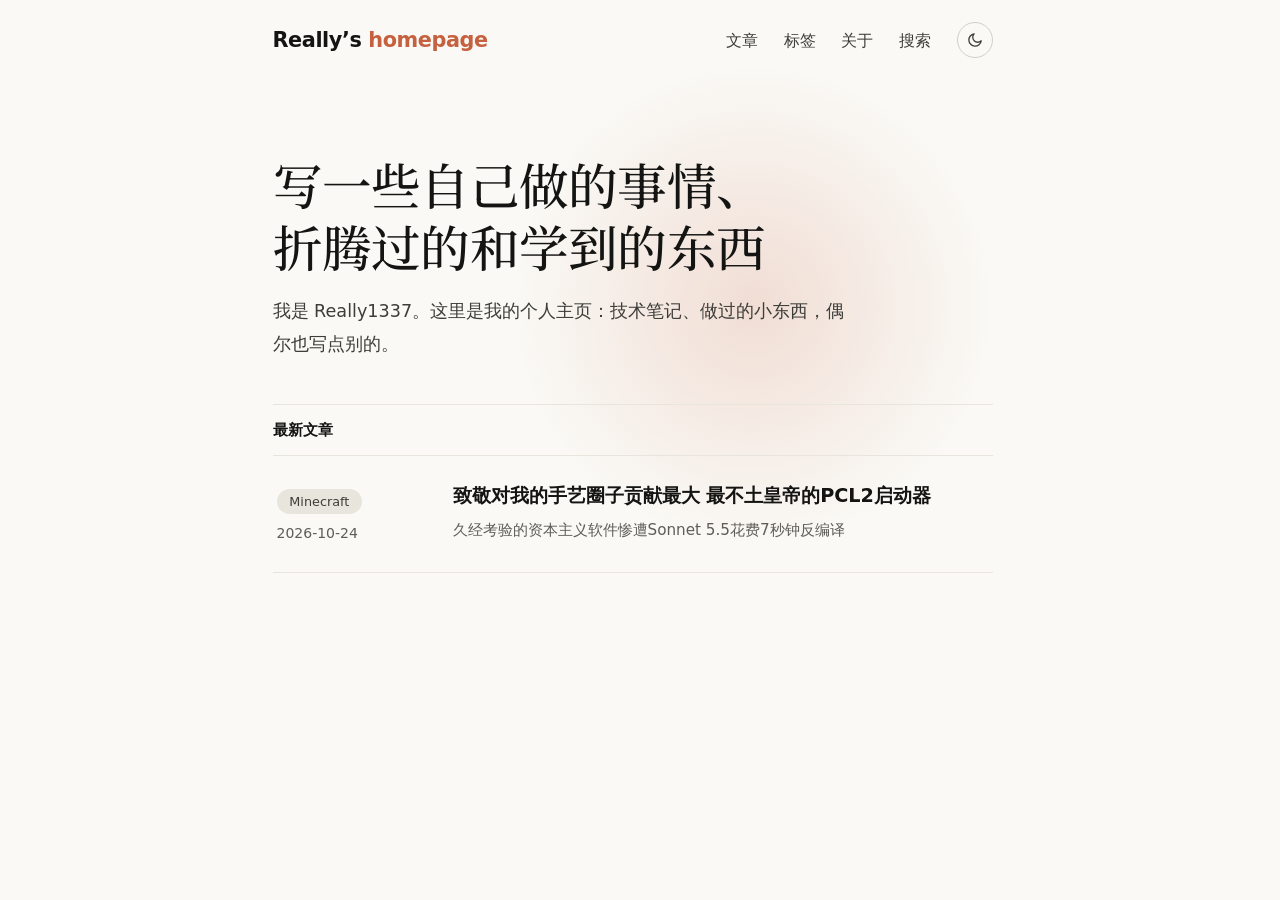
<file: index.html>
<!DOCTYPE html><html lang="zh-CN"><head><meta charset="utf-8"><meta name="viewport" content="width=device-width, initial-scale=1"><title>Really’s homepage</title><meta name="description" content="存一些互联网遗物的神笔站点"><link rel="canonical" href="https://blog.zelix.asia/"><link rel="icon" href="/favicon.svg" type="image/svg+xml"><link rel="stylesheet" href="/theme.css"><link rel="alternate" type="application/rss+xml" title="Really’s homepage" href="/rss.xml"><meta name="generator" content="Astro v7.4.2"><meta property="og:site_name" content="Really’s homepage"><meta property="og:type" content="website"><meta property="og:title" content="Really’s homepage"><meta property="og:description" content="存一些互联网遗物的神笔站点"><meta property="og:url" content="https://blog.zelix.asia/"><meta property="og:locale" content="zh_CN"><meta name="twitter:card" content="summary"><!-- 首屏前确定主题，避免深浅色闪烁 --><script>
      (() => {
        let t;
        try { t = localStorage.getItem('theme'); } catch (e) {}
        if (t !== 'light' && t !== 'dark') {
          t = matchMedia('(prefers-color-scheme: dark)').matches ? 'dark' : 'light';
        }
        document.documentElement.dataset.theme = t;
      })();
    </script><script>(() => {
  try {
    if (matchMedia('(prefers-reduced-motion: reduce)').matches) return;
    if (sessionStorage.getItem('intro-seen')) return;
    sessionStorage.setItem('intro-seen', '1');
    document.documentElement.setAttribute('data-intro', '');
  } catch (e) {}
})();</script><script type="module" src="https://static.cloudflareinsights.com/beacon.min.js" data-cf-beacon="{&quot;token&quot;:&quot;4199fdc0eb5447c7b97e935b108d85ac&quot;}"></script><link rel="stylesheet" href="/_astro/BaseLayout.n4ERacuw.css"></head><body><div class="intro" aria-hidden="true"><div class="intro-inner"><span class="wordmark">Really’s <span>homepage</span></span><span class="intro-line"></span></div></div><div class="nav-progress" aria-hidden="true"></div><script>
  (() => {
    const bar = document.querySelector('.nav-progress');
    if (!bar || matchMedia('(prefers-reduced-motion: reduce)').matches) return;

    const KEY = 'nav-progress';
    let resumeTimer;

    // 新页面：如果是从站内链接点过来的，从 70% 接着走完
    let resumed = false;
    try {
      resumed = sessionStorage.getItem(KEY) === '1';
      sessionStorage.removeItem(KEY);
    } catch (e) {}

    const finish = () => {
      clearTimeout(resumeTimer);
      bar.classList.add('is-done');
      setTimeout(() => bar.classList.remove('is-running', 'is-resumed', 'is-done'), 700);
    };

    if (resumed) {
      bar.classList.add('is-resumed');
      if (document.readyState === 'complete') requestAnimationFrame(finish);
      else window.addEventListener('load', () => requestAnimationFrame(finish), { once: true });
      resumeTimer = setTimeout(finish, 4000); // 兜底：资源卡住也要收尾
    }

    // 从 bfcache 返回时页面不会重新加载，不能让进度条停在半路
    window.addEventListener('pageshow', (event) => {
      if (event.persisted) bar.classList.remove('is-running', 'is-resumed', 'is-done');
    });

    document.addEventListener('click', (event) => {
      if (event.defaultPrevented || event.button !== 0 || event.ctrlKey || event.metaKey || event.shiftKey || event.altKey) return;
      const link = event.target instanceof Element ? event.target.closest('a[href]') : null;
      if (!link || link.hasAttribute('download') || (link.target && link.target !== '_self')) return;
      const url = new URL(link.href);
      if (url.origin !== location.origin) return;
      if (url.pathname === location.pathname && url.search === location.search) return; // 同页锚点
      if (/\.[^/]+$/.test(url.pathname) && !/\.html?$/.test(url.pathname)) return; // 下载文件、rss.xml 等
      bar.classList.remove('is-done', 'is-resumed');
      bar.classList.add('is-running');
      try {
        sessionStorage.setItem(KEY, '1');
      } catch (e) {}
      // 兜底：跳转被取消（比如按了 Esc）时，进度条不能一直挂着
      setTimeout(() => bar.classList.remove('is-running'), 10000);
    });
  })();
</script><a class="skip-link" href="#main">跳到正文</a><header class="site-header"><div class="container header-inner"><a class="wordmark" href="/" aria-label="Really’s homepage 首页">Really’s <span>homepage</span></a><nav aria-label="主导航"><ul class="nav"><li><a href="/posts/">文章</a></li><li><a href="/tags/">标签</a></li><li><a href="/about/">关于</a></li><li><a href="/search/">搜索</a></li><li><button id="theme-toggle" class="theme-toggle" type="button" aria-label="切换深色 / 浅色模式" title="切换深色 / 浅色模式"><svg class="icon icon-moon" viewBox="0 0 24 24" width="18" height="18" fill="none" stroke="currentColor" stroke-width="1.75" stroke-linecap="round" stroke-linejoin="round" aria-hidden="true" focusable="false"><path d="M20.25 13.1A8.25 8.25 0 1 1 10.9 3.75a6.6 6.6 0 0 0 9.35 9.35Z"/></svg><svg class="icon icon-sun" viewBox="0 0 24 24" width="18" height="18" fill="none" stroke="currentColor" stroke-width="1.75" stroke-linecap="round" stroke-linejoin="round" aria-hidden="true" focusable="false"><circle cx="12" cy="12" r="3.75"/><path d="M12 2.75v1.9M12 19.35v1.9M2.75 12h1.9M19.35 12h1.9M5.45 5.45l1.35 1.35M17.2 17.2l1.35 1.35M5.45 18.55l1.35-1.35M17.2 6.8l1.35-1.35"/></svg></button><script type="module">var e=document.documentElement,t=document.getElementById(`theme-toggle`),n=t=>{e.dataset.theme=t,window.dispatchEvent(new CustomEvent(`themechange`,{detail:t}))};t?.addEventListener(`click`,()=>{let t=e.dataset.theme===`dark`?`light`:`dark`;n(t);try{localStorage.setItem(`theme`,t)}catch{}}),matchMedia(`(prefers-color-scheme: dark)`).addEventListener(`change`,e=>{let t=null;try{t=localStorage.getItem(`theme`)}catch{}t!==`light`&&t!==`dark`&&n(e.matches?`dark`:`light`)});</script></li></ul></nav></div></header><main id="main" class="container"><section class="hero"><h1>写一些自己做的事情、折腾过的和学到的东西</h1><p class="lead">我是 Really1337。这里是我的个人主页：技术笔记、做过的小东西，偶尔也写点别的。</p></section><section class="latest"><div class="section-bar"><h2>最新文章</h2></div><ul class="post-rows"><li class="post-row"><a href="/posts/open-pcl-2-99-0-0/"><div class="post-row-meta"><span class="pill">Minecraft</span><time datetime="2026-10-24">2026-10-24</time></div><div class="post-row-body"><h3>致敬对我的手艺圈子贡献最大 最不土皇帝的PCL2启动器</h3><p>久经考验的资本主义软件惨遭Sonnet 5.5花费7秒钟反编译</p></div></a></li></ul></section></main></body></html>
</file>
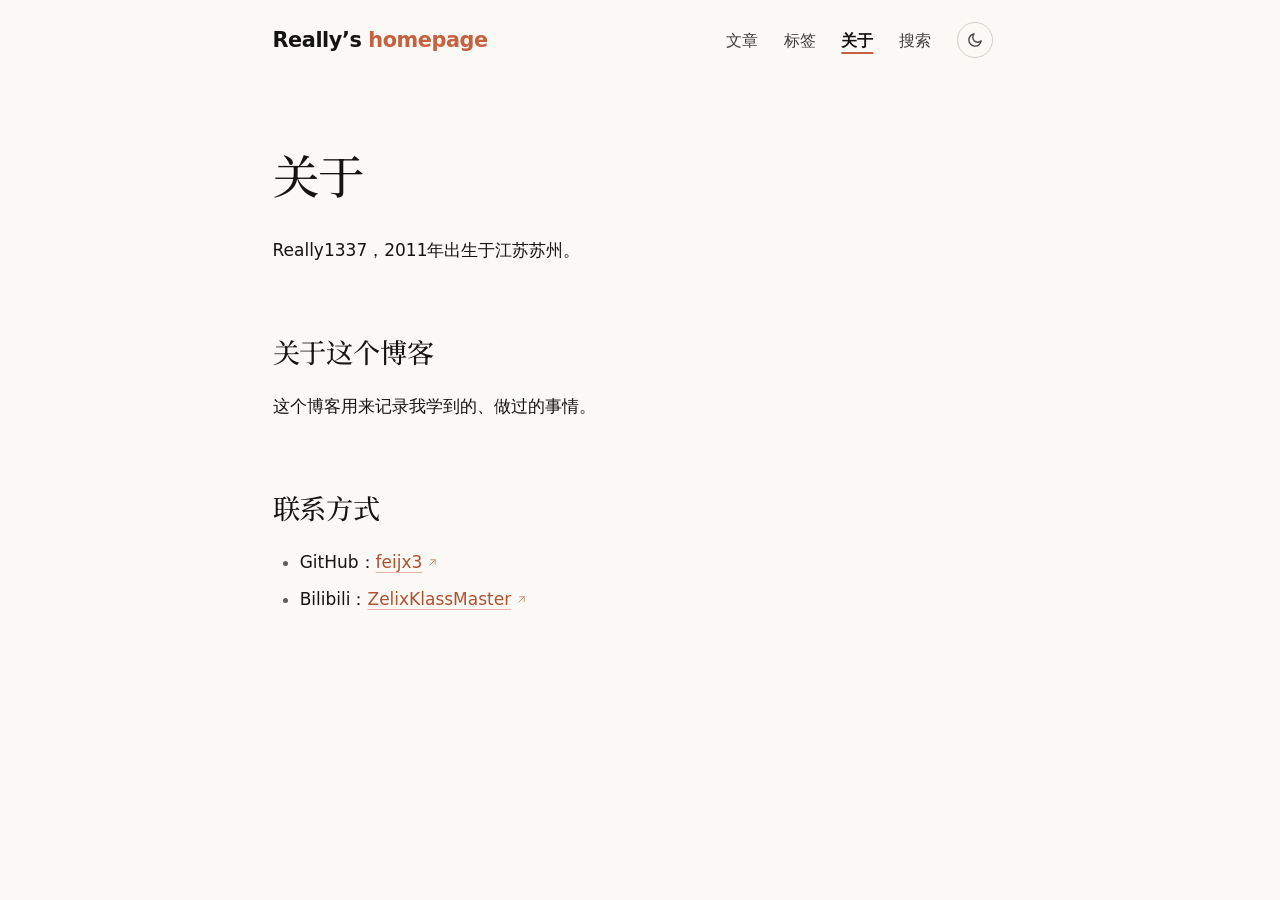
<file: about/index.html>
<!DOCTYPE html><html lang="zh-CN"><head><meta charset="utf-8"><meta name="viewport" content="width=device-width, initial-scale=1"><title>关于 · Really’s homepage</title><meta name="description" content="关于这个站点，以及Really1337。"><link rel="canonical" href="https://blog.zelix.asia/about/"><link rel="icon" href="/favicon.svg" type="image/svg+xml"><link rel="stylesheet" href="/theme.css"><link rel="alternate" type="application/rss+xml" title="Really’s homepage" href="/rss.xml"><meta name="generator" content="Astro v7.4.2"><meta property="og:site_name" content="Really’s homepage"><meta property="og:type" content="website"><meta property="og:title" content="关于"><meta property="og:description" content="关于这个站点，以及Really1337。"><meta property="og:url" content="https://blog.zelix.asia/about/"><meta property="og:locale" content="zh_CN"><meta name="twitter:card" content="summary"><!-- 首屏前确定主题，避免深浅色闪烁 --><script>
      (() => {
        let t;
        try { t = localStorage.getItem('theme'); } catch (e) {}
        if (t !== 'light' && t !== 'dark') {
          t = matchMedia('(prefers-color-scheme: dark)').matches ? 'dark' : 'light';
        }
        document.documentElement.dataset.theme = t;
      })();
    </script><script>(() => {
  try {
    if (matchMedia('(prefers-reduced-motion: reduce)').matches) return;
    if (sessionStorage.getItem('intro-seen')) return;
    sessionStorage.setItem('intro-seen', '1');
    document.documentElement.setAttribute('data-intro', '');
  } catch (e) {}
})();</script><script type="module" src="https://static.cloudflareinsights.com/beacon.min.js" data-cf-beacon="{&quot;token&quot;:&quot;4199fdc0eb5447c7b97e935b108d85ac&quot;}"></script><link rel="stylesheet" href="/_astro/BaseLayout.n4ERacuw.css"></head><body><div class="intro" aria-hidden="true"><div class="intro-inner"><span class="wordmark">Really’s <span>homepage</span></span><span class="intro-line"></span></div></div><div class="nav-progress" aria-hidden="true"></div><script>
  (() => {
    const bar = document.querySelector('.nav-progress');
    if (!bar || matchMedia('(prefers-reduced-motion: reduce)').matches) return;

    const KEY = 'nav-progress';
    let resumeTimer;

    // 新页面：如果是从站内链接点过来的，从 70% 接着走完
    let resumed = false;
    try {
      resumed = sessionStorage.getItem(KEY) === '1';
      sessionStorage.removeItem(KEY);
    } catch (e) {}

    const finish = () => {
      clearTimeout(resumeTimer);
      bar.classList.add('is-done');
      setTimeout(() => bar.classList.remove('is-running', 'is-resumed', 'is-done'), 700);
    };

    if (resumed) {
      bar.classList.add('is-resumed');
      if (document.readyState === 'complete') requestAnimationFrame(finish);
      else window.addEventListener('load', () => requestAnimationFrame(finish), { once: true });
      resumeTimer = setTimeout(finish, 4000); // 兜底：资源卡住也要收尾
    }

    // 从 bfcache 返回时页面不会重新加载，不能让进度条停在半路
    window.addEventListener('pageshow', (event) => {
      if (event.persisted) bar.classList.remove('is-running', 'is-resumed', 'is-done');
    });

    document.addEventListener('click', (event) => {
      if (event.defaultPrevented || event.button !== 0 || event.ctrlKey || event.metaKey || event.shiftKey || event.altKey) return;
      const link = event.target instanceof Element ? event.target.closest('a[href]') : null;
      if (!link || link.hasAttribute('download') || (link.target && link.target !== '_self')) return;
      const url = new URL(link.href);
      if (url.origin !== location.origin) return;
      if (url.pathname === location.pathname && url.search === location.search) return; // 同页锚点
      if (/\.[^/]+$/.test(url.pathname) && !/\.html?$/.test(url.pathname)) return; // 下载文件、rss.xml 等
      bar.classList.remove('is-done', 'is-resumed');
      bar.classList.add('is-running');
      try {
        sessionStorage.setItem(KEY, '1');
      } catch (e) {}
      // 兜底：跳转被取消（比如按了 Esc）时，进度条不能一直挂着
      setTimeout(() => bar.classList.remove('is-running'), 10000);
    });
  })();
</script><a class="skip-link" href="#main">跳到正文</a><header class="site-header"><div class="container header-inner"><a class="wordmark" href="/" aria-label="Really’s homepage 首页">Really’s <span>homepage</span></a><nav aria-label="主导航"><ul class="nav"><li><a href="/posts/">文章</a></li><li><a href="/tags/">标签</a></li><li><a href="/about/" aria-current="page">关于</a></li><li><a href="/search/">搜索</a></li><li><button id="theme-toggle" class="theme-toggle" type="button" aria-label="切换深色 / 浅色模式" title="切换深色 / 浅色模式"><svg class="icon icon-moon" viewBox="0 0 24 24" width="18" height="18" fill="none" stroke="currentColor" stroke-width="1.75" stroke-linecap="round" stroke-linejoin="round" aria-hidden="true" focusable="false"><path d="M20.25 13.1A8.25 8.25 0 1 1 10.9 3.75a6.6 6.6 0 0 0 9.35 9.35Z"/></svg><svg class="icon icon-sun" viewBox="0 0 24 24" width="18" height="18" fill="none" stroke="currentColor" stroke-width="1.75" stroke-linecap="round" stroke-linejoin="round" aria-hidden="true" focusable="false"><circle cx="12" cy="12" r="3.75"/><path d="M12 2.75v1.9M12 19.35v1.9M2.75 12h1.9M19.35 12h1.9M5.45 5.45l1.35 1.35M17.2 17.2l1.35 1.35M5.45 18.55l1.35-1.35M17.2 6.8l1.35-1.35"/></svg></button><script type="module">var e=document.documentElement,t=document.getElementById(`theme-toggle`),n=t=>{e.dataset.theme=t,window.dispatchEvent(new CustomEvent(`themechange`,{detail:t}))};t?.addEventListener(`click`,()=>{let t=e.dataset.theme===`dark`?`light`:`dark`;n(t);try{localStorage.setItem(`theme`,t)}catch{}}),matchMedia(`(prefers-color-scheme: dark)`).addEventListener(`change`,e=>{let t=null;try{t=localStorage.getItem(`theme`)}catch{}t!==`light`&&t!==`dark`&&n(e.matches?`dark`:`light`)});</script></li></ul></nav></div></header><main id="main" class="container"><article data-pagefind-body><header class="page-header"><h1 class="page-title">关于</h1></header><div class="prose"><p>Really1337，2011年出生于江苏苏州。</p>
<h2 id="关于这个博客">关于这个博客</h2>
<p>这个博客用来记录我学到的、做过的事情。</p>
<h2 id="联系方式">联系方式</h2>
<ul>
<li>GitHub：<a href="https://github.com/feijx3">feijx3</a></li>
<li>Bilibili：<a href="https://space.bilibili.com/3493091596044389">ZelixKlassMaster</a></li>
</ul>
</div></article></main></body></html>
</file>
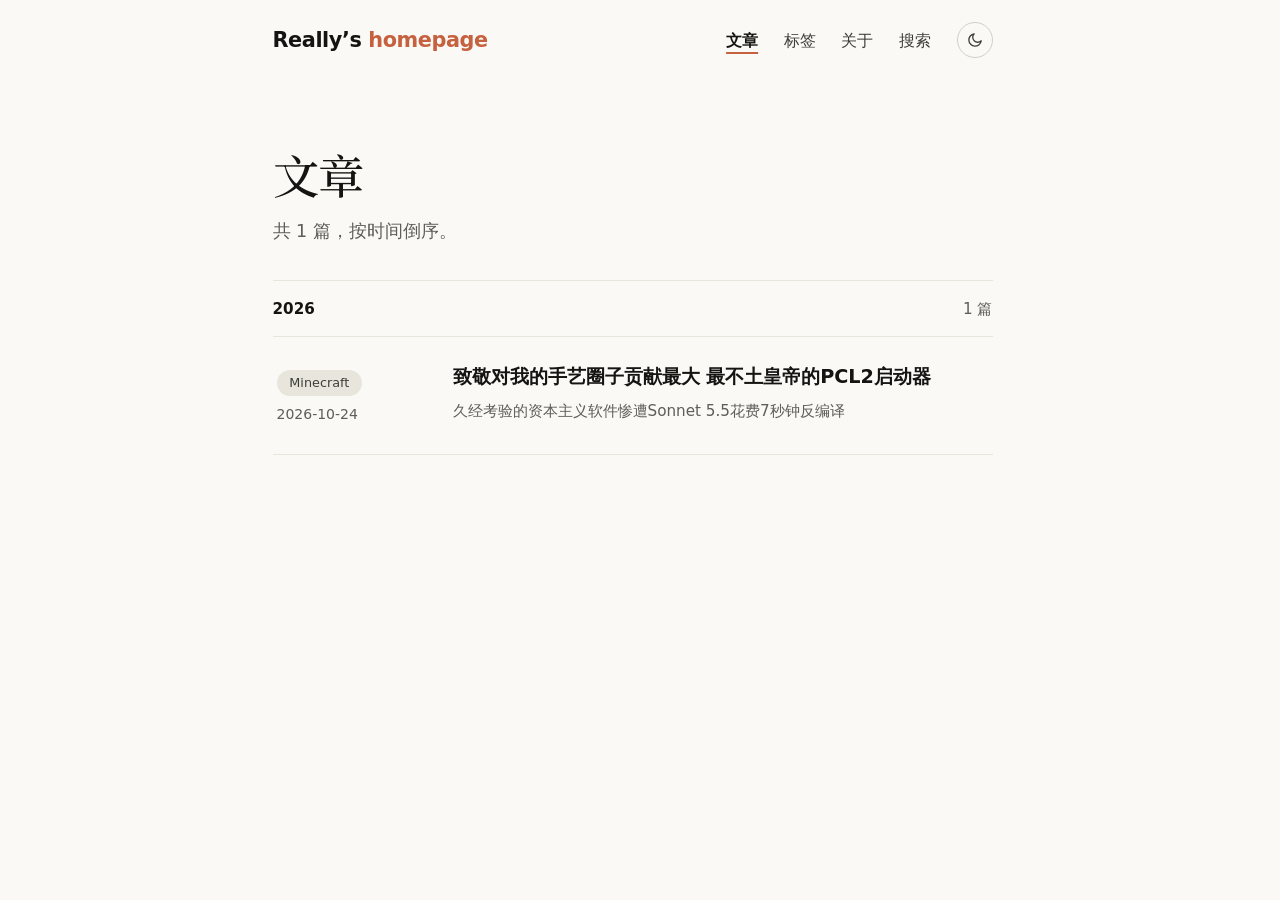
<file: posts/index.html>
<!DOCTYPE html><html lang="zh-CN"><head><meta charset="utf-8"><meta name="viewport" content="width=device-width, initial-scale=1"><title>文章 · Really’s homepage</title><meta name="description" content="所有文章，按年份归档。"><link rel="canonical" href="https://blog.zelix.asia/posts/"><link rel="icon" href="/favicon.svg" type="image/svg+xml"><link rel="stylesheet" href="/theme.css"><link rel="alternate" type="application/rss+xml" title="Really’s homepage" href="/rss.xml"><meta name="generator" content="Astro v7.4.2"><meta property="og:site_name" content="Really’s homepage"><meta property="og:type" content="website"><meta property="og:title" content="文章"><meta property="og:description" content="所有文章，按年份归档。"><meta property="og:url" content="https://blog.zelix.asia/posts/"><meta property="og:locale" content="zh_CN"><meta name="twitter:card" content="summary"><!-- 首屏前确定主题，避免深浅色闪烁 --><script>
      (() => {
        let t;
        try { t = localStorage.getItem('theme'); } catch (e) {}
        if (t !== 'light' && t !== 'dark') {
          t = matchMedia('(prefers-color-scheme: dark)').matches ? 'dark' : 'light';
        }
        document.documentElement.dataset.theme = t;
      })();
    </script><script>(() => {
  try {
    if (matchMedia('(prefers-reduced-motion: reduce)').matches) return;
    if (sessionStorage.getItem('intro-seen')) return;
    sessionStorage.setItem('intro-seen', '1');
    document.documentElement.setAttribute('data-intro', '');
  } catch (e) {}
})();</script><script type="module" src="https://static.cloudflareinsights.com/beacon.min.js" data-cf-beacon="{&quot;token&quot;:&quot;4199fdc0eb5447c7b97e935b108d85ac&quot;}"></script><link rel="stylesheet" href="/_astro/BaseLayout.n4ERacuw.css"></head><body><div class="intro" aria-hidden="true"><div class="intro-inner"><span class="wordmark">Really’s <span>homepage</span></span><span class="intro-line"></span></div></div><div class="nav-progress" aria-hidden="true"></div><script>
  (() => {
    const bar = document.querySelector('.nav-progress');
    if (!bar || matchMedia('(prefers-reduced-motion: reduce)').matches) return;

    const KEY = 'nav-progress';
    let resumeTimer;

    // 新页面：如果是从站内链接点过来的，从 70% 接着走完
    let resumed = false;
    try {
      resumed = sessionStorage.getItem(KEY) === '1';
      sessionStorage.removeItem(KEY);
    } catch (e) {}

    const finish = () => {
      clearTimeout(resumeTimer);
      bar.classList.add('is-done');
      setTimeout(() => bar.classList.remove('is-running', 'is-resumed', 'is-done'), 700);
    };

    if (resumed) {
      bar.classList.add('is-resumed');
      if (document.readyState === 'complete') requestAnimationFrame(finish);
      else window.addEventListener('load', () => requestAnimationFrame(finish), { once: true });
      resumeTimer = setTimeout(finish, 4000); // 兜底：资源卡住也要收尾
    }

    // 从 bfcache 返回时页面不会重新加载，不能让进度条停在半路
    window.addEventListener('pageshow', (event) => {
      if (event.persisted) bar.classList.remove('is-running', 'is-resumed', 'is-done');
    });

    document.addEventListener('click', (event) => {
      if (event.defaultPrevented || event.button !== 0 || event.ctrlKey || event.metaKey || event.shiftKey || event.altKey) return;
      const link = event.target instanceof Element ? event.target.closest('a[href]') : null;
      if (!link || link.hasAttribute('download') || (link.target && link.target !== '_self')) return;
      const url = new URL(link.href);
      if (url.origin !== location.origin) return;
      if (url.pathname === location.pathname && url.search === location.search) return; // 同页锚点
      if (/\.[^/]+$/.test(url.pathname) && !/\.html?$/.test(url.pathname)) return; // 下载文件、rss.xml 等
      bar.classList.remove('is-done', 'is-resumed');
      bar.classList.add('is-running');
      try {
        sessionStorage.setItem(KEY, '1');
      } catch (e) {}
      // 兜底：跳转被取消（比如按了 Esc）时，进度条不能一直挂着
      setTimeout(() => bar.classList.remove('is-running'), 10000);
    });
  })();
</script><a class="skip-link" href="#main">跳到正文</a><header class="site-header"><div class="container header-inner"><a class="wordmark" href="/" aria-label="Really’s homepage 首页">Really’s <span>homepage</span></a><nav aria-label="主导航"><ul class="nav"><li><a href="/posts/" aria-current="page">文章</a></li><li><a href="/tags/">标签</a></li><li><a href="/about/">关于</a></li><li><a href="/search/">搜索</a></li><li><button id="theme-toggle" class="theme-toggle" type="button" aria-label="切换深色 / 浅色模式" title="切换深色 / 浅色模式"><svg class="icon icon-moon" viewBox="0 0 24 24" width="18" height="18" fill="none" stroke="currentColor" stroke-width="1.75" stroke-linecap="round" stroke-linejoin="round" aria-hidden="true" focusable="false"><path d="M20.25 13.1A8.25 8.25 0 1 1 10.9 3.75a6.6 6.6 0 0 0 9.35 9.35Z"/></svg><svg class="icon icon-sun" viewBox="0 0 24 24" width="18" height="18" fill="none" stroke="currentColor" stroke-width="1.75" stroke-linecap="round" stroke-linejoin="round" aria-hidden="true" focusable="false"><circle cx="12" cy="12" r="3.75"/><path d="M12 2.75v1.9M12 19.35v1.9M2.75 12h1.9M19.35 12h1.9M5.45 5.45l1.35 1.35M17.2 17.2l1.35 1.35M5.45 18.55l1.35-1.35M17.2 6.8l1.35-1.35"/></svg></button><script type="module">var e=document.documentElement,t=document.getElementById(`theme-toggle`),n=t=>{e.dataset.theme=t,window.dispatchEvent(new CustomEvent(`themechange`,{detail:t}))};t?.addEventListener(`click`,()=>{let t=e.dataset.theme===`dark`?`light`:`dark`;n(t);try{localStorage.setItem(`theme`,t)}catch{}}),matchMedia(`(prefers-color-scheme: dark)`).addEventListener(`change`,e=>{let t=null;try{t=localStorage.getItem(`theme`)}catch{}t!==`light`&&t!==`dark`&&n(e.matches?`dark`:`light`)});</script></li></ul></nav></div></header><main id="main" class="container"><header class="page-header"><h1 class="page-title">文章</h1><p class="page-lead">共 1 篇，按时间倒序。</p></header><section class="year-group"><div class="section-bar"><h2>2026</h2><span>1 篇</span></div><ul class="post-rows"><li class="post-row"><a href="/posts/open-pcl-2-99-0-0/"><div class="post-row-meta"><span class="pill">Minecraft</span><time datetime="2026-10-24">2026-10-24</time></div><div class="post-row-body"><h3>致敬对我的手艺圈子贡献最大 最不土皇帝的PCL2启动器</h3><p>久经考验的资本主义软件惨遭Sonnet 5.5花费7秒钟反编译</p></div></a></li></ul></section></main></body></html>
</file>
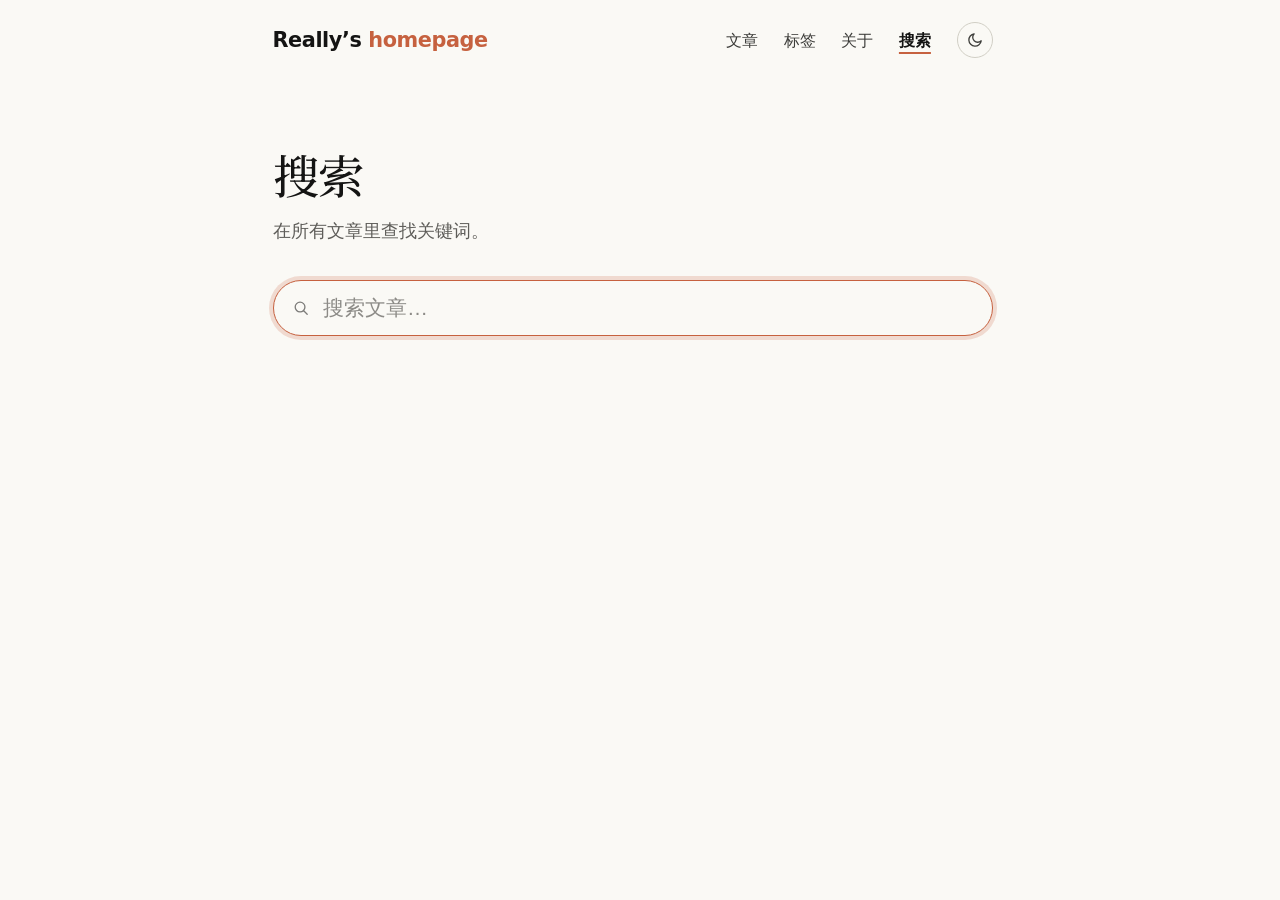
<file: search/index.html>
<!DOCTYPE html><html lang="zh-CN"><head><meta charset="utf-8"><meta name="viewport" content="width=device-width, initial-scale=1"><title>搜索 · Really’s homepage</title><meta name="description" content="搜索本站文章。"><link rel="canonical" href="https://blog.zelix.asia/search/"><meta name="robots" content="noindex"><link rel="icon" href="/favicon.svg" type="image/svg+xml"><link rel="stylesheet" href="/theme.css"><link rel="alternate" type="application/rss+xml" title="Really’s homepage" href="/rss.xml"><meta name="generator" content="Astro v7.4.2"><meta property="og:site_name" content="Really’s homepage"><meta property="og:type" content="website"><meta property="og:title" content="搜索"><meta property="og:description" content="搜索本站文章。"><meta property="og:url" content="https://blog.zelix.asia/search/"><meta property="og:locale" content="zh_CN"><meta name="twitter:card" content="summary"><!-- 首屏前确定主题，避免深浅色闪烁 --><script>
      (() => {
        let t;
        try { t = localStorage.getItem('theme'); } catch (e) {}
        if (t !== 'light' && t !== 'dark') {
          t = matchMedia('(prefers-color-scheme: dark)').matches ? 'dark' : 'light';
        }
        document.documentElement.dataset.theme = t;
      })();
    </script><script>(() => {
  try {
    if (matchMedia('(prefers-reduced-motion: reduce)').matches) return;
    if (sessionStorage.getItem('intro-seen')) return;
    sessionStorage.setItem('intro-seen', '1');
    document.documentElement.setAttribute('data-intro', '');
  } catch (e) {}
})();</script><link rel="stylesheet" href="/pagefind/pagefind-ui.css"><script type="module" src="https://static.cloudflareinsights.com/beacon.min.js" data-cf-beacon="{&quot;token&quot;:&quot;4199fdc0eb5447c7b97e935b108d85ac&quot;}"></script><link rel="stylesheet" href="/_astro/BaseLayout.n4ERacuw.css"></head><body><div class="intro" aria-hidden="true"><div class="intro-inner"><span class="wordmark">Really’s <span>homepage</span></span><span class="intro-line"></span></div></div><div class="nav-progress" aria-hidden="true"></div><script>
  (() => {
    const bar = document.querySelector('.nav-progress');
    if (!bar || matchMedia('(prefers-reduced-motion: reduce)').matches) return;

    const KEY = 'nav-progress';
    let resumeTimer;

    // 新页面：如果是从站内链接点过来的，从 70% 接着走完
    let resumed = false;
    try {
      resumed = sessionStorage.getItem(KEY) === '1';
      sessionStorage.removeItem(KEY);
    } catch (e) {}

    const finish = () => {
      clearTimeout(resumeTimer);
      bar.classList.add('is-done');
      setTimeout(() => bar.classList.remove('is-running', 'is-resumed', 'is-done'), 700);
    };

    if (resumed) {
      bar.classList.add('is-resumed');
      if (document.readyState === 'complete') requestAnimationFrame(finish);
      else window.addEventListener('load', () => requestAnimationFrame(finish), { once: true });
      resumeTimer = setTimeout(finish, 4000); // 兜底：资源卡住也要收尾
    }

    // 从 bfcache 返回时页面不会重新加载，不能让进度条停在半路
    window.addEventListener('pageshow', (event) => {
      if (event.persisted) bar.classList.remove('is-running', 'is-resumed', 'is-done');
    });

    document.addEventListener('click', (event) => {
      if (event.defaultPrevented || event.button !== 0 || event.ctrlKey || event.metaKey || event.shiftKey || event.altKey) return;
      const link = event.target instanceof Element ? event.target.closest('a[href]') : null;
      if (!link || link.hasAttribute('download') || (link.target && link.target !== '_self')) return;
      const url = new URL(link.href);
      if (url.origin !== location.origin) return;
      if (url.pathname === location.pathname && url.search === location.search) return; // 同页锚点
      if (/\.[^/]+$/.test(url.pathname) && !/\.html?$/.test(url.pathname)) return; // 下载文件、rss.xml 等
      bar.classList.remove('is-done', 'is-resumed');
      bar.classList.add('is-running');
      try {
        sessionStorage.setItem(KEY, '1');
      } catch (e) {}
      // 兜底：跳转被取消（比如按了 Esc）时，进度条不能一直挂着
      setTimeout(() => bar.classList.remove('is-running'), 10000);
    });
  })();
</script><a class="skip-link" href="#main">跳到正文</a><header class="site-header"><div class="container header-inner"><a class="wordmark" href="/" aria-label="Really’s homepage 首页">Really’s <span>homepage</span></a><nav aria-label="主导航"><ul class="nav"><li><a href="/posts/">文章</a></li><li><a href="/tags/">标签</a></li><li><a href="/about/">关于</a></li><li><a href="/search/" aria-current="page">搜索</a></li><li><button id="theme-toggle" class="theme-toggle" type="button" aria-label="切换深色 / 浅色模式" title="切换深色 / 浅色模式"><svg class="icon icon-moon" viewBox="0 0 24 24" width="18" height="18" fill="none" stroke="currentColor" stroke-width="1.75" stroke-linecap="round" stroke-linejoin="round" aria-hidden="true" focusable="false"><path d="M20.25 13.1A8.25 8.25 0 1 1 10.9 3.75a6.6 6.6 0 0 0 9.35 9.35Z"/></svg><svg class="icon icon-sun" viewBox="0 0 24 24" width="18" height="18" fill="none" stroke="currentColor" stroke-width="1.75" stroke-linecap="round" stroke-linejoin="round" aria-hidden="true" focusable="false"><circle cx="12" cy="12" r="3.75"/><path d="M12 2.75v1.9M12 19.35v1.9M2.75 12h1.9M19.35 12h1.9M5.45 5.45l1.35 1.35M17.2 17.2l1.35 1.35M5.45 18.55l1.35-1.35M17.2 6.8l1.35-1.35"/></svg></button><script type="module">var e=document.documentElement,t=document.getElementById(`theme-toggle`),n=t=>{e.dataset.theme=t,window.dispatchEvent(new CustomEvent(`themechange`,{detail:t}))};t?.addEventListener(`click`,()=>{let t=e.dataset.theme===`dark`?`light`:`dark`;n(t);try{localStorage.setItem(`theme`,t)}catch{}}),matchMedia(`(prefers-color-scheme: dark)`).addEventListener(`change`,e=>{let t=null;try{t=localStorage.getItem(`theme`)}catch{}t!==`light`&&t!==`dark`&&n(e.matches?`dark`:`light`)});</script></li></ul></nav></div></header><main id="main" class="container"><header class="page-header"><h1 class="page-title">搜索</h1><p class="page-lead">在所有文章里查找关键词。</p></header><div id="search" class="search-box"></div><script src="/pagefind/pagefind-ui.js"></script><script>(function(){const hasIndex = true;

    window.addEventListener('DOMContentLoaded', () => {
      const el = document.getElementById('search');
      if (!hasIndex || typeof PagefindUI === 'undefined') {
        el.innerHTML = '<p class="muted">搜索索引在执行 <code>npm run build</code> 之后才会生成，开发模式下不可用。</p>';
        return;
      }
      new PagefindUI({
        element: '#search',
        showImages: false,
        showSubResults: true,
        excerptLength: 40,
        resetStyles: false,
        translations: {
          placeholder: '搜索文章…',
          clear_search: '清除',
          load_more: '加载更多结果',
          search_label: '搜索本站',
          filters_label: '筛选',
          zero_results: '没有找到与「[SEARCH_TERM]」相关的内容',
          many_results: '找到 [COUNT] 条与「[SEARCH_TERM]」相关的结果',
          one_result: '找到 [COUNT] 条与「[SEARCH_TERM]」相关的结果',
          alt_search: '没有找到「[SEARCH_TERM]」，改为显示「[DIFFERENT_TERM]」的结果',
          search_suggestion: '没有找到「[SEARCH_TERM]」，试试：',
          searching: '正在搜索「[SEARCH_TERM]」…',
        },
      });
      const input = el.querySelector('input');
      const q = new URLSearchParams(location.search).get('q');
      if (input) {
        if (q) {
          input.value = q;
          input.dispatchEvent(new Event('input', { bubbles: true }));
        }
        input.focus();
      }
    });
  })();</script></main></body></html>
</file>
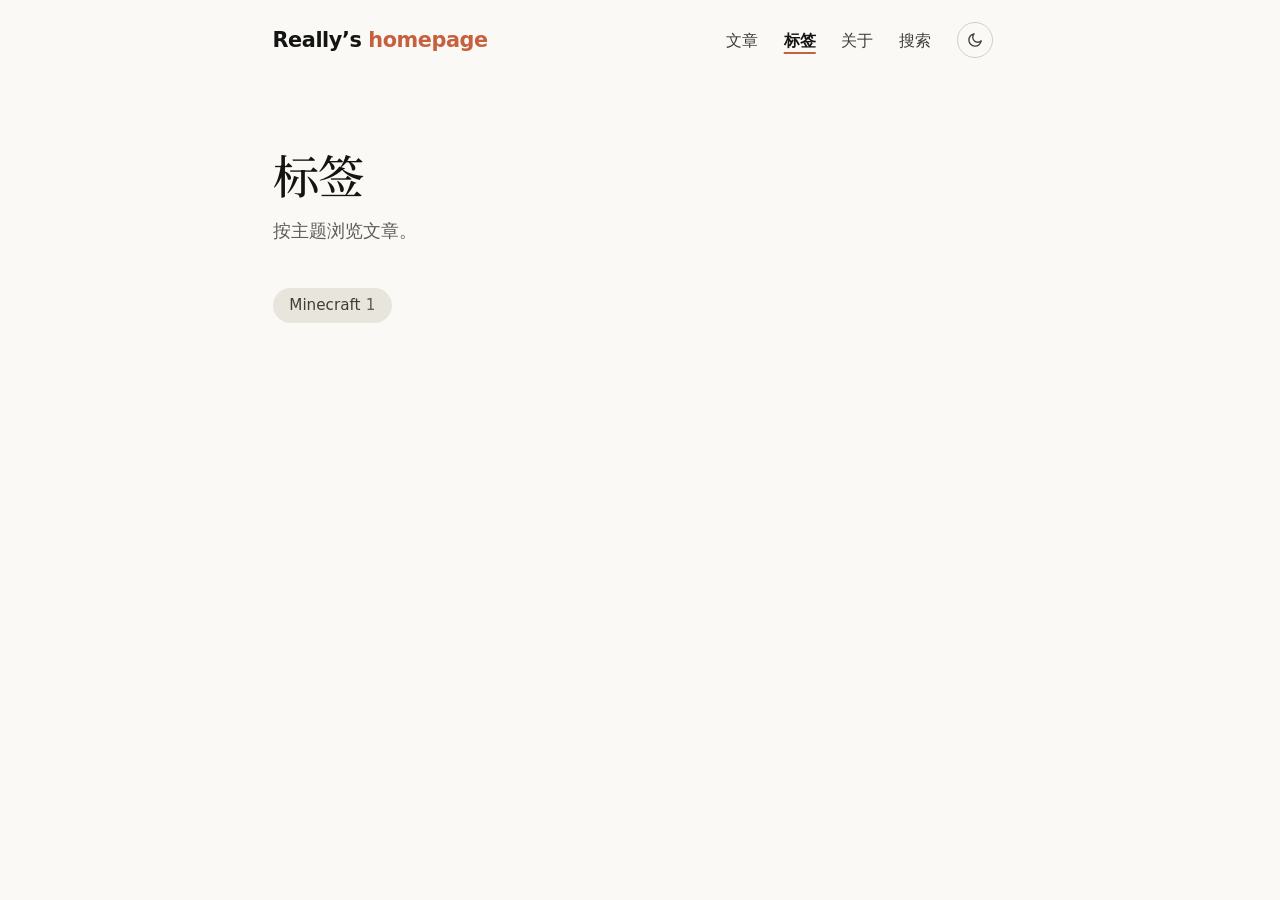
<file: tags/index.html>
<!DOCTYPE html><html lang="zh-CN"><head><meta charset="utf-8"><meta name="viewport" content="width=device-width, initial-scale=1"><title>标签 · Really’s homepage</title><meta name="description" content="按标签浏览文章。"><link rel="canonical" href="https://blog.zelix.asia/tags/"><link rel="icon" href="/favicon.svg" type="image/svg+xml"><link rel="stylesheet" href="/theme.css"><link rel="alternate" type="application/rss+xml" title="Really’s homepage" href="/rss.xml"><meta name="generator" content="Astro v7.4.2"><meta property="og:site_name" content="Really’s homepage"><meta property="og:type" content="website"><meta property="og:title" content="标签"><meta property="og:description" content="按标签浏览文章。"><meta property="og:url" content="https://blog.zelix.asia/tags/"><meta property="og:locale" content="zh_CN"><meta name="twitter:card" content="summary"><!-- 首屏前确定主题，避免深浅色闪烁 --><script>
      (() => {
        let t;
        try { t = localStorage.getItem('theme'); } catch (e) {}
        if (t !== 'light' && t !== 'dark') {
          t = matchMedia('(prefers-color-scheme: dark)').matches ? 'dark' : 'light';
        }
        document.documentElement.dataset.theme = t;
      })();
    </script><script>(() => {
  try {
    if (matchMedia('(prefers-reduced-motion: reduce)').matches) return;
    if (sessionStorage.getItem('intro-seen')) return;
    sessionStorage.setItem('intro-seen', '1');
    document.documentElement.setAttribute('data-intro', '');
  } catch (e) {}
})();</script><script type="module" src="https://static.cloudflareinsights.com/beacon.min.js" data-cf-beacon="{&quot;token&quot;:&quot;4199fdc0eb5447c7b97e935b108d85ac&quot;}"></script><link rel="stylesheet" href="/_astro/BaseLayout.n4ERacuw.css"></head><body><div class="intro" aria-hidden="true"><div class="intro-inner"><span class="wordmark">Really’s <span>homepage</span></span><span class="intro-line"></span></div></div><div class="nav-progress" aria-hidden="true"></div><script>
  (() => {
    const bar = document.querySelector('.nav-progress');
    if (!bar || matchMedia('(prefers-reduced-motion: reduce)').matches) return;

    const KEY = 'nav-progress';
    let resumeTimer;

    // 新页面：如果是从站内链接点过来的，从 70% 接着走完
    let resumed = false;
    try {
      resumed = sessionStorage.getItem(KEY) === '1';
      sessionStorage.removeItem(KEY);
    } catch (e) {}

    const finish = () => {
      clearTimeout(resumeTimer);
      bar.classList.add('is-done');
      setTimeout(() => bar.classList.remove('is-running', 'is-resumed', 'is-done'), 700);
    };

    if (resumed) {
      bar.classList.add('is-resumed');
      if (document.readyState === 'complete') requestAnimationFrame(finish);
      else window.addEventListener('load', () => requestAnimationFrame(finish), { once: true });
      resumeTimer = setTimeout(finish, 4000); // 兜底：资源卡住也要收尾
    }

    // 从 bfcache 返回时页面不会重新加载，不能让进度条停在半路
    window.addEventListener('pageshow', (event) => {
      if (event.persisted) bar.classList.remove('is-running', 'is-resumed', 'is-done');
    });

    document.addEventListener('click', (event) => {
      if (event.defaultPrevented || event.button !== 0 || event.ctrlKey || event.metaKey || event.shiftKey || event.altKey) return;
      const link = event.target instanceof Element ? event.target.closest('a[href]') : null;
      if (!link || link.hasAttribute('download') || (link.target && link.target !== '_self')) return;
      const url = new URL(link.href);
      if (url.origin !== location.origin) return;
      if (url.pathname === location.pathname && url.search === location.search) return; // 同页锚点
      if (/\.[^/]+$/.test(url.pathname) && !/\.html?$/.test(url.pathname)) return; // 下载文件、rss.xml 等
      bar.classList.remove('is-done', 'is-resumed');
      bar.classList.add('is-running');
      try {
        sessionStorage.setItem(KEY, '1');
      } catch (e) {}
      // 兜底：跳转被取消（比如按了 Esc）时，进度条不能一直挂着
      setTimeout(() => bar.classList.remove('is-running'), 10000);
    });
  })();
</script><a class="skip-link" href="#main">跳到正文</a><header class="site-header"><div class="container header-inner"><a class="wordmark" href="/" aria-label="Really’s homepage 首页">Really’s <span>homepage</span></a><nav aria-label="主导航"><ul class="nav"><li><a href="/posts/">文章</a></li><li><a href="/tags/" aria-current="page">标签</a></li><li><a href="/about/">关于</a></li><li><a href="/search/">搜索</a></li><li><button id="theme-toggle" class="theme-toggle" type="button" aria-label="切换深色 / 浅色模式" title="切换深色 / 浅色模式"><svg class="icon icon-moon" viewBox="0 0 24 24" width="18" height="18" fill="none" stroke="currentColor" stroke-width="1.75" stroke-linecap="round" stroke-linejoin="round" aria-hidden="true" focusable="false"><path d="M20.25 13.1A8.25 8.25 0 1 1 10.9 3.75a6.6 6.6 0 0 0 9.35 9.35Z"/></svg><svg class="icon icon-sun" viewBox="0 0 24 24" width="18" height="18" fill="none" stroke="currentColor" stroke-width="1.75" stroke-linecap="round" stroke-linejoin="round" aria-hidden="true" focusable="false"><circle cx="12" cy="12" r="3.75"/><path d="M12 2.75v1.9M12 19.35v1.9M2.75 12h1.9M19.35 12h1.9M5.45 5.45l1.35 1.35M17.2 17.2l1.35 1.35M5.45 18.55l1.35-1.35M17.2 6.8l1.35-1.35"/></svg></button><script type="module">var e=document.documentElement,t=document.getElementById(`theme-toggle`),n=t=>{e.dataset.theme=t,window.dispatchEvent(new CustomEvent(`themechange`,{detail:t}))};t?.addEventListener(`click`,()=>{let t=e.dataset.theme===`dark`?`light`:`dark`;n(t);try{localStorage.setItem(`theme`,t)}catch{}}),matchMedia(`(prefers-color-scheme: dark)`).addEventListener(`change`,e=>{let t=null;try{t=localStorage.getItem(`theme`)}catch{}t!==`light`&&t!==`dark`&&n(e.matches?`dark`:`light`)});</script></li></ul></nav></div></header><main id="main" class="container"><header class="page-header"><h1 class="page-title">标签</h1><p class="page-lead">按主题浏览文章。</p></header><ul class="tag-cloud"><li><a class="pill pill-lg" href="/tags/Minecraft/">Minecraft <span class="count">1</span></a></li></ul></main></body></html>
</file>
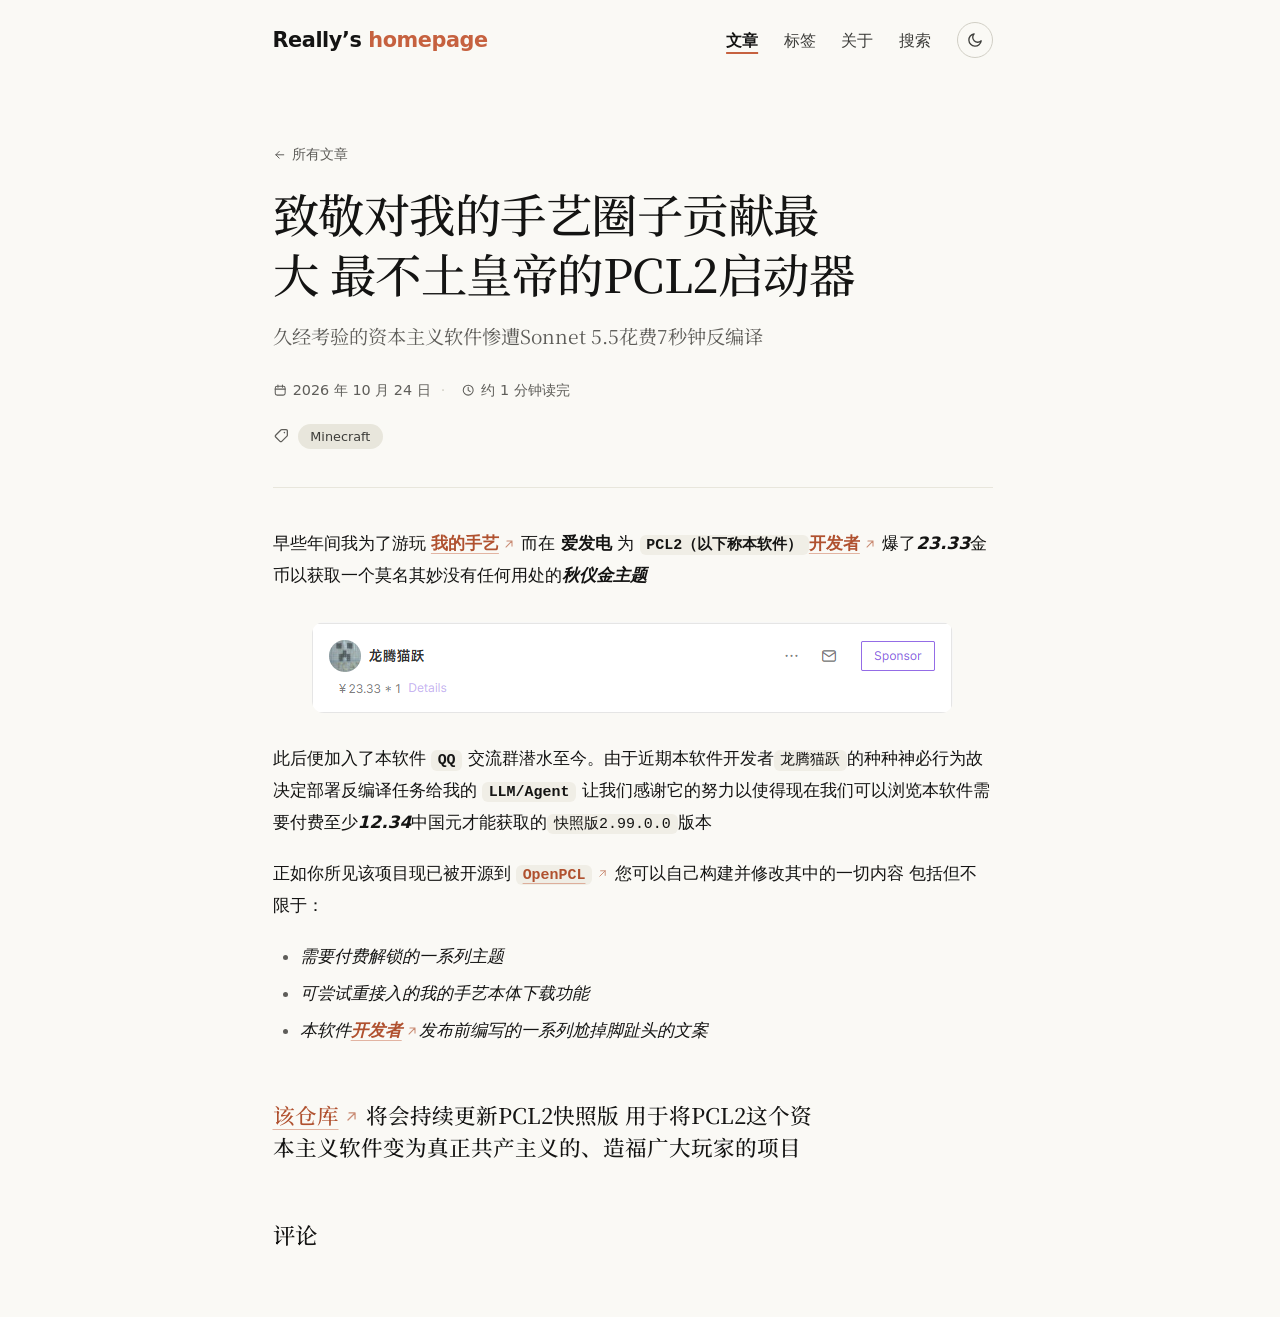
<file: posts/open-pcl-2-99-0-0/index.html>
<!DOCTYPE html><html lang="zh-CN"><head><meta charset="utf-8"><meta name="viewport" content="width=device-width, initial-scale=1"><title>致敬对我的手艺圈子贡献最大 最不土皇帝的PCL2启动器 · Really’s homepage</title><meta name="description" content="久经考验的资本主义软件惨遭Sonnet 5.5花费7秒钟反编译"><link rel="canonical" href="https://blog.zelix.asia/posts/open-pcl-2-99-0-0/"><link rel="icon" href="/favicon.svg" type="image/svg+xml"><link rel="stylesheet" href="/theme.css"><link rel="alternate" type="application/rss+xml" title="Really’s homepage" href="/rss.xml"><meta name="generator" content="Astro v7.4.2"><meta property="og:site_name" content="Really’s homepage"><meta property="og:type" content="article"><meta property="og:title" content="致敬对我的手艺圈子贡献最大 最不土皇帝的PCL2启动器"><meta property="og:description" content="久经考验的资本主义软件惨遭Sonnet 5.5花费7秒钟反编译"><meta property="og:url" content="https://blog.zelix.asia/posts/open-pcl-2-99-0-0/"><meta property="og:locale" content="zh_CN"><meta property="article:published_time" content="2026-10-24T00:00:00.000Z"><meta property="article:modified_time" content="2026-10-24T00:00:00.000Z"><meta name="twitter:card" content="summary"><!-- 首屏前确定主题，避免深浅色闪烁 --><script>
      (() => {
        let t;
        try { t = localStorage.getItem('theme'); } catch (e) {}
        if (t !== 'light' && t !== 'dark') {
          t = matchMedia('(prefers-color-scheme: dark)').matches ? 'dark' : 'light';
        }
        document.documentElement.dataset.theme = t;
      })();
    </script><script>(() => {
  try {
    if (matchMedia('(prefers-reduced-motion: reduce)').matches) return;
    if (sessionStorage.getItem('intro-seen')) return;
    sessionStorage.setItem('intro-seen', '1');
    document.documentElement.setAttribute('data-intro', '');
  } catch (e) {}
})();</script><script type="module" src="https://static.cloudflareinsights.com/beacon.min.js" data-cf-beacon="{&quot;token&quot;:&quot;4199fdc0eb5447c7b97e935b108d85ac&quot;}"></script><link rel="stylesheet" href="/_astro/BaseLayout.n4ERacuw.css"></head><body><div class="intro" aria-hidden="true"><div class="intro-inner"><span class="wordmark">Really’s <span>homepage</span></span><span class="intro-line"></span></div></div><div class="nav-progress" aria-hidden="true"></div><script>
  (() => {
    const bar = document.querySelector('.nav-progress');
    if (!bar || matchMedia('(prefers-reduced-motion: reduce)').matches) return;

    const KEY = 'nav-progress';
    let resumeTimer;

    // 新页面：如果是从站内链接点过来的，从 70% 接着走完
    let resumed = false;
    try {
      resumed = sessionStorage.getItem(KEY) === '1';
      sessionStorage.removeItem(KEY);
    } catch (e) {}

    const finish = () => {
      clearTimeout(resumeTimer);
      bar.classList.add('is-done');
      setTimeout(() => bar.classList.remove('is-running', 'is-resumed', 'is-done'), 700);
    };

    if (resumed) {
      bar.classList.add('is-resumed');
      if (document.readyState === 'complete') requestAnimationFrame(finish);
      else window.addEventListener('load', () => requestAnimationFrame(finish), { once: true });
      resumeTimer = setTimeout(finish, 4000); // 兜底：资源卡住也要收尾
    }

    // 从 bfcache 返回时页面不会重新加载，不能让进度条停在半路
    window.addEventListener('pageshow', (event) => {
      if (event.persisted) bar.classList.remove('is-running', 'is-resumed', 'is-done');
    });

    document.addEventListener('click', (event) => {
      if (event.defaultPrevented || event.button !== 0 || event.ctrlKey || event.metaKey || event.shiftKey || event.altKey) return;
      const link = event.target instanceof Element ? event.target.closest('a[href]') : null;
      if (!link || link.hasAttribute('download') || (link.target && link.target !== '_self')) return;
      const url = new URL(link.href);
      if (url.origin !== location.origin) return;
      if (url.pathname === location.pathname && url.search === location.search) return; // 同页锚点
      if (/\.[^/]+$/.test(url.pathname) && !/\.html?$/.test(url.pathname)) return; // 下载文件、rss.xml 等
      bar.classList.remove('is-done', 'is-resumed');
      bar.classList.add('is-running');
      try {
        sessionStorage.setItem(KEY, '1');
      } catch (e) {}
      // 兜底：跳转被取消（比如按了 Esc）时，进度条不能一直挂着
      setTimeout(() => bar.classList.remove('is-running'), 10000);
    });
  })();
</script><a class="skip-link" href="#main">跳到正文</a><header class="site-header"><div class="container header-inner"><a class="wordmark" href="/" aria-label="Really’s homepage 首页">Really’s <span>homepage</span></a><nav aria-label="主导航"><ul class="nav"><li><a href="/posts/" aria-current="page">文章</a></li><li><a href="/tags/">标签</a></li><li><a href="/about/">关于</a></li><li><a href="/search/">搜索</a></li><li><button id="theme-toggle" class="theme-toggle" type="button" aria-label="切换深色 / 浅色模式" title="切换深色 / 浅色模式"><svg class="icon icon-moon" viewBox="0 0 24 24" width="18" height="18" fill="none" stroke="currentColor" stroke-width="1.75" stroke-linecap="round" stroke-linejoin="round" aria-hidden="true" focusable="false"><path d="M20.25 13.1A8.25 8.25 0 1 1 10.9 3.75a6.6 6.6 0 0 0 9.35 9.35Z"/></svg><svg class="icon icon-sun" viewBox="0 0 24 24" width="18" height="18" fill="none" stroke="currentColor" stroke-width="1.75" stroke-linecap="round" stroke-linejoin="round" aria-hidden="true" focusable="false"><circle cx="12" cy="12" r="3.75"/><path d="M12 2.75v1.9M12 19.35v1.9M2.75 12h1.9M19.35 12h1.9M5.45 5.45l1.35 1.35M17.2 17.2l1.35 1.35M5.45 18.55l1.35-1.35M17.2 6.8l1.35-1.35"/></svg></button><script type="module">var e=document.documentElement,t=document.getElementById(`theme-toggle`),n=t=>{e.dataset.theme=t,window.dispatchEvent(new CustomEvent(`themechange`,{detail:t}))};t?.addEventListener(`click`,()=>{let t=e.dataset.theme===`dark`?`light`:`dark`;n(t);try{localStorage.setItem(`theme`,t)}catch{}}),matchMedia(`(prefers-color-scheme: dark)`).addEventListener(`change`,e=>{let t=null;try{t=localStorage.getItem(`theme`)}catch{}t!==`light`&&t!==`dark`&&n(e.matches?`dark`:`light`)});</script></li></ul></nav></div></header><main id="main" class="container"><article class="post" data-pagefind-body><header class="post-header"><p class="eyebrow"><a class="with-icon" href="/posts/"><svg class="icon icon-arrow-left" viewBox="0 0 24 24" width="1em" height="1em" fill="none" stroke="currentColor" stroke-width="1.75" stroke-linecap="round" stroke-linejoin="round" aria-hidden="true" focusable="false"><path d="M19 12H5M11 6l-6 6 6 6"/></svg>所有文章</a></p><h1>致敬对我的手艺圈子贡献最大 最不土皇帝的PCL2启动器</h1><p class="post-lead">久经考验的资本主义软件惨遭Sonnet 5.5花费7秒钟反编译</p><p class="post-meta"><span class="with-icon"><svg class="icon icon-calendar" viewBox="0 0 24 24" width="1em" height="1em" fill="none" stroke="currentColor" stroke-width="1.75" stroke-linecap="round" stroke-linejoin="round" aria-hidden="true" focusable="false"><rect x="3.75" y="5.5" width="16.5" height="14.75" rx="3.25"/><path d="M3.75 10.25h16.5M8.25 3.5v3.75M15.75 3.5v3.75"/></svg><time datetime="2026-10-24">2026 年 10 月 24 日</time></span><span class="with-icon"><svg class="icon icon-clock" viewBox="0 0 24 24" width="1em" height="1em" fill="none" stroke="currentColor" stroke-width="1.75" stroke-linecap="round" stroke-linejoin="round" aria-hidden="true" focusable="false"><circle cx="12" cy="12" r="8.25"/><path d="M12 7.25v5l3.25 1.9"/></svg>约 1 分钟读完</span></p><ul class="tag-list" aria-label="标签"><li class="tag-list-icon" aria-hidden="true"><svg class="icon icon-tag" viewBox="0 0 24 24" width="1em" height="1em" fill="none" stroke="currentColor" stroke-width="1.75" stroke-linecap="round" stroke-linejoin="round" aria-hidden="true" focusable="false"><path d="M12.4 3.75h6.1a1.75 1.75 0 0 1 1.75 1.75v6.1c0 .46-.18.9-.51 1.24l-7.4 7.4a1.75 1.75 0 0 1-2.48 0l-6.1-6.1a1.75 1.75 0 0 1 0-2.48l7.4-7.4c.33-.33.78-.51 1.24-.51Z"/><circle cx="16.1" cy="7.9" r="1.1" fill="currentColor" stroke="none"/></svg></li><li><a class="pill" href="/tags/Minecraft/">Minecraft</a></li></ul></header><div class="post-body"><script type="module">var e=[...document.querySelectorAll(`.toc a[href^="#"]`)],t=[...new Set(e.map(e=>decodeURIComponent(e.hash.slice(1))))].map(e=>document.getElementById(e)).filter(e=>e!==null);if(e.length&&t.length){let n=!1,r=()=>{n=!1;let r=null;for(let e of t)if(e.getBoundingClientRect().top<=120)r=e;else break;window.innerHeight+window.scrollY>=document.documentElement.scrollHeight-2&&(r=t[t.length-1]);let i=r?.id??null;for(let t of e){let e=i!==null&&decodeURIComponent(t.hash.slice(1))===i;t.classList.toggle(`is-active`,e),e?t.setAttribute(`aria-current`,`location`):t.removeAttribute(`aria-current`)}let a=document.querySelector(`.toc-sticky`),o=a?.querySelector(`a.is-active`);if(a&&o){let e=o.offsetTop;(e<a.scrollTop||e>a.scrollTop+a.clientHeight-48)&&a.scrollTo({top:Math.max(0,e-a.clientHeight/2)})}},i=()=>{n||(n=!0,requestAnimationFrame(r))};window.addEventListener(`scroll`,i,{passive:!0}),window.addEventListener(`resize`,i),r()}</script><div class="prose"><p>早些年间我为了游玩 <strong><a href="https://en.wikipedia.org/wiki/Minecraft">我的手艺</a></strong> 而在 <strong>爱发电</strong> 为 <strong><code>PCL2（以下称本软件）</code></strong><a href="https://afdian.com/a/LTCat"><strong>开发者</strong></a> 爆了<em><strong>23.33</strong></em>金币以获取一个莫名其妙没有任何用处的<em><strong>秋仪金主题</strong></em><img src="/images/%7B23156E64-5CCC-4A78-BA74-9A4BA0578EDB%7D.png" alt=""></p>
<p>此后便加入了本软件 <strong><code>QQ</code></strong> 交流群潜水至今。由于近期本软件开发者<code>龙腾猫跃</code>的种种神必行为故决定部署反编译任务给我的 <strong><code>LLM/Agent</code></strong> 让我们感谢它的努力以使得现在我们可以浏览本软件需要付费至少<em><strong>12.34</strong></em>中国元才能获取的<code>快照版2.99.0.0</code>版本</p>
<p>正如你所见该项目现已被开源到 <strong><a href="https://github.com/feijx3/OpenPCL"><code>OpenPCL</code></a></strong> 您可以自己构建并修改其中的一切内容 包括但不限于：</p>
<ul>
<li><em>需要付费解锁的一系列主题</em></li>
<li><em>可尝试重接入的我的手艺本体下载功能</em></li>
<li><em>本软件</em><a href="https://afdian.com/a/LTCat"><strong><em>开发者</em></strong></a><em>发布前编写的一系列尬掉脚趾头的文案</em></li>
</ul>
<h3 id="该仓库-将会持续更新pcl2快照版-用于将pcl2这个资本主义软件变为真正共产主义的造福广大玩家的项目"><a href="https://github.com/feijx3/OpenPCL">该仓库</a> 将会持续更新PCL2快照版 用于将PCL2这个资本主义软件变为真正共产主义的、造福广大玩家的项目</h3>
</div></div></article><section id="comments" class="comments" aria-label="评论" data-repo="feijx3/blog" data-repo-id="R_kgDOVTDvCA" data-category="Announcements" data-category-id="DIC_kwDOVTDvCM4DJTw1" data-theme-light="https://blog.zelix.asia/giscus/warm-light.css" data-theme-dark="https://blog.zelix.asia/giscus/warm-dark.css"><h2>评论</h2><div class="giscus-slot"></div><noscript>评论需要启用 JavaScript，并使用 GitHub 账号登录。</noscript></section><script type="module">var e=document.getElementById(`comments`);if(e){let t=()=>document.documentElement.dataset.theme===`dark`?e.dataset.themeDark??`dark`:e.dataset.themeLight??`light`,n=()=>{let n=e.dataset,r=document.createElement(`script`);r.src=`https://giscus.app/client.js`,r.async=!0,r.crossOrigin=`anonymous`;let i={"data-repo":n.repo??``,"data-repo-id":n.repoId??``,"data-category":n.category??``,"data-category-id":n.categoryId??``,"data-mapping":`pathname`,"data-strict":`1`,"data-reactions-enabled":`1`,"data-emit-metadata":`0`,"data-input-position":`top`,"data-theme":t(),"data-lang":`zh-CN`,"data-loading":`lazy`};for(let[e,t]of Object.entries(i))r.setAttribute(e,t);e.querySelector(`.giscus-slot`)?.appendChild(r)},r=new IntersectionObserver(e=>{e.some(e=>e.isIntersecting)&&(r.disconnect(),n())},{rootMargin:`400px`});r.observe(e),window.addEventListener(`themechange`,()=>{document.querySelector(`iframe.giscus-frame`)?.contentWindow?.postMessage({giscus:{setConfig:{theme:t()}}},`https://giscus.app`)})}</script></main></body></html>
</file>
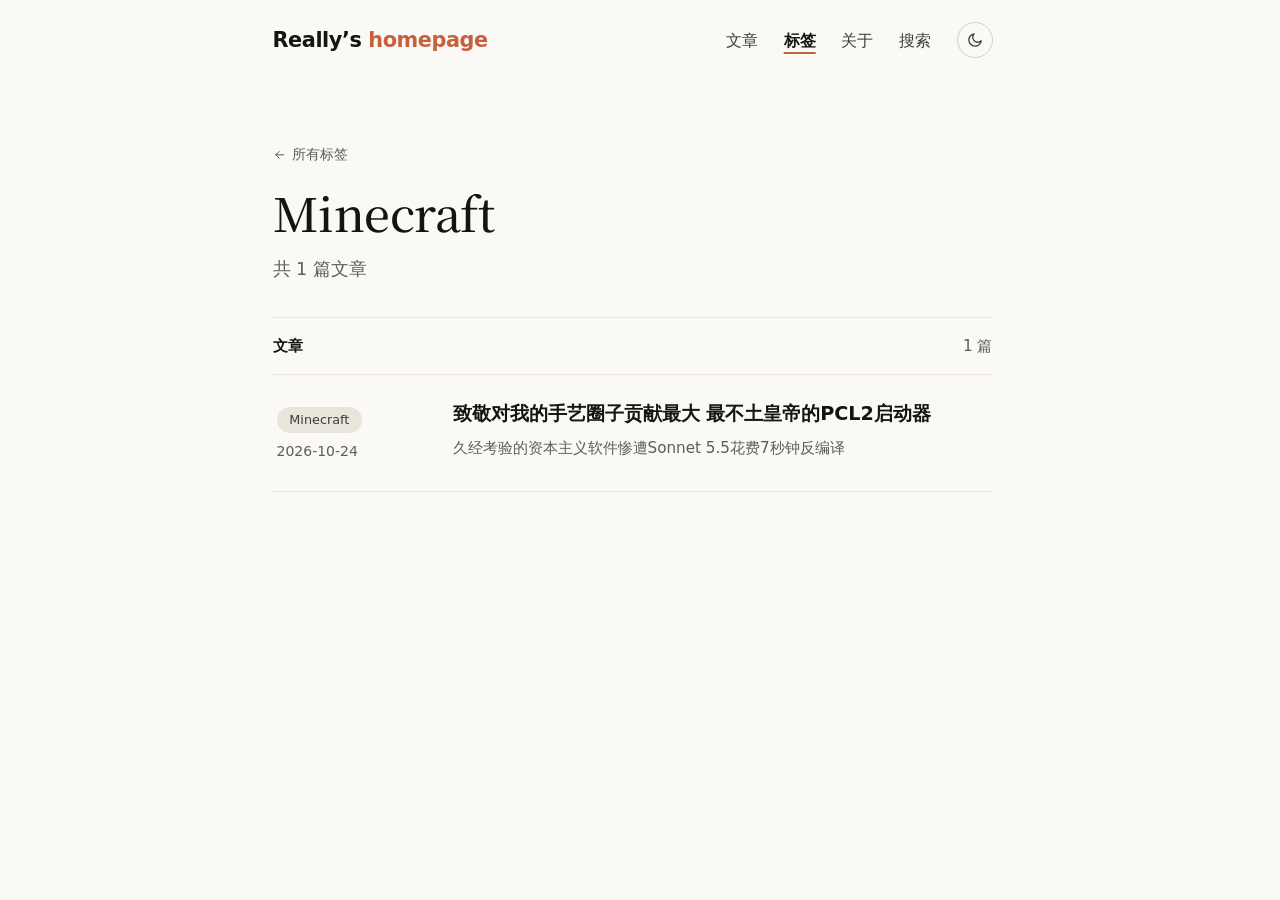
<file: tags/Minecraft/index.html>
<!DOCTYPE html><html lang="zh-CN"><head><meta charset="utf-8"><meta name="viewport" content="width=device-width, initial-scale=1"><title>标签：Minecraft · Really’s homepage</title><meta name="description" content="标签「Minecraft」下的文章。"><link rel="canonical" href="https://blog.zelix.asia/tags/Minecraft/"><link rel="icon" href="/favicon.svg" type="image/svg+xml"><link rel="stylesheet" href="/theme.css"><link rel="alternate" type="application/rss+xml" title="Really’s homepage" href="/rss.xml"><meta name="generator" content="Astro v7.4.2"><meta property="og:site_name" content="Really’s homepage"><meta property="og:type" content="website"><meta property="og:title" content="标签：Minecraft"><meta property="og:description" content="标签「Minecraft」下的文章。"><meta property="og:url" content="https://blog.zelix.asia/tags/Minecraft/"><meta property="og:locale" content="zh_CN"><meta name="twitter:card" content="summary"><!-- 首屏前确定主题，避免深浅色闪烁 --><script>
      (() => {
        let t;
        try { t = localStorage.getItem('theme'); } catch (e) {}
        if (t !== 'light' && t !== 'dark') {
          t = matchMedia('(prefers-color-scheme: dark)').matches ? 'dark' : 'light';
        }
        document.documentElement.dataset.theme = t;
      })();
    </script><script>(() => {
  try {
    if (matchMedia('(prefers-reduced-motion: reduce)').matches) return;
    if (sessionStorage.getItem('intro-seen')) return;
    sessionStorage.setItem('intro-seen', '1');
    document.documentElement.setAttribute('data-intro', '');
  } catch (e) {}
})();</script><script type="module" src="https://static.cloudflareinsights.com/beacon.min.js" data-cf-beacon="{&quot;token&quot;:&quot;4199fdc0eb5447c7b97e935b108d85ac&quot;}"></script><link rel="stylesheet" href="/_astro/BaseLayout.n4ERacuw.css"></head><body><div class="intro" aria-hidden="true"><div class="intro-inner"><span class="wordmark">Really’s <span>homepage</span></span><span class="intro-line"></span></div></div><div class="nav-progress" aria-hidden="true"></div><script>
  (() => {
    const bar = document.querySelector('.nav-progress');
    if (!bar || matchMedia('(prefers-reduced-motion: reduce)').matches) return;

    const KEY = 'nav-progress';
    let resumeTimer;

    // 新页面：如果是从站内链接点过来的，从 70% 接着走完
    let resumed = false;
    try {
      resumed = sessionStorage.getItem(KEY) === '1';
      sessionStorage.removeItem(KEY);
    } catch (e) {}

    const finish = () => {
      clearTimeout(resumeTimer);
      bar.classList.add('is-done');
      setTimeout(() => bar.classList.remove('is-running', 'is-resumed', 'is-done'), 700);
    };

    if (resumed) {
      bar.classList.add('is-resumed');
      if (document.readyState === 'complete') requestAnimationFrame(finish);
      else window.addEventListener('load', () => requestAnimationFrame(finish), { once: true });
      resumeTimer = setTimeout(finish, 4000); // 兜底：资源卡住也要收尾
    }

    // 从 bfcache 返回时页面不会重新加载，不能让进度条停在半路
    window.addEventListener('pageshow', (event) => {
      if (event.persisted) bar.classList.remove('is-running', 'is-resumed', 'is-done');
    });

    document.addEventListener('click', (event) => {
      if (event.defaultPrevented || event.button !== 0 || event.ctrlKey || event.metaKey || event.shiftKey || event.altKey) return;
      const link = event.target instanceof Element ? event.target.closest('a[href]') : null;
      if (!link || link.hasAttribute('download') || (link.target && link.target !== '_self')) return;
      const url = new URL(link.href);
      if (url.origin !== location.origin) return;
      if (url.pathname === location.pathname && url.search === location.search) return; // 同页锚点
      if (/\.[^/]+$/.test(url.pathname) && !/\.html?$/.test(url.pathname)) return; // 下载文件、rss.xml 等
      bar.classList.remove('is-done', 'is-resumed');
      bar.classList.add('is-running');
      try {
        sessionStorage.setItem(KEY, '1');
      } catch (e) {}
      // 兜底：跳转被取消（比如按了 Esc）时，进度条不能一直挂着
      setTimeout(() => bar.classList.remove('is-running'), 10000);
    });
  })();
</script><a class="skip-link" href="#main">跳到正文</a><header class="site-header"><div class="container header-inner"><a class="wordmark" href="/" aria-label="Really’s homepage 首页">Really’s <span>homepage</span></a><nav aria-label="主导航"><ul class="nav"><li><a href="/posts/">文章</a></li><li><a href="/tags/" aria-current="page">标签</a></li><li><a href="/about/">关于</a></li><li><a href="/search/">搜索</a></li><li><button id="theme-toggle" class="theme-toggle" type="button" aria-label="切换深色 / 浅色模式" title="切换深色 / 浅色模式"><svg class="icon icon-moon" viewBox="0 0 24 24" width="18" height="18" fill="none" stroke="currentColor" stroke-width="1.75" stroke-linecap="round" stroke-linejoin="round" aria-hidden="true" focusable="false"><path d="M20.25 13.1A8.25 8.25 0 1 1 10.9 3.75a6.6 6.6 0 0 0 9.35 9.35Z"/></svg><svg class="icon icon-sun" viewBox="0 0 24 24" width="18" height="18" fill="none" stroke="currentColor" stroke-width="1.75" stroke-linecap="round" stroke-linejoin="round" aria-hidden="true" focusable="false"><circle cx="12" cy="12" r="3.75"/><path d="M12 2.75v1.9M12 19.35v1.9M2.75 12h1.9M19.35 12h1.9M5.45 5.45l1.35 1.35M17.2 17.2l1.35 1.35M5.45 18.55l1.35-1.35M17.2 6.8l1.35-1.35"/></svg></button><script type="module">var e=document.documentElement,t=document.getElementById(`theme-toggle`),n=t=>{e.dataset.theme=t,window.dispatchEvent(new CustomEvent(`themechange`,{detail:t}))};t?.addEventListener(`click`,()=>{let t=e.dataset.theme===`dark`?`light`:`dark`;n(t);try{localStorage.setItem(`theme`,t)}catch{}}),matchMedia(`(prefers-color-scheme: dark)`).addEventListener(`change`,e=>{let t=null;try{t=localStorage.getItem(`theme`)}catch{}t!==`light`&&t!==`dark`&&n(e.matches?`dark`:`light`)});</script></li></ul></nav></div></header><main id="main" class="container"><header class="page-header"><p class="eyebrow"><a class="with-icon" href="/tags/"><svg class="icon icon-arrow-left" viewBox="0 0 24 24" width="1em" height="1em" fill="none" stroke="currentColor" stroke-width="1.75" stroke-linecap="round" stroke-linejoin="round" aria-hidden="true" focusable="false"><path d="M19 12H5M11 6l-6 6 6 6"/></svg>所有标签</a></p><h1 class="page-title">Minecraft</h1><p class="page-lead">共 1 篇文章</p></header><div class="section-bar"><h2>文章</h2><span>1 篇</span></div><ul class="post-rows"><li class="post-row"><a href="/posts/open-pcl-2-99-0-0/"><div class="post-row-meta"><span class="pill">Minecraft</span><time datetime="2026-10-24">2026-10-24</time></div><div class="post-row-body"><h3>致敬对我的手艺圈子贡献最大 最不土皇帝的PCL2启动器</h3><p>久经考验的资本主义软件惨遭Sonnet 5.5花费7秒钟反编译</p></div></a></li></ul></main></body></html>
</file>
<file: theme.css>
/* 前台与后台共用的设计变量。 */
:root {
  color-scheme: light dark;

  --bg: light-dark(#faf9f5, #262624);
  --surface: light-dark(#f5f4ed, #2e2e2b);
  --surface-2: light-dark(#f0eee6, #363633);
  --pill: light-dark(#e8e6dc, #3d3d3a);
  --code-bg: light-dark(#f3f1e9, #1f1e1d);

  --border: light-dark(#e8e6dc, #3d3d3a);
  --border-strong: light-dark(#d1cfc5, #55544f);

  --text: light-dark(#141413, #faf9f5);
  --text-2: light-dark(#3d3d3a, #d1cfc5);
  --text-muted: light-dark(#5e5d59, #a3a198);

  /* 填充与文字分别取色，保证对比度。 */
  --accent: light-dark(#c6613f, #d97757);
  --accent-text: light-dark(#b0512f, #e8896a);
  --selection: light-dark(#f1d4c7, #5a3b2f);

  --font-sans: system-ui, -apple-system, 'Segoe UI', 'PingFang SC', 'Hiragino Sans GB',
    'Microsoft YaHei', 'Noto Sans CJK SC', 'Noto Sans SC', 'Source Han Sans SC', sans-serif;
  --font-serif: 'Noto Serif SC Variable', 'Noto Serif SC', 'Songti SC', 'Source Han Serif SC',
    'Noto Serif CJK SC', 'Palatino Linotype', Palatino, Georgia, serif;
  --font-mono: ui-monospace, 'SF Mono', 'Cascadia Code', Menlo, Consolas, 'Liberation Mono',
    monospace;

  /* 页头与所有页面的内容共用同一列宽：47.5rem = 760px，去掉两侧 1.25rem 内边距后正文 720px */
  --container: 47.5rem;
  --measure: 44rem;
  --radius-sm: 8px;
  --radius-md: 12px;
  --radius-lg: 16px;
  --radius-xl: 24px;
}

:root[data-theme='light'] {
  color-scheme: light;
}
:root[data-theme='dark'] {
  color-scheme: dark;
}
</file>
<file: _astro/BaseLayout.n4ERacuw.css>
@font-face{font-family:Noto Serif SC Variable;font-style:normal;font-display:swap;font-weight:200 900;src:url(/_astro/noto-serif-sc-4-wght-normal.POi_Urbq.woff2)format("woff2-variations");unicode-range:U+1F1E9-1F1F5,U+1F1F7-1F1FF,U+1F21A,U+1F232,U+1F234-1F237,U+1F250-1F251,U+1F300,U+1F302-1F308,U+1F30A-1F311,U+1F315,U+1F319-1F320,U+1F324,U+1F327,U+1F32A,U+1F32C-1F32D,U+1F330-1F357,U+1F359-1F37E}@font-face{font-family:Noto Serif SC Variable;font-style:normal;font-display:swap;font-weight:200 900;src:url(/_astro/noto-serif-sc-5-wght-normal.DfKSWjAL.woff2)format("woff2-variations");unicode-range:U+FEE3,U+FEF3,U+FF03-FF04,U+FF07,U+FF0A,U+FF17-FF19,U+FF1C-FF1D,U+FF20-FF3A,U+FF3C,U+FF3E-FF5B,U+FF5D,U+FF61-FF65,U+FF67-FF6A,U+FF6C,U+FF6F-FF78,U+FF7A-FF7D,U+FF80-FF84,U+FF86,U+FF89-FF8E,U+FF92,U+FF97-FF9B,U+FF9D-FF9F,U+FFE0-FFE4,U+FFE6,U+FFE9,U+FFEB,U+FFED,U+FFFC,U+1F004,U+1F170-1F171,U+1F192-1F195,U+1F198-1F19A,U+1F1E6-1F1E8}@font-face{font-family:Noto Serif SC Variable;font-style:normal;font-display:swap;font-weight:200 900;src:url(/_astro/noto-serif-sc-6-wght-normal.zG9mG1jB.woff2)format("woff2-variations");unicode-range:U+F0A7,U+F0B2,U+F0B7,U+F0C9,U+F0D8,U+F0DA,U+F0DC-F0DD,U+F0E0,U+F0E6,U+F0EB,U+F0FC,U+F101,U+F104-F105,U+F107,U+F10B,U+F11B,U+F14B,U+F18A,U+F193,U+F1D6-F1D7,U+F244,U+F27A,U+F296,U+F2AE,U+F471,U+F4B3,U+F610-F611,U+F880-F881,U+F8EC,U+F8F5,U+F8FF,U+F901,U+F90A,U+F92C-F92D,U+F934,U+F937,U+F941,U+F965,U+F967,U+F969,U+F96B,U+F96F,U+F974,U+F978-F979,U+F97E,U+F981,U+F98A,U+F98E,U+F997,U+F99C,U+F9B2,U+F9B5,U+F9BA,U+F9BE,U+F9CA,U+F9D0-F9D1,U+F9DD,U+F9E0-F9E1,U+F9E4,U+F9F7,U+FA00-FA01,U+FA08,U+FA0A,U+FA11,U+FB01-FB02,U+FDFC,U+FE0E,U+FE30-FE31,U+FE33-FE44,U+FE49-FE52,U+FE54-FE57,U+FE59-FE66,U+FE68-FE6B,U+FE8E,U+FE92-FE93,U+FEAE,U+FEB8,U+FECB-FECC,U+FEE0}@font-face{font-family:Noto Serif SC Variable;font-style:normal;font-display:swap;font-weight:200 900;src:url(/_astro/noto-serif-sc-21-wght-normal.BWgIT3u9.woff2)format("woff2-variations");unicode-range:U+9F83,U+9F85-9F8D,U+9F90-9F91,U+9F94-9F96,U+9F98,U+9F9B-9F9C,U+9F9E,U+9FA0,U+9FA2,U+9FF?,U+A001,U+A007,U+A025,U+A046-A047,U+A057,U+A072,U+A078-A079,U+A083,U+A085,U+A100,U+A118,U+A132,U+A134,U+A1F4,U+A242,U+A4A6,U+A4AA,U+A4B0-A4B1,U+A4B3,U+A9C1-A9C2,U+AC00-AC01,U+AC04,U+AC08,U+AC10-AC11,U+AC13-AC16,U+AC19,U+AC1C-AC1D,U+AC24,U+AC70-AC71,U+AC74,U+AC77-AC78,U+AC80-AC81,U+AC83,U+AC8C,U+AC90,U+AC9F-ACA0,U+ACA8-ACA9,U+ACAC,U+ACB0,U+ACBD,U+ACC1,U+ACC4,U+ACE0-ACE1,U+ACE4,U+ACE8,U+ACF3,U+ACF5,U+ACFC-ACFD,U+AD00,U+AD0C,U+AD11,U+AD1C,U+AD34,U+AD50,U+AD64,U+AD6C,U+AD70,U+AD74,U+AD7F,U+AD81,U+AD8C,U+ADC0,U+ADC8,U+ADDC,U+ADE0,U+ADF8-ADF9,U+ADFC,U+AE00,U+AE08-AE09,U+AE0B,U+AE30,U+AE34,U+AE38,U+AE40,U+AE4A,U+AE4C,U+AE54,U+AE68,U+AEBC,U+AED8,U+AF2C-AF2D}@font-face{font-family:Noto Serif SC Variable;font-style:normal;font-display:swap;font-weight:200 900;src:url(/_astro/noto-serif-sc-22-wght-normal.n_9gzBdK.woff2)format("woff2-variations");unicode-range:U+9E30-9E33,U+9E35-9E3B,U+9E3E,U+9E40-9E44,U+9E46-9E4E,U+9E51,U+9E53,U+9E55-9E58,U+9E5A-9E5C,U+9E5E-9E63,U+9E66-9E6E,U+9E71,U+9E73,U+9E75,U+9E78-9E79,U+9E7C-9E7E,U+9E82,U+9E86-9E88,U+9E8B-9E8C,U+9E90-9E91,U+9E93,U+9E95,U+9E97,U+9E9D,U+9EA4-9EA5,U+9EA9-9EAA,U+9EB4-9EB5,U+9EB8-9EBA,U+9EBC-9EBF,U+9EC3,U+9EC9,U+9ECD,U+9ED0,U+9ED2-9ED3,U+9ED5-9ED6,U+9ED9,U+9EDC-9EDD,U+9EDF-9EE0,U+9EE2,U+9EE5,U+9EE7-9EEA,U+9EEF,U+9EF1,U+9EF3-9EF4,U+9EF6,U+9EF9,U+9EFB-9EFC,U+9EFE,U+9F0B,U+9F0D,U+9F10,U+9F14,U+9F17,U+9F19,U+9F22,U+9F29,U+9F2C,U+9F2F,U+9F31,U+9F37,U+9F39,U+9F3D-9F3E,U+9F41,U+9F4A-9F4B,U+9F51-9F52,U+9F61-9F63,U+9F66-9F67,U+9F80-9F81}@font-face{font-family:Noto Serif SC Variable;font-style:normal;font-display:swap;font-weight:200 900;src:url(/_astro/noto-serif-sc-23-wght-normal.PFb7vc5T.woff2)format("woff2-variations");unicode-range:U+9C82-9C83,U+9C85-9C8C,U+9C8E-9C92,U+9C94-9C9B,U+9C9E-9CA3,U+9CA5-9CA7,U+9CA9,U+9CAB,U+9CAD-9CAE,U+9CB1-9CB7,U+9CB9-9CBD,U+9CBF-9CC0,U+9CC3,U+9CC5-9CC7,U+9CC9-9CD1,U+9CD3-9CDA,U+9CDC-9CDD,U+9CDF,U+9CE1-9CE3,U+9CE5,U+9CE9,U+9CEE-9CEF,U+9CF3-9CF4,U+9CF6,U+9CFC-9CFD,U+9D02,U+9D08-9D09,U+9D12,U+9D1B,U+9D1E,U+9D26,U+9D28,U+9D37,U+9D3B,U+9D3F,U+9D51,U+9D59,U+9D5C-9D5D,U+9D5F-9D61,U+9D6C,U+9D70,U+9D72,U+9D7A,U+9D7E,U+9D84,U+9D89,U+9D8F,U+9D92,U+9DAF,U+9DB4,U+9DB8,U+9DBC,U+9DC4,U+9DC7,U+9DC9,U+9DD7,U+9DDF,U+9DF2,U+9DF9-9DFA,U+9E0A,U+9E11,U+9E1A,U+9E1E,U+9E20,U+9E22,U+9E28-9E2C,U+9E2E-9E2F}@font-face{font-family:Noto Serif SC Variable;font-style:normal;font-display:swap;font-weight:200 900;src:url(/_astro/noto-serif-sc-24-wght-normal.CLtoVuTx.woff2)format("woff2-variations");unicode-range:U+9A80,U+9A83,U+9A85,U+9A88-9A8A,U+9A8D-9A8E,U+9A90,U+9A92-9A93,U+9A95-9A96,U+9A98-9A99,U+9A9B-9AA2,U+9AA5,U+9AA7,U+9AAF-9AB1,U+9AB5-9AB6,U+9AB9-9ABA,U+9AC0-9AC4,U+9AC8,U+9ACB-9ACC,U+9ACE-9ACF,U+9AD1-9AD2,U+9AD9,U+9ADF,U+9AE1,U+9AE3,U+9AEA-9AEB,U+9AED-9AEF,U+9AF4,U+9AF9,U+9AFB,U+9B03-9B04,U+9B06,U+9B08,U+9B0D,U+9B0F-9B10,U+9B13,U+9B18,U+9B1A,U+9B1F,U+9B22-9B23,U+9B25,U+9B27-9B28,U+9B2A,U+9B2F,U+9B31-9B32,U+9B3B,U+9B43,U+9B46-9B49,U+9B4D-9B4E,U+9B51,U+9B56,U+9B58,U+9B5A,U+9B5C,U+9B5F,U+9B61-9B62,U+9B6F,U+9B77,U+9B80,U+9B88,U+9B8B,U+9B8E,U+9B91,U+9B9F-9BA0,U+9BA8,U+9BAA-9BAB,U+9BAD-9BAE,U+9BB0-9BB1,U+9BB8,U+9BC9-9BCA,U+9BD3,U+9BD6,U+9BDB,U+9BE8,U+9BF0-9BF1,U+9C02,U+9C10,U+9C15,U+9C24,U+9C2D,U+9C32,U+9C39,U+9C3B,U+9C40,U+9C47-9C49,U+9C53,U+9C57,U+9C64,U+9C72,U+9C77-9C78,U+9C7B,U+9C7F-9C80}@font-face{font-family:Noto Serif SC Variable;font-style:normal;font-display:swap;font-weight:200 900;src:url(/_astro/noto-serif-sc-25-wght-normal.CO_UFAdV.woff2)format("woff2-variations");unicode-range:U+98DD,U+98E1-98E2,U+98E7-98EA,U+98EC,U+98EE-98EF,U+98F2,U+98F4,U+98FC-98FE,U+9903,U+9905,U+9908,U+990A,U+990C-990D,U+9913-9914,U+9918,U+991A-991B,U+991E,U+9921,U+9928,U+992C,U+992E,U+9935,U+9938-9939,U+993D-993E,U+9945,U+994B-994C,U+9951-9952,U+9954-9955,U+9957,U+995E,U+9963,U+9966-9969,U+996B-996C,U+996F,U+9974-9975,U+9977-9979,U+997D-997E,U+9980-9981,U+9983-9984,U+9987,U+998A-998B,U+998D-9991,U+9993-9995,U+9997-9998,U+99A5,U+99AB,U+99AD-99AE,U+99B1,U+99B3-99B4,U+99BC,U+99BF,U+99C1,U+99C3-99C6,U+99CC,U+99D0,U+99D2,U+99D5,U+99DB,U+99DD,U+99E1,U+99ED,U+99F1,U+99FF,U+9A01,U+9A03-9A04,U+9A0E-9A0F,U+9A11-9A13,U+9A19,U+9A1B,U+9A28,U+9A2B,U+9A30,U+9A32,U+9A37,U+9A40,U+9A45,U+9A4A,U+9A4D-9A4E,U+9A52,U+9A55,U+9A57,U+9A5A-9A5B,U+9A5F,U+9A62,U+9A65,U+9A69,U+9A6B,U+9A6E,U+9A75,U+9A77-9A7A,U+9A7D}@font-face{font-family:Noto Serif SC Variable;font-style:normal;font-display:swap;font-weight:200 900;src:url(/_astro/noto-serif-sc-26-wght-normal.CUJJnivC.woff2)format("woff2-variations");unicode-range:U+975B-975C,U+9763,U+9765-9766,U+976C-976D,U+9773,U+9776,U+977A,U+977C,U+9784-9785,U+978E-978F,U+9791-9792,U+9794-9795,U+9798,U+979A,U+979E,U+97A3,U+97A5-97A6,U+97A8,U+97AB-97AC,U+97AE-97AF,U+97B2,U+97B4,U+97C6,U+97CB-97CC,U+97D3,U+97D8,U+97DC,U+97E1,U+97EA-97EB,U+97EE,U+97FB,U+97FE-97FF,U+9801-9803,U+9805-9806,U+9808,U+980C,U+9810-9814,U+9817-9818,U+981E,U+9820-9821,U+9824,U+9828,U+982B-982D,U+9830,U+9834,U+9838-9839,U+983C,U+9846,U+984D-984F,U+9851-9852,U+9854-9855,U+9857-9858,U+985A-985B,U+9862-9863,U+9865,U+9867,U+986B,U+986F-9871,U+9877-9878,U+987C,U+9880,U+9883,U+9885,U+9889,U+988B-988F,U+9893-9895,U+9899-989B,U+989E-989F,U+98A1-98A2,U+98A5-98A7,U+98A9,U+98AF,U+98B1,U+98B6,U+98BA,U+98BE,U+98C3-98C4,U+98C6-98C8,U+98CF-98D6,U+98DA-98DB}@font-face{font-family:Noto Serif SC Variable;font-style:normal;font-display:swap;font-weight:200 900;src:url(/_astro/noto-serif-sc-27-wght-normal.B9lzzaTa.woff2)format("woff2-variations");unicode-range:U+95C4-95CA,U+95CC-95CD,U+95D4-95D6,U+95D8,U+95E1-95E2,U+95E9,U+95F0-95F1,U+95F3,U+95F6,U+95FC,U+95FE-95FF,U+9602-9604,U+9606-960D,U+960F,U+9611-9613,U+9615-9617,U+9619-961B,U+961D,U+9621,U+9628,U+962F,U+963C-963E,U+9641-9642,U+9649,U+9654,U+965B-965F,U+9661,U+9663,U+9665,U+9667-9668,U+966C,U+9670,U+9672-9674,U+9678,U+967A,U+967D,U+9682,U+9685,U+9688,U+968A,U+968D-968E,U+9695,U+9697-9698,U+969E,U+96A0,U+96A3-96A4,U+96A8,U+96AA,U+96B0-96B1,U+96B3-96B4,U+96B7-96B9,U+96BB-96BD,U+96C9,U+96CB,U+96CE,U+96D1-96D2,U+96D6,U+96D9,U+96DB-96DC,U+96DE,U+96E0,U+96E3,U+96E9,U+96EB,U+96F0-96F2,U+96F9,U+96FF,U+9701-9702,U+9705,U+9708,U+970A,U+970E-970F,U+9711,U+9719,U+9727,U+972A,U+972D,U+9730,U+973D,U+9742,U+9744,U+9748-9749,U+9750-9751,U+975A}@font-face{font-family:Noto Serif SC Variable;font-style:normal;font-display:swap;font-weight:200 900;src:url(/_astro/noto-serif-sc-28-wght-normal.DpNoKRQu.woff2)format("woff2-variations");unicode-range:U+94F5,U+94F7,U+94F9,U+94FB-94FD,U+94FF,U+9503-9504,U+9506-9507,U+9509-950A,U+950D-950F,U+9511-9518,U+951A-9520,U+9522,U+9528-952D,U+9530-953A,U+953C-953F,U+9543-9546,U+9548-9550,U+9552-9555,U+9557-955B,U+955D-9568,U+956A-956D,U+9570-9574,U+9583,U+9586,U+9589,U+958E-958F,U+9591-9592,U+9594,U+9598-9599,U+959E-95A0,U+95A2-95A6,U+95A8-95B2,U+95B4,U+95B8-95C3}@font-face{font-family:Noto Serif SC Variable;font-style:normal;font-display:swap;font-weight:200 900;src:url(/_astro/noto-serif-sc-29-wght-normal.GaECcatV.woff2)format("woff2-variations");unicode-range:U+941C-942B,U+942D-942E,U+9432-9433,U+9435,U+9438,U+943A,U+943E,U+9444,U+944A,U+9451-9452,U+945A,U+9462-9463,U+9465,U+9470-9487,U+948A-9492,U+9494-9498,U+949A,U+949C-949D,U+94A1,U+94A3-94A4,U+94A8,U+94AA-94AD,U+94AF,U+94B2,U+94B4-94BA,U+94BC-94C0,U+94C4,U+94C6-94DB,U+94DE-94EC,U+94EE-94F1,U+94F3}@font-face{font-family:Noto Serif SC Variable;font-style:normal;font-display:swap;font-weight:200 900;src:url(/_astro/noto-serif-sc-30-wght-normal.BthB64Y2.woff2)format("woff2-variations");unicode-range:U+92EC-92ED,U+92F0,U+92F3,U+92F8,U+92FC,U+9304,U+9306,U+9310,U+9312,U+9315,U+9318,U+931A,U+931E,U+9320-9322,U+9324,U+9326-9329,U+932B-932C,U+932F,U+9331-9332,U+9335-9336,U+933E,U+9340-9341,U+934A-9360,U+9362-9363,U+9365-936B,U+936E,U+9375,U+937E,U+9382,U+938A,U+938C,U+938F,U+9393-9394,U+9396-9397,U+939A,U+93A2,U+93A7,U+93AC-93CD,U+93D0-93D1,U+93D6-93D8,U+93DE-93DF,U+93E1-93E2,U+93E4,U+93F8,U+93FB,U+93FD,U+940E-941A}@font-face{font-family:Noto Serif SC Variable;font-style:normal;font-display:swap;font-weight:200 900;src:url(/_astro/noto-serif-sc-31-wght-normal.6gH0-Plj.woff2)format("woff2-variations");unicode-range:U+9163-9164,U+9169,U+9170,U+9172,U+9174,U+9179-917A,U+917D-917E,U+9182-9183,U+9185,U+918C-918D,U+9190-9191,U+919A,U+919C,U+91A1-91A4,U+91A8,U+91AA-91AF,U+91B4-91B5,U+91B8,U+91BA,U+91BE,U+91C0-91C1,U+91C6,U+91C8,U+91CB,U+91D0,U+91D2,U+91D7-91D8,U+91DD,U+91E3,U+91E6-91E7,U+91ED,U+91F0,U+91F5,U+91F9,U+9200,U+9205,U+9207-920A,U+920D-920E,U+9210,U+9214-9215,U+921C,U+921E,U+9221,U+9223-9227,U+9229-922A,U+922D,U+9234-9235,U+9237,U+9239-923A,U+923C-9240,U+9244-9246,U+9249,U+924E-924F,U+9251,U+9253,U+9257,U+925B,U+925E,U+9262,U+9264-9266,U+9268,U+926C,U+926F,U+9271,U+927B,U+927E,U+9280,U+9283,U+9285-928A,U+928E,U+9291,U+9293,U+9296,U+9298,U+929C-929D,U+92A8,U+92AB-92AE,U+92B3,U+92B6-92B7,U+92B9,U+92C1,U+92C5-92C6,U+92C8,U+92CC,U+92D0,U+92D2,U+92E4,U+92EA}@font-face{font-family:Noto Serif SC Variable;font-style:normal;font-display:swap;font-weight:200 900;src:url(/_astro/noto-serif-sc-32-wght-normal.BWmx-AcC.woff2)format("woff2-variations");unicode-range:U+9004,U+900B,U+9011,U+9015-9016,U+901E,U+9021,U+9026,U+902D,U+902F,U+9031,U+9035-9036,U+9039-903A,U+9041,U+9044-9046,U+904A,U+904F-9052,U+9054-9055,U+9058-9059,U+905B-905E,U+9060-9062,U+9068-9069,U+906F,U+9072,U+9074,U+9076-907A,U+907C-907D,U+9081,U+9083,U+9085,U+9087-908B,U+908F,U+9095,U+9097,U+9099-909B,U+909D,U+90A0-90A1,U+90A8-90A9,U+90AC,U+90B0,U+90B2-90B4,U+90B6,U+90B8,U+90BA,U+90BD-90BE,U+90C3-90C5,U+90C7-90C8,U+90CF-90D0,U+90D3,U+90D5,U+90D7,U+90DA-90DC,U+90DE,U+90E2,U+90E4,U+90E6-90E7,U+90EA-90EB,U+90EF,U+90F4-90F5,U+90F7,U+90FE-9100,U+9104,U+9109,U+910C,U+9112,U+9114-9115,U+9118,U+911C,U+911E,U+9120,U+9122-9123,U+9127,U+912D,U+912F-9132,U+9139-913A,U+9143,U+9146,U+9149-914A,U+914C,U+914E-9150,U+9154,U+9157,U+915A,U+915D-915E,U+9161-9162}@font-face{font-family:Noto Serif SC Variable;font-style:normal;font-display:swap;font-weight:200 900;src:url(/_astro/noto-serif-sc-33-wght-normal.imYNTNMM.woff2)format("woff2-variations");unicode-range:U+8E41-8E42,U+8E47,U+8E49-8E4B,U+8E50-8E53,U+8E59-8E5A,U+8E5F-8E60,U+8E64,U+8E69,U+8E6C,U+8E70,U+8E74,U+8E76,U+8E7A-8E7C,U+8E7F,U+8E84-8E85,U+8E87,U+8E89,U+8E8B,U+8E8D,U+8E8F-8E90,U+8E94,U+8E99,U+8E9C,U+8E9E,U+8EAA,U+8EAC,U+8EB0,U+8EB6,U+8EC0,U+8EC6,U+8ECA-8ECE,U+8ED2,U+8EDA,U+8EDF,U+8EE2,U+8EEB,U+8EF8,U+8EFB-8EFE,U+8F03,U+8F09,U+8F0B,U+8F12-8F15,U+8F1B,U+8F1D,U+8F1F,U+8F29-8F2A,U+8F2F,U+8F36,U+8F38,U+8F3B,U+8F3E-8F3F,U+8F44-8F45,U+8F49,U+8F4D-8F4E,U+8F5F,U+8F6B,U+8F6D,U+8F71-8F73,U+8F75-8F76,U+8F78-8F7A,U+8F7C,U+8F7E,U+8F81-8F82,U+8F84,U+8F87,U+8F8A-8F8B,U+8F8D-8F8F,U+8F94-8F95,U+8F97-8F9A,U+8FA6,U+8FAD-8FAF,U+8FB2,U+8FB5-8FB7,U+8FBA-8FBC,U+8FBF,U+8FC2,U+8FCB,U+8FCD,U+8FD3,U+8FD5,U+8FD7,U+8FDA,U+8FE2-8FE5,U+8FE8-8FE9,U+8FEE,U+8FF3-8FF4,U+8FF8,U+8FFA}@font-face{font-family:Noto Serif SC Variable;font-style:normal;font-display:swap;font-weight:200 900;src:url(/_astro/noto-serif-sc-34-wght-normal.DnkERd2u.woff2)format("woff2-variations");unicode-range:U+8CBD,U+8CBF-8CC4,U+8CC7-8CC8,U+8CCA,U+8CCD,U+8CD1,U+8CD3,U+8CDB-8CDC,U+8CDE,U+8CE0,U+8CE2-8CE4,U+8CE6-8CE8,U+8CEA,U+8CED,U+8CF4,U+8CF8,U+8CFA,U+8CFC-8CFD,U+8D04-8D05,U+8D07-8D08,U+8D0A,U+8D0D,U+8D0F,U+8D13-8D14,U+8D16,U+8D1B,U+8D20,U+8D30,U+8D32-8D33,U+8D36,U+8D3B,U+8D3D,U+8D40,U+8D42-8D43,U+8D45-8D46,U+8D48-8D4A,U+8D4D,U+8D51,U+8D53,U+8D55,U+8D59,U+8D5C-8D5D,U+8D5F,U+8D61,U+8D66-8D67,U+8D6A,U+8D6D,U+8D71,U+8D73,U+8D84,U+8D90-8D91,U+8D94-8D95,U+8D99,U+8DA8,U+8DAF,U+8DB1,U+8DB5,U+8DB8,U+8DBA,U+8DBC,U+8DBF,U+8DC2,U+8DC4,U+8DC6,U+8DCB,U+8DCE-8DCF,U+8DD6-8DD7,U+8DDA-8DDB,U+8DDE,U+8DE1,U+8DE3-8DE4,U+8DE9,U+8DEB-8DEC,U+8DF0-8DF1,U+8DF6-8DFD,U+8E05,U+8E07,U+8E09-8E0A,U+8E0C,U+8E0E,U+8E10,U+8E14,U+8E1D-8E1F,U+8E23,U+8E26,U+8E2B-8E31,U+8E34-8E35,U+8E39-8E3A,U+8E3D,U+8E40}@font-face{font-family:Noto Serif SC Variable;font-style:normal;font-display:swap;font-weight:200 900;src:url(/_astro/noto-serif-sc-35-wght-normal.DvRk4hqy.woff2)format("woff2-variations");unicode-range:U+8B80,U+8B83,U+8B8A,U+8B8C,U+8B90,U+8B93,U+8B99-8B9A,U+8BA0,U+8BA3,U+8BA5-8BA7,U+8BAA-8BAC,U+8BB4-8BB5,U+8BB7,U+8BB9,U+8BC2-8BC3,U+8BC5,U+8BCB-8BCC,U+8BCE-8BD0,U+8BD2-8BD4,U+8BD6,U+8BD8-8BD9,U+8BDC,U+8BDF,U+8BE3-8BE4,U+8BE7-8BE9,U+8BEB-8BEC,U+8BEE,U+8BF0,U+8BF2-8BF3,U+8BF6,U+8BF9,U+8BFC-8BFD,U+8BFF-8C00,U+8C02,U+8C04,U+8C06-8C07,U+8C0C,U+8C0F,U+8C11-8C12,U+8C14-8C1B,U+8C1D-8C21,U+8C24-8C25,U+8C27,U+8C2A-8C2C,U+8C2E-8C30,U+8C32-8C36,U+8C3F,U+8C47-8C4C,U+8C4E-8C50,U+8C54-8C56,U+8C62,U+8C68,U+8C6C,U+8C73,U+8C78,U+8C7A,U+8C82,U+8C85,U+8C89-8C8A,U+8C8D-8C8E,U+8C90,U+8C93-8C94,U+8C98,U+8C9D-8C9E,U+8CA0-8CA2,U+8CA7-8CAC,U+8CAF-8CB0,U+8CB3-8CB4,U+8CB6-8CB9,U+8CBB-8CBC}@font-face{font-family:Noto Serif SC Variable;font-style:normal;font-display:swap;font-weight:200 900;src:url(/_astro/noto-serif-sc-36-wght-normal.mA1onJjc.woff2)format("woff2-variations");unicode-range:U+8A15-8A18,U+8A1A-8A1B,U+8A1D,U+8A1F,U+8A22-8A23,U+8A25,U+8A2B,U+8A2D,U+8A31,U+8A33-8A34,U+8A36-8A38,U+8A3A,U+8A3C,U+8A3E,U+8A40-8A41,U+8A46,U+8A48,U+8A50,U+8A52,U+8A54-8A55,U+8A58,U+8A5B,U+8A5D-8A63,U+8A66,U+8A69-8A6B,U+8A6D-8A6E,U+8A70,U+8A72-8A73,U+8A7A,U+8A85,U+8A87,U+8A8A,U+8A8C-8A8D,U+8A90-8A92,U+8A95,U+8A98,U+8AA0-8AA1,U+8AA3-8AA6,U+8AA8-8AA9,U+8AAC-8AAE,U+8AB0,U+8AB2,U+8AB8-8AB9,U+8ABC,U+8ABE-8ABF,U+8AC7,U+8ACF,U+8AD2,U+8AD6-8AD7,U+8ADB-8ADC,U+8ADF,U+8AE1,U+8AE6-8AE8,U+8AEB,U+8AED-8AEE,U+8AF1,U+8AF3-8AF4,U+8AF7-8AF8,U+8AFA,U+8AFE,U+8B00-8B02,U+8B07,U+8B0A,U+8B0C,U+8B0E,U+8B10,U+8B17,U+8B19,U+8B1B,U+8B1D,U+8B20-8B21,U+8B26,U+8B28,U+8B2C,U+8B33,U+8B39,U+8B3E-8B3F,U+8B41,U+8B45,U+8B49,U+8B4C,U+8B4F,U+8B57-8B58,U+8B5A,U+8B5C,U+8B5E,U+8B60,U+8B6C,U+8B6F-8B70,U+8B72,U+8B74,U+8B77,U+8B7D}@font-face{font-family:Noto Serif SC Variable;font-style:normal;font-display:swap;font-weight:200 900;src:url(/_astro/noto-serif-sc-37-wght-normal.LC1yyc7m.woff2)format("woff2-variations");unicode-range:U+8882,U+8884-8886,U+8888,U+888F,U+8892-8893,U+889B,U+88A2,U+88A4,U+88A6,U+88A8,U+88AA,U+88AE,U+88B1,U+88B4,U+88B7,U+88BC,U+88C0,U+88C6-88C9,U+88CE-88CF,U+88D1-88D3,U+88D8,U+88DB-88DD,U+88DF,U+88E1-88E3,U+88E5,U+88E8,U+88EC,U+88F0-88F1,U+88F3-88F4,U+88FC-88FE,U+8900,U+8902,U+8906-8907,U+8909-890C,U+8912-8915,U+8918-891B,U+8921,U+8925,U+892B,U+8930,U+8932,U+8934,U+8936,U+893B,U+893D,U+8941,U+894C,U+8955-8956,U+8959,U+895C,U+895E-8960,U+8966,U+896A,U+896C,U+896F-8970,U+8972,U+897B,U+897E,U+8980,U+8983,U+8985,U+8987-8988,U+898C,U+898F,U+8993,U+8997,U+899A,U+89A1,U+89A7,U+89A9-89AA,U+89B2-89B3,U+89B7,U+89C0,U+89C7,U+89CA-89CC,U+89CE-89D1,U+89D6,U+89DA,U+89DC,U+89DE,U+89E5,U+89E7,U+89EB,U+89EF,U+89F1,U+89F3-89F4,U+89F8,U+89FF,U+8A01-8A03,U+8A07-8A0A,U+8A0E-8A0F,U+8A13}@font-face{font-family:Noto Serif SC Variable;font-style:normal;font-display:swap;font-weight:200 900;src:url(/_astro/noto-serif-sc-38-wght-normal.Da_NFf6-.woff2)format("woff2-variations");unicode-range:U+86F4,U+86F8-86F9,U+86FB,U+86FE,U+8703,U+8706-870A,U+870D,U+8711-8713,U+871A,U+871E,U+8722-8723,U+8725,U+8729,U+872E,U+8731,U+8734,U+8737,U+873A-873B,U+873E-8740,U+8742,U+8747-8748,U+8753,U+8755,U+8757-8758,U+875D,U+875F,U+8762-8766,U+8768,U+876E,U+8770,U+8772,U+8775,U+8778,U+877B-877E,U+8782,U+8785,U+8788,U+878B,U+8793,U+8797,U+879A,U+879E-87A0,U+87A2-87A3,U+87A8,U+87AB-87AD,U+87AF,U+87B3,U+87B5,U+87BD,U+87C0,U+87C4,U+87C6,U+87CA-87CB,U+87D1-87D2,U+87DB-87DC,U+87DE,U+87E0,U+87E5,U+87EA,U+87EC,U+87EE,U+87F2-87F3,U+87FB,U+87FD-87FE,U+8802-8803,U+8805,U+880A-880B,U+880D,U+8813-8816,U+8819,U+881B,U+881F,U+8821,U+8823,U+8831-8832,U+8835-8836,U+8839,U+883B-883C,U+8844,U+8846,U+884A,U+884E,U+8852-8853,U+8855,U+8859,U+885B,U+885D-885E,U+8862,U+8864,U+8869-886A,U+886E-886F,U+8872,U+8879,U+887D-887F}@font-face{font-family:Noto Serif SC Variable;font-style:normal;font-display:swap;font-weight:200 900;src:url(/_astro/noto-serif-sc-39-wght-normal.C_Pfsj-f.woff2)format("woff2-variations");unicode-range:U+8548,U+854E,U+8553,U+8556-8557,U+8559,U+855E,U+8561,U+8564-8565,U+8568-856A,U+856D,U+856F-8570,U+8572,U+8576,U+8579-857B,U+8580,U+8585-8586,U+8588,U+858A,U+858F,U+8591,U+8594,U+8599,U+859C,U+85A2,U+85A4,U+85A6,U+85A8-85A9,U+85AB-85AC,U+85AE,U+85B7-85B9,U+85BE,U+85C1,U+85C7,U+85CD,U+85D0,U+85D3,U+85D5,U+85DC-85DD,U+85DF-85E0,U+85E5-85E6,U+85E8-85EA,U+85F4,U+85F9,U+85FE-85FF,U+8602,U+8605-8607,U+860A-860B,U+8616,U+8618,U+861A,U+8627,U+8629,U+862D,U+8638,U+863C,U+863F,U+864D,U+864F,U+8652-8655,U+865B-865C,U+865F,U+8662,U+8667,U+866C,U+866E,U+8671,U+8675,U+867A-867C,U+867F,U+868B,U+868D,U+8693,U+869C-869D,U+86A1,U+86A3-86A4,U+86A7-86A9,U+86AC,U+86AF-86B1,U+86B4-86B6,U+86BA,U+86C0,U+86C4,U+86C6,U+86C9-86CA,U+86CD-86D1,U+86D4,U+86D8,U+86DE-86DF,U+86E4,U+86E6,U+86E9,U+86ED,U+86EF-86F3}@font-face{font-family:Noto Serif SC Variable;font-style:normal;font-display:swap;font-weight:200 900;src:url(/_astro/noto-serif-sc-40-wght-normal.BjlpL5UW.woff2)format("woff2-variations");unicode-range:U+83C5,U+83C8-83C9,U+83CB,U+83D1,U+83D3-83D6,U+83D8,U+83DB,U+83DD,U+83DF,U+83E1,U+83E5,U+83EA-83EB,U+83F0,U+83F4,U+83F8-83F9,U+83FB,U+83FD,U+83FF,U+8401,U+8406,U+840A-840B,U+840F,U+8411,U+8418,U+841C,U+8420,U+8422-8424,U+8426,U+8429,U+842C,U+8438-8439,U+843B-843C,U+843F,U+8446-8447,U+8449,U+844E,U+8451-8452,U+8456,U+8459-845A,U+845C,U+8462,U+8466,U+846D,U+846F-8470,U+8473,U+8476-8478,U+847A,U+847D,U+8484-8485,U+8487,U+8489,U+848C,U+848E,U+8490,U+8493-8494,U+8497,U+849B,U+849E-849F,U+84A1,U+84A5,U+84A8,U+84AF,U+84B4,U+84B9-84BF,U+84C1-84C2,U+84C5-84C7,U+84CA-84CB,U+84CD,U+84D0-84D1,U+84D3,U+84D6,U+84DF-84E0,U+84E2-84E3,U+84E5-84E7,U+84EE,U+84F3,U+84F6,U+84FA,U+84FC,U+84FF-8500,U+850C,U+8511,U+8514-8515,U+8517-8518,U+851F,U+8523,U+8525-8526,U+8529,U+852B,U+852D,U+8532,U+8534-8535,U+8538-853A,U+853C,U+8543,U+8545}@font-face{font-family:Noto Serif SC Variable;font-style:normal;font-display:swap;font-weight:200 900;src:url(/_astro/noto-serif-sc-41-wght-normal.CVBLXKlt.woff2)format("woff2-variations");unicode-range:U+82BC,U+82BE,U+82C0-82C2,U+82C4-82C8,U+82CA-82CC,U+82CE,U+82D0,U+82D2-82D3,U+82D5-82D6,U+82D8-82D9,U+82DC-82DE,U+82E0-82E4,U+82E7,U+82E9-82EB,U+82ED-82EE,U+82F3-82F4,U+82F7-82F8,U+82FA-8301,U+8306-8308,U+830C-830D,U+830F,U+8311,U+8313-8315,U+8318,U+831A-831B,U+831D,U+8324,U+8327,U+832A,U+832C-832D,U+832F,U+8331-8334,U+833A-833C,U+8340,U+8343-8345,U+8347-8348,U+834A,U+834C,U+834F,U+8351,U+8356,U+8358-835C,U+835E,U+8360,U+8364-8366,U+8368-836A,U+836C-836E,U+8373,U+8378,U+837B-837D,U+837F-8380,U+8382,U+8388,U+838A-838B,U+8392,U+8394,U+8396,U+8398-8399,U+839B-839C,U+83A0,U+83A2-83A3,U+83A8-83AA,U+83AE-83B0,U+83B3-83B4,U+83B6,U+83B8,U+83BA,U+83BC-83BD,U+83BF-83C0,U+83C2}@font-face{font-family:Noto Serif SC Variable;font-style:normal;font-display:swap;font-weight:200 900;src:url(/_astro/noto-serif-sc-42-wght-normal.BuqGeHAE.woff2)format("woff2-variations");unicode-range:U+8166-8169,U+816B,U+816D,U+8171,U+8173-8174,U+8178,U+817C-817D,U+8182,U+8188,U+8191,U+8198-819B,U+81A0,U+81A3,U+81A5-81A6,U+81A9,U+81B6,U+81BA-81BB,U+81BD,U+81BF,U+81C1,U+81C3,U+81C6,U+81C9-81CA,U+81CC-81CD,U+81D1,U+81D3-81D4,U+81D8,U+81DB-81DC,U+81DE-81DF,U+81E5,U+81E7-81E9,U+81EB-81EC,U+81EE-81EF,U+81F5,U+81F8,U+81FA,U+81FC,U+81FE,U+8200-8202,U+8204,U+8208-820A,U+820E-8210,U+8216-8218,U+821B-821C,U+8221-8224,U+8226-8228,U+822B,U+822D,U+822F,U+8232-8234,U+8237-8238,U+823A-823B,U+823E,U+8244,U+8249,U+824B,U+824F,U+8259-825A,U+825F,U+8266,U+8268,U+826E,U+8271,U+8276-8279,U+827D,U+827F,U+8283-8284,U+8288-828A,U+828D-8291,U+8293-8294,U+8296-8298,U+829F-82A1,U+82A3-82A4,U+82A7-82AB,U+82AE,U+82B0,U+82B2,U+82B4-82B6}@font-face{font-family:Noto Serif SC Variable;font-style:normal;font-display:swap;font-weight:200 900;src:url(/_astro/noto-serif-sc-43-wght-normal.C2AfGZIw.woff2)format("woff2-variations");unicode-range:U+8016,U+8018-8019,U+801C,U+801E,U+8026-802A,U+8031,U+8034-8035,U+8037,U+8043,U+804B,U+804D,U+8052,U+8056,U+8059,U+805E,U+8061,U+8068-8069,U+806E-8074,U+8076-8078,U+807C-8080,U+8082,U+8084-8085,U+8088,U+808F,U+8093,U+809C,U+809F,U+80AB,U+80AD-80AE,U+80B1,U+80B6-80B8,U+80BC-80BD,U+80C2,U+80C4,U+80CA,U+80CD,U+80D1,U+80D4,U+80D7,U+80D9-80DB,U+80DD,U+80E0,U+80E4-80E5,U+80E7-80ED,U+80EF-80F1,U+80F3-80F4,U+80FC,U+8101,U+8104-8105,U+8107-8108,U+810C-810E,U+8112-8115,U+8117-8119,U+811B-811F,U+8121-8130,U+8132-8134,U+8137,U+8139,U+813F-8140,U+8142,U+8146,U+8148,U+814D-814E,U+8151,U+8153,U+8158-815A,U+815E,U+8160}@font-face{font-family:Noto Serif SC Variable;font-style:normal;font-display:swap;font-weight:200 900;src:url(/_astro/noto-serif-sc-44-wght-normal.Ce6e62F2.woff2)format("woff2-variations");unicode-range:U+7EF0-7EF2,U+7EF6,U+7EFA-7EFB,U+7EFE,U+7F01-7F04,U+7F08,U+7F0A-7F12,U+7F17,U+7F19,U+7F1B-7F1C,U+7F1F,U+7F21-7F23,U+7F25-7F28,U+7F2A-7F33,U+7F35-7F37,U+7F3D,U+7F42,U+7F44-7F45,U+7F4C-7F4D,U+7F52,U+7F54,U+7F58-7F59,U+7F5D,U+7F5F-7F61,U+7F63,U+7F65,U+7F68,U+7F70-7F71,U+7F73-7F75,U+7F77,U+7F79,U+7F7D-7F7E,U+7F85-7F86,U+7F88-7F89,U+7F8B-7F8C,U+7F90-7F91,U+7F94-7F96,U+7F98-7F9B,U+7F9D,U+7F9F,U+7FA3,U+7FA7-7FA9,U+7FAC-7FB2,U+7FB4,U+7FB6,U+7FB8,U+7FBC,U+7FBF-7FC0,U+7FC3,U+7FCA,U+7FCC,U+7FCE,U+7FD2,U+7FD5,U+7FD9-7FDB,U+7FDF,U+7FE3,U+7FE5-7FE7,U+7FE9,U+7FEB-7FEC,U+7FEE-7FEF,U+7FF1,U+7FF3-7FF4,U+7FF9-7FFA,U+7FFE,U+8004,U+8006,U+800B,U+800E,U+8011-8012,U+8014}@font-face{font-family:Noto Serif SC Variable;font-style:normal;font-display:swap;font-weight:200 900;src:url(/_astro/noto-serif-sc-45-wght-normal.CXgjcdJT.woff2)format("woff2-variations");unicode-range:U+7DD2,U+7DD4,U+7DD6-7DD8,U+7DDA-7DE0,U+7DE2-7DE6,U+7DE8-7DED,U+7DEF,U+7DF1-7DF5,U+7DF7,U+7DF9,U+7DFB-7DFC,U+7DFE-7E02,U+7E04,U+7E08-7E0B,U+7E12,U+7E1B,U+7E1E,U+7E20,U+7E22-7E23,U+7E26,U+7E29,U+7E2B,U+7E2E-7E2F,U+7E31,U+7E37,U+7E39-7E3E,U+7E40,U+7E43-7E44,U+7E46-7E47,U+7E4A-7E4B,U+7E4D-7E4E,U+7E51,U+7E54-7E56,U+7E58-7E5B,U+7E5D-7E5E,U+7E61,U+7E66-7E67,U+7E69-7E6B,U+7E6D,U+7E70,U+7E73,U+7E77,U+7E79,U+7E7B-7E7D,U+7E81-7E82,U+7E8C-7E8D,U+7E8F,U+7E92-7E94,U+7E96,U+7E98,U+7E9A-7E9C,U+7E9E-7E9F,U+7EA1,U+7EA3,U+7EA5,U+7EA8-7EA9,U+7EAB,U+7EAD-7EAE,U+7EB0,U+7EBB,U+7EBE,U+7EC0-7EC2,U+7EC9,U+7ECB-7ECC,U+7ED0,U+7ED4,U+7ED7,U+7EDB,U+7EE0-7EE2,U+7EE5-7EE6,U+7EE8,U+7EEB}@font-face{font-family:Noto Serif SC Variable;font-style:normal;font-display:swap;font-weight:200 900;src:url(/_astro/noto-serif-sc-46-wght-normal.zC517Lyl.woff2)format("woff2-variations");unicode-range:U+7CE8,U+7CEC,U+7CF0,U+7CF5-7CF9,U+7CFC,U+7CFE,U+7D00,U+7D04-7D0B,U+7D0D,U+7D10-7D14,U+7D17-7D19,U+7D1B-7D1F,U+7D21,U+7D24-7D26,U+7D28-7D2A,U+7D2C-7D2E,U+7D30-7D31,U+7D33,U+7D35-7D36,U+7D38-7D3A,U+7D40,U+7D42-7D44,U+7D46,U+7D4B-7D4C,U+7D4F,U+7D51,U+7D54-7D56,U+7D58,U+7D5B-7D5C,U+7D5E,U+7D61-7D63,U+7D66,U+7D68,U+7D6A-7D6C,U+7D6F,U+7D71-7D73,U+7D75-7D77,U+7D79-7D7A,U+7D7E,U+7D81,U+7D84-7D8B,U+7D8D,U+7D8F,U+7D91,U+7D94,U+7D96,U+7D98-7D9A,U+7D9C-7DA0,U+7DA2,U+7DA6,U+7DAA-7DB1,U+7DB4-7DB8,U+7DBA-7DBF,U+7DC1,U+7DC4,U+7DC7-7DC8,U+7DCA-7DCD,U+7DCF,U+7DD1}@font-face{font-family:Noto Serif SC Variable;font-style:normal;font-display:swap;font-weight:200 900;src:url(/_astro/noto-serif-sc-47-wght-normal.C0d1RTo9.woff2)format("woff2-variations");unicode-range:U+7BD3-7BD4,U+7BD9-7BDA,U+7BDD,U+7BE0-7BE1,U+7BE4-7BE6,U+7BE9-7BEA,U+7BEF,U+7BF4,U+7BF6,U+7BFC,U+7BFE,U+7C01,U+7C03,U+7C07-7C08,U+7C0A-7C0D,U+7C0F,U+7C11,U+7C15-7C16,U+7C19,U+7C1E-7C21,U+7C23-7C24,U+7C26,U+7C28-7C33,U+7C35,U+7C37-7C3B,U+7C3D-7C3E,U+7C40-7C41,U+7C43,U+7C47-7C48,U+7C4C,U+7C50,U+7C53-7C54,U+7C59,U+7C5F-7C60,U+7C63-7C65,U+7C6C,U+7C6E,U+7C72,U+7C74,U+7C79-7C7A,U+7C7C,U+7C81-7C82,U+7C84-7C85,U+7C88,U+7C8A-7C91,U+7C93-7C96,U+7C99,U+7C9B-7C9E,U+7CA0-7CA2,U+7CA6-7CA9,U+7CAC,U+7CAF-7CB3,U+7CB5-7CB7,U+7CBA-7CBD,U+7CBF-7CC2,U+7CC5,U+7CC7-7CC9,U+7CCC-7CCD,U+7CD7,U+7CDC,U+7CDE,U+7CE0,U+7CE4-7CE5,U+7CE7}@font-face{font-family:Noto Serif SC Variable;font-style:normal;font-display:swap;font-weight:200 900;src:url(/_astro/noto-serif-sc-48-wght-normal.DdYwMBaW.woff2)format("woff2-variations");unicode-range:U+7AE6,U+7AF4-7AF7,U+7AFA-7AFB,U+7AFD-7B0A,U+7B0C,U+7B0E-7B0F,U+7B13,U+7B15-7B16,U+7B18-7B19,U+7B1E-7B20,U+7B22-7B25,U+7B29-7B2B,U+7B2D-7B2E,U+7B30-7B3B,U+7B3E-7B3F,U+7B41-7B42,U+7B44-7B47,U+7B4A,U+7B4C-7B50,U+7B58,U+7B5A,U+7B5C,U+7B60,U+7B66-7B67,U+7B69,U+7B6C-7B6F,U+7B72-7B76,U+7B7B-7B7D,U+7B7F,U+7B82,U+7B85,U+7B87,U+7B8B-7B96,U+7B98-7B99,U+7B9B-7B9F,U+7BA2-7BA4,U+7BA6-7BAC,U+7BAE-7BB0,U+7BB4,U+7BB7-7BB9,U+7BBB,U+7BC0-7BC1,U+7BC3-7BC4,U+7BC6,U+7BC8-7BCC,U+7BD1}@font-face{font-family:Noto Serif SC Variable;font-style:normal;font-display:swap;font-weight:200 900;src:url(/_astro/noto-serif-sc-49-wght-normal.Cke2kJyu.woff2)format("woff2-variations");unicode-range:U+798B-798E,U+7992,U+7994-7995,U+7997-7998,U+799A-799C,U+799F,U+79A3-79A6,U+79A8-79AC,U+79AE-79B1,U+79B3-79B5,U+79B8,U+79BA,U+79BF,U+79C2,U+79C6,U+79C8,U+79CF,U+79D5-79D6,U+79DD-79DE,U+79E3,U+79E7-79E8,U+79EB,U+79ED,U+79F4,U+79F7-79F8,U+79FA,U+79FE,U+7A02-7A03,U+7A05,U+7A0A,U+7A14,U+7A17,U+7A19,U+7A1C,U+7A1E-7A1F,U+7A23,U+7A25-7A26,U+7A2C,U+7A2E,U+7A30-7A32,U+7A36-7A37,U+7A39,U+7A3C,U+7A40,U+7A42,U+7A47,U+7A49,U+7A4C-7A4F,U+7A51,U+7A55,U+7A5B,U+7A5D-7A5E,U+7A62-7A63,U+7A66,U+7A68-7A69,U+7A6B,U+7A70,U+7A78,U+7A80,U+7A85-7A88,U+7A8A,U+7A90,U+7A93-7A96,U+7A98,U+7A9B-7A9C,U+7A9E,U+7AA0-7AA1,U+7AA3,U+7AA8-7AAA,U+7AAC-7AB0,U+7AB3,U+7AB8,U+7ABA,U+7ABD-7ABF,U+7AC4-7AC5,U+7AC7-7AC8,U+7ACA,U+7AD1-7AD2,U+7ADA-7ADD,U+7AE1,U+7AE4}@font-face{font-family:Noto Serif SC Variable;font-style:normal;font-display:swap;font-weight:200 900;src:url(/_astro/noto-serif-sc-50-wght-normal.zkdyL1V0.woff2)format("woff2-variations");unicode-range:U+784C,U+784E-7854,U+7856-7857,U+7859-785A,U+7865,U+7869-786A,U+786D,U+786F,U+7876-7877,U+787C,U+787E-787F,U+7881,U+7887-7889,U+7893-7894,U+7898-789E,U+78A1,U+78A3,U+78A5,U+78A9,U+78AD,U+78B2,U+78B4,U+78B6,U+78B9-78BA,U+78BC,U+78BF,U+78C3,U+78C9,U+78CB,U+78D0-78D2,U+78D4,U+78D9-78DA,U+78DC,U+78DE,U+78E1,U+78E5-78E6,U+78EA,U+78EC,U+78EF,U+78F1-78F2,U+78F4,U+78FA-78FB,U+78FE,U+7901-7902,U+7905,U+7907,U+7909,U+790B-790C,U+790E,U+7910,U+7913,U+7919-791B,U+791E-791F,U+7921,U+7924,U+7926,U+792A-792B,U+7934,U+7936,U+7939,U+793B,U+793D,U+7940,U+7942-7943,U+7945-7947,U+7949-794A,U+794C,U+794E-7951,U+7953-7955,U+7957-795A,U+795C,U+795F-7960,U+7962,U+7964,U+7966-7967,U+7969,U+796B,U+796F,U+7972,U+7974,U+7979,U+797B-797C,U+797E-7980,U+7982,U+7986-7987,U+7989-798A}@font-face{font-family:Noto Serif SC Variable;font-style:normal;font-display:swap;font-weight:200 900;src:url(/_astro/noto-serif-sc-51-wght-normal.D9iT-1TR.woff2)format("woff2-variations");unicode-range:U+7722,U+7726,U+7728,U+772B-7730,U+7732-7736,U+7739-773A,U+773D-773F,U+7743,U+7746-7747,U+774C-774F,U+7751-7752,U+7758-775A,U+775C-775E,U+7762,U+7765-7766,U+7768-776A,U+776C-776D,U+7771-7772,U+777A,U+777C-777E,U+7780,U+7785,U+7787,U+778B-778D,U+778F-7791,U+7793,U+779E-77A0,U+77A2,U+77A5,U+77AD,U+77AF,U+77B4-77B7,U+77BD-77C0,U+77C2,U+77C5,U+77C7,U+77CD,U+77D6-77D7,U+77D9-77DA,U+77DD-77DE,U+77E7,U+77EA,U+77EC,U+77EF,U+77F8,U+77FB,U+77FD-77FE,U+7800,U+7803,U+7806,U+7809,U+780F-7812,U+7815,U+7817-7818,U+781A-781F,U+7821-7823,U+7825-7827,U+7829,U+782B-7830,U+7832-7833,U+7835,U+7837,U+7839-783C,U+783E,U+7841-7844,U+7847-7849,U+784B}@font-face{font-family:Noto Serif SC Variable;font-style:normal;font-display:swap;font-weight:200 900;src:url(/_astro/noto-serif-sc-52-wght-normal.BLDAvkY6.woff2)format("woff2-variations");unicode-range:U+7613-7619,U+761B-761D,U+761F-7622,U+7625,U+7627-762A,U+762E-7630,U+7632-7635,U+7638-763A,U+763C-763D,U+763F-7640,U+7642-7643,U+7647-7648,U+764D-764E,U+7652,U+7654,U+7658,U+765A,U+765C,U+765E-765F,U+7661-7663,U+7665,U+7669,U+766C,U+766E-766F,U+7671-7673,U+7675-7676,U+7678-767A,U+767F,U+7681,U+7683,U+7688,U+768A-768C,U+768E,U+7690-7692,U+7695,U+7698,U+769A-769B,U+769D-76A0,U+76A2,U+76A4-76A7,U+76AB-76AC,U+76AF-76B0,U+76B2,U+76B4-76B5,U+76BA-76BB,U+76BF,U+76C2-76C3,U+76C5,U+76C9,U+76CC-76CE,U+76DC-76DE,U+76E1-76EA,U+76F1,U+76F9-76FB,U+76FD,U+76FF-7700,U+7703-7704,U+7707-7708,U+770C-770F,U+7712,U+7714,U+7716,U+7719-771B,U+771E,U+7721}@font-face{font-family:Noto Serif SC Variable;font-style:normal;font-display:swap;font-weight:200 900;src:url(/_astro/noto-serif-sc-53-wght-normal.CVEOz2md.woff2)format("woff2-variations");unicode-range:U+750D,U+750F,U+7511,U+7513,U+7515,U+7517,U+7519,U+7521-7527,U+752A,U+752C-752D,U+752F,U+7534,U+7536,U+753A,U+753E,U+7540,U+7544,U+7547-754B,U+754D-754E,U+7550-7553,U+7556-7557,U+755A-755B,U+755D-755E,U+7560,U+7562,U+7564,U+7566-7568,U+756B-756C,U+756F-7573,U+7575,U+7579-757C,U+757E-757F,U+7581-7584,U+7587,U+7589-758E,U+7590,U+7592,U+7594,U+7596,U+7599-759A,U+759D,U+759F-75A0,U+75A3,U+75A5,U+75A8,U+75AC-75AD,U+75B0-75B1,U+75B3-75B5,U+75B8,U+75BD,U+75C1-75C4,U+75C8-75CA,U+75CC-75CD,U+75D4,U+75D6,U+75D9,U+75DE,U+75E0,U+75E2-75E4,U+75E6-75EA,U+75F1-75F3,U+75F7,U+75F9-75FA,U+75FC,U+75FE-7601,U+7603,U+7605-7606,U+7608-760E,U+7610-7612}@font-face{font-family:Noto Serif SC Variable;font-style:normal;font-display:swap;font-weight:200 900;src:url(/_astro/noto-serif-sc-54-wght-normal.DPWdAwq4.woff2)format("woff2-variations");unicode-range:U+73F0,U+73F2,U+73F4-73F5,U+73F7,U+73F9-73FA,U+73FC-73FD,U+73FF-7402,U+7404,U+7407-7408,U+740A-740F,U+7418,U+741A-741C,U+741E,U+7424-7425,U+7428-7429,U+742C-7430,U+7432,U+7435-7436,U+7438-743B,U+743E-7441,U+7443-7446,U+7448,U+744A-744B,U+7452,U+7457,U+745B,U+745D,U+7460,U+7462-7465,U+7467-746A,U+746D,U+746F,U+7471,U+7473-7474,U+7477,U+747A,U+747E,U+7481-7482,U+7484,U+7486,U+7488-748B,U+748E-748F,U+7493,U+7498,U+749A,U+749C-74A0,U+74A3,U+74A6,U+74A9-74AA,U+74AE,U+74B0-74B2,U+74B6,U+74B8-74BA,U+74BD,U+74BF,U+74C1,U+74C3,U+74C5,U+74C8,U+74CA,U+74CC,U+74CF,U+74D1-74D2,U+74D4-74D5,U+74D8-74DB,U+74DE-74E0,U+74E2,U+74E4-74E5,U+74E7-74E9,U+74EE-74EF,U+74F4,U+74FF,U+7501,U+7503,U+7505,U+7508}@font-face{font-family:Noto Serif SC Variable;font-style:normal;font-display:swap;font-weight:200 900;src:url(/_astro/noto-serif-sc-55-wght-normal.CHCeRIrg.woff2)format("woff2-variations");unicode-range:U+72E6,U+72E8,U+72EF-72F0,U+72F2-72F4,U+72F6-72F7,U+72F9-72FB,U+72FD,U+7300-7304,U+7307,U+730A-730C,U+7313-7317,U+731D-7322,U+7327,U+7329,U+732C-732D,U+7330-7331,U+7333,U+7335-7337,U+7339,U+733D-733E,U+7340,U+7342,U+7344-7345,U+734A,U+734D-7350,U+7352,U+7355,U+7357,U+7359,U+735F-7360,U+7362-7363,U+7365,U+7368,U+736C-736D,U+736F-7370,U+7372,U+7374-7376,U+7378,U+737A-737B,U+737D-737E,U+7382-7383,U+7386,U+7388,U+738A,U+738C-7393,U+7395,U+7397-739A,U+739C,U+739E,U+73A0-73A3,U+73A5-73A8,U+73AA,U+73AD,U+73B1,U+73B3,U+73B6-73B7,U+73B9,U+73C2,U+73C5-73C9,U+73CC,U+73CE-73D0,U+73D2,U+73D6,U+73D9,U+73DB-73DE,U+73E3,U+73E5-73EA,U+73EE-73EF}@font-face{font-family:Noto Serif SC Variable;font-style:normal;font-display:swap;font-weight:200 900;src:url(/_astro/noto-serif-sc-56-wght-normal.eKWz93j7.woff2)format("woff2-variations");unicode-range:U+71A8,U+71AF,U+71B1-71BC,U+71BE,U+71C1-71C2,U+71C4,U+71C8-71CB,U+71CE-71D0,U+71D2,U+71D4,U+71D9-71DA,U+71DC,U+71DF-71E0,U+71E6-71E8,U+71EA,U+71ED-71EE,U+71F4,U+71F6,U+71F9,U+71FB-71FC,U+71FF-7200,U+7207,U+720C-720D,U+7210,U+7216,U+721A-721E,U+7223,U+7228,U+722B,U+722D-722E,U+7230,U+7232,U+723A-723C,U+723E-7242,U+7246,U+724B,U+724D-724E,U+7252,U+7256,U+7258,U+725A,U+725C-725D,U+7260,U+7264-7266,U+726A,U+726C,U+726E-726F,U+7271,U+7273-7274,U+7278,U+727B,U+727D-727E,U+7281-7282,U+7284,U+7287,U+728A,U+728D,U+728F,U+7292,U+729B,U+729F-72A0,U+72A7,U+72AD-72AE,U+72B0-72B5,U+72B7-72B8,U+72BA-72BE,U+72C0-72C1,U+72C3,U+72C5-72C6,U+72C8,U+72CC-72CE,U+72D2,U+72D6,U+72DB,U+72DD-72DF,U+72E1,U+72E5}@font-face{font-family:Noto Serif SC Variable;font-style:normal;font-display:swap;font-weight:200 900;src:url(/_astro/noto-serif-sc-57-wght-normal.Cor1Tvn4.woff2)format("woff2-variations");unicode-range:U+700B,U+700D,U+7015,U+7018,U+701B,U+701D-701F,U+7023,U+7026-7028,U+702C,U+702E-7030,U+7035,U+7037,U+7039-703A,U+703C-703E,U+7044,U+7049-704B,U+704F,U+7051,U+7058,U+705A,U+705C-705E,U+7061,U+7064,U+7066,U+706C,U+707D,U+7080-7081,U+7085-7086,U+708A,U+708F,U+7091,U+7094-7095,U+7098-7099,U+709C-709D,U+709F,U+70A4,U+70A9-70AA,U+70AF-70B2,U+70B4-70B7,U+70BB,U+70C0,U+70C3,U+70C7,U+70CB,U+70CE-70CF,U+70D4,U+70D9-70DA,U+70DC-70DD,U+70E0,U+70E9,U+70EC,U+70F7,U+70FA,U+70FD,U+70FF,U+7104,U+7108-7109,U+710C,U+7110,U+7113-7114,U+7116-7118,U+711C,U+711E,U+7120,U+712E-712F,U+7131,U+713C,U+7142,U+7144-7147,U+7149-714B,U+7150,U+7152,U+7155-7156,U+7159-715A,U+715C,U+7161,U+7165-7166,U+7168-7169,U+716D,U+7173-7174,U+7176,U+7178,U+717A,U+717D,U+717F-7180,U+7184,U+7186-7188,U+7192,U+7198,U+719C,U+71A0,U+71A4-71A5}@font-face{font-family:Noto Serif SC Variable;font-style:normal;font-display:swap;font-weight:200 900;src:url(/_astro/noto-serif-sc-58-wght-normal.kpJ7mHnK.woff2)format("woff2-variations");unicode-range:U+6ED9,U+6EDB,U+6EDD,U+6EDF-6EE0,U+6EE2,U+6EE6,U+6EEA,U+6EEC,U+6EEE-6EEF,U+6EF2-6EF3,U+6EF7-6EFA,U+6EFE,U+6F01,U+6F03,U+6F08-6F09,U+6F15-6F16,U+6F19,U+6F22-6F25,U+6F28-6F2A,U+6F2C-6F2D,U+6F2F,U+6F32,U+6F36-6F38,U+6F3F,U+6F43-6F46,U+6F48,U+6F4B,U+6F4E-6F4F,U+6F51,U+6F54-6F57,U+6F59-6F5B,U+6F5E-6F5F,U+6F61,U+6F64-6F67,U+6F69-6F6C,U+6F6F-6F72,U+6F74-6F76,U+6F78-6F7E,U+6F80-6F83,U+6F86,U+6F89,U+6F8B-6F8D,U+6F90,U+6F92,U+6F94,U+6F97-6F98,U+6F9B,U+6FA3-6FA5,U+6FA7,U+6FAA,U+6FAF,U+6FB1,U+6FB4,U+6FB6,U+6FB9,U+6FC1-6FCB,U+6FD1-6FD3,U+6FD5,U+6FDB,U+6FDE-6FE1,U+6FE4,U+6FE9,U+6FEB-6FEC,U+6FEE-6FF1,U+6FFA,U+6FFE,U+7005-7006,U+7009}@font-face{font-family:Noto Serif SC Variable;font-style:normal;font-display:swap;font-weight:200 900;src:url(/_astro/noto-serif-sc-59-wght-normal.DuU0uqw2.woff2)format("woff2-variations");unicode-range:U+6DC3,U+6DC5-6DC6,U+6DC9,U+6DCC,U+6DCF,U+6DD2-6DD3,U+6DD6,U+6DD9-6DDE,U+6DE0,U+6DE4,U+6DE6,U+6DE8-6DEA,U+6DEC,U+6DEF-6DF0,U+6DF5-6DF6,U+6DF8,U+6DFA,U+6DFC,U+6E03-6E04,U+6E07-6E09,U+6E0B-6E0C,U+6E0E,U+6E11,U+6E13,U+6E15-6E16,U+6E19-6E1B,U+6E1E-6E1F,U+6E22,U+6E25-6E27,U+6E2B-6E2C,U+6E36-6E37,U+6E39-6E3A,U+6E3C-6E41,U+6E44-6E45,U+6E47,U+6E49-6E4B,U+6E4D-6E4E,U+6E51,U+6E53-6E55,U+6E5C-6E5F,U+6E61-6E63,U+6E65-6E67,U+6E6A-6E6B,U+6E6D-6E70,U+6E72-6E74,U+6E76-6E78,U+6E7C,U+6E80-6E82,U+6E86-6E87,U+6E89,U+6E8D,U+6E8F,U+6E96,U+6E98,U+6E9D-6E9F,U+6EA1,U+6EA5-6EA7,U+6EAB,U+6EB1-6EB2,U+6EB4,U+6EB7,U+6EBB-6EBD,U+6EBF-6EC6,U+6EC8-6EC9,U+6ECC,U+6ECF-6ED0,U+6ED3-6ED4,U+6ED7-6ED8}@font-face{font-family:Noto Serif SC Variable;font-style:normal;font-display:swap;font-weight:200 900;src:url(/_astro/noto-serif-sc-60-wght-normal.DAKYpn8o.woff2)format("woff2-variations");unicode-range:U+6CB1-6CB2,U+6CB4-6CB5,U+6CB7,U+6CBA,U+6CBC-6CBD,U+6CC1-6CC3,U+6CC5-6CC7,U+6CD0-6CD4,U+6CD6-6CD7,U+6CD9-6CDA,U+6CDE-6CE0,U+6CE4,U+6CE6,U+6CE9,U+6CEB-6CEF,U+6CF1-6CF2,U+6CF6-6CF7,U+6CFA,U+6CFE,U+6D03-6D05,U+6D07-6D08,U+6D0A,U+6D0C,U+6D0E-6D11,U+6D13-6D14,U+6D16,U+6D18-6D1A,U+6D1C,U+6D1F,U+6D22-6D23,U+6D26-6D29,U+6D2B,U+6D2E-6D30,U+6D33,U+6D35-6D36,U+6D38-6D3A,U+6D3C,U+6D3F,U+6D42-6D44,U+6D48-6D49,U+6D4D,U+6D50,U+6D52,U+6D54,U+6D56-6D58,U+6D5A-6D5C,U+6D5E,U+6D60-6D61,U+6D63-6D65,U+6D67,U+6D6C-6D6D,U+6D6F,U+6D75,U+6D7B-6D7D,U+6D87,U+6D8A,U+6D8E,U+6D90-6D9A,U+6D9C-6DA0,U+6DA2-6DA3,U+6DA7,U+6DAA-6DAC,U+6DAE,U+6DB3-6DB4,U+6DB6,U+6DB8,U+6DBC,U+6DBF,U+6DC2}@font-face{font-family:Noto Serif SC Variable;font-style:normal;font-display:swap;font-weight:200 900;src:url(/_astro/noto-serif-sc-61-wght-normal.DsFqK1wo.woff2)format("woff2-variations");unicode-range:U+6B83-6B86,U+6B89,U+6B8D,U+6B91-6B93,U+6B95,U+6B97-6B98,U+6B9A-6B9B,U+6B9E,U+6BA1-6BA4,U+6BA9-6BAA,U+6BAD,U+6BAF-6BB0,U+6BB2-6BB3,U+6BBA-6BBD,U+6BC0,U+6BC2,U+6BC6,U+6BCA-6BCC,U+6BCE,U+6BD0-6BD1,U+6BD3,U+6BD6-6BD8,U+6BDA,U+6BE1,U+6BE6,U+6BEC,U+6BF1,U+6BF3-6BF5,U+6BF9,U+6BFD,U+6C05-6C08,U+6C0D,U+6C10,U+6C15-6C1A,U+6C21,U+6C23-6C26,U+6C29-6C2D,U+6C30-6C33,U+6C35-6C37,U+6C39-6C3A,U+6C3C-6C3F,U+6C46,U+6C4A-6C4C,U+6C4E-6C50,U+6C54,U+6C56,U+6C59-6C5C,U+6C5E,U+6C63,U+6C67-6C69,U+6C6B,U+6C6D,U+6C6F,U+6C72-6C74,U+6C78-6C7A,U+6C7C,U+6C84-6C87,U+6C8B-6C8C,U+6C8F,U+6C91,U+6C93-6C96,U+6C98,U+6C9A,U+6C9D,U+6CA2-6CA4,U+6CA8-6CA9,U+6CAC-6CAE}@font-face{font-family:Noto Serif SC Variable;font-style:normal;font-display:swap;font-weight:200 900;src:url(/_astro/noto-serif-sc-62-wght-normal.BetEYZyP.woff2)format("woff2-variations");unicode-range:U+69FE-6A01,U+6A06,U+6A09,U+6A0B,U+6A11,U+6A13,U+6A17-6A19,U+6A1B,U+6A1E,U+6A23,U+6A28-6A29,U+6A2B,U+6A2F-6A30,U+6A35,U+6A38-6A40,U+6A46-6A48,U+6A4A-6A4B,U+6A4E,U+6A50,U+6A52,U+6A5B,U+6A5E,U+6A62,U+6A65-6A67,U+6A6B,U+6A79,U+6A7C,U+6A7E-6A7F,U+6A84,U+6A86,U+6A8E,U+6A90-6A91,U+6A94,U+6A97,U+6A9C,U+6A9E,U+6AA0,U+6AA2,U+6AA4,U+6AA9,U+6AAB,U+6AAE-6AB0,U+6AB2-6AB3,U+6AB5,U+6AB7-6AB8,U+6ABA-6ABB,U+6ABD,U+6ABF,U+6AC2-6AC4,U+6AC6,U+6AC8,U+6ACC,U+6ACE,U+6AD2-6AD3,U+6AD8-6ADC,U+6ADF-6AE0,U+6AE4-6AE5,U+6AE7-6AE8,U+6AFB,U+6B04-6B05,U+6B0D-6B13,U+6B16-6B17,U+6B19,U+6B24-6B25,U+6B2C,U+6B37-6B39,U+6B3B,U+6B3D,U+6B43,U+6B46,U+6B4E,U+6B50,U+6B53-6B54,U+6B58-6B59,U+6B5B,U+6B60,U+6B69,U+6B6D,U+6B6F-6B70,U+6B73-6B74,U+6B77-6B7A,U+6B80-6B82}@font-face{font-family:Noto Serif SC Variable;font-style:normal;font-display:swap;font-weight:200 900;src:url(/_astro/noto-serif-sc-63-wght-normal.CMtD-Kgv.woff2)format("woff2-variations");unicode-range:U+68D3,U+68D7,U+68DD,U+68DF,U+68E1,U+68E3-68E4,U+68E6-68ED,U+68EF-68F0,U+68F2,U+68F4,U+68F6-68F7,U+68F9,U+68FB-68FD,U+68FF-6902,U+6906-6908,U+690B,U+6910,U+691A-691C,U+691F-6920,U+6924-6925,U+692A,U+692D,U+6934,U+6939,U+693C-6945,U+694A-694B,U+6952-6954,U+6957,U+6959,U+695B,U+695D,U+695F,U+6962-6964,U+6966,U+6968-696C,U+696E-696F,U+6971,U+6973-6974,U+6978-6979,U+697D,U+697F-6980,U+6985,U+6987-698A,U+698D-698E,U+6994-6999,U+699B,U+69A3-69A4,U+69A6-69A7,U+69AB,U+69AD-69AE,U+69B1,U+69B7,U+69BB-69BC,U+69C1,U+69C3-69C5,U+69C7,U+69CA-69CE,U+69D0-69D1,U+69D3-69D4,U+69D7-69DA,U+69E0,U+69E4,U+69E6,U+69EC-69ED,U+69F1-69F3,U+69F8,U+69FA-69FC}@font-face{font-family:Noto Serif SC Variable;font-style:normal;font-display:swap;font-weight:200 900;src:url(/_astro/noto-serif-sc-64-wght-normal.CjrUC92N.woff2)format("woff2-variations");unicode-range:U+678B-678D,U+678F,U+6792-6793,U+6796,U+6798,U+679E-67A1,U+67A5,U+67A7-67A9,U+67AC-67AD,U+67B0-67B1,U+67B3,U+67B5,U+67B7,U+67B9,U+67BB-67BC,U+67C0-67C1,U+67C3,U+67C5-67CA,U+67D1-67D2,U+67D7-67D9,U+67DD-67DF,U+67E2-67E4,U+67E6-67E9,U+67F0,U+67F5,U+67F7-67F8,U+67FA-67FB,U+67FD-67FE,U+6800-6801,U+6803-6804,U+6806,U+6809-680A,U+680C,U+680E,U+6812,U+681D-681F,U+6822,U+6824-6829,U+682B-682D,U+6831-6835,U+683B,U+683E,U+6840-6841,U+6844-6845,U+6849,U+684E,U+6853,U+6855-6856,U+685C-685D,U+685F-6862,U+6864,U+6866-6868,U+686B,U+686F,U+6872,U+6874,U+6877,U+687F,U+6883,U+6886,U+688F,U+689B,U+689F-68A0,U+68A2-68A3,U+68B1,U+68B6,U+68B9-68BA,U+68BC-68BF,U+68C1-68C4,U+68C6,U+68C8,U+68CA,U+68CC,U+68D0-68D1}@font-face{font-family:Noto Serif SC Variable;font-style:normal;font-display:swap;font-weight:200 900;src:url(/_astro/noto-serif-sc-65-wght-normal.BQWoNL84.woff2)format("woff2-variations");unicode-range:U+6631,U+6633-6634,U+6636,U+663A-663B,U+663D,U+6641,U+6644-6645,U+6649,U+664C,U+664F,U+6654,U+6659,U+665B,U+665D-665E,U+6660-6667,U+6669,U+666B-666C,U+6671,U+6673,U+6677-6679,U+667C,U+6680-6681,U+6684-6685,U+6688-6689,U+668B-668E,U+6690,U+6692,U+6695,U+6698,U+669A,U+669D,U+669F-66A0,U+66A2-66A3,U+66A6,U+66AA-66AB,U+66B1-66B2,U+66B5,U+66B8-66B9,U+66BB,U+66BE,U+66C1,U+66C6-66C9,U+66CC,U+66D5-66D8,U+66DA-66DC,U+66DE-66E2,U+66E8-66EA,U+66EC,U+66F1,U+66F3,U+66F7,U+66FA,U+66FD,U+6702,U+6705,U+670A,U+670F-6710,U+6713,U+6715,U+6719,U+6722-6723,U+6725-6727,U+6729,U+672D-672E,U+6732-6733,U+6736,U+6739,U+673B,U+673F,U+6744,U+6748,U+674C-674D,U+6753,U+6755,U+6762,U+6767,U+6769-676C,U+676E,U+6772-6773,U+6775,U+6777,U+677A-677D,U+6782-6783,U+6787,U+678A}@font-face{font-family:Noto Serif SC Variable;font-style:normal;font-display:swap;font-weight:200 900;src:url(/_astro/noto-serif-sc-66-wght-normal.C5lNsScf.woff2)format("woff2-variations");unicode-range:U+64F1-64F2,U+64F4,U+64F7-64F8,U+64FA,U+64FC,U+64FE-64FF,U+6503,U+6509,U+650F,U+6514,U+6518,U+651C-651E,U+6522-6525,U+652A-652C,U+652E,U+6530-6532,U+6534-6535,U+6537-6538,U+653A,U+653C-653D,U+6542,U+6549-654B,U+654D-654E,U+6553-6555,U+6557-6558,U+655D,U+6564,U+6569,U+656B,U+656D-656F,U+6571,U+6573,U+6575-6576,U+6578-657E,U+6581-6583,U+6585-6586,U+6589,U+658E-658F,U+6592-6593,U+6595-6596,U+659B,U+659D,U+659F-65A1,U+65A3,U+65AB-65AC,U+65B2,U+65B6-65B7,U+65BA-65BB,U+65BE-65C0,U+65C2-65C4,U+65C6-65C8,U+65CC,U+65CE,U+65D0,U+65D2-65D3,U+65D6,U+65DB,U+65DD,U+65E1,U+65E3,U+65EE-65F0,U+65F3-65F5,U+65F8,U+65FB-65FC,U+65FE-6600,U+6603,U+6607,U+6609,U+660B,U+6610-6611,U+6619-661A,U+661C-661E,U+6621,U+6624,U+6626,U+662A-662C,U+662E,U+6630}@font-face{font-family:Noto Serif SC Variable;font-style:normal;font-display:swap;font-weight:200 900;src:url(/_astro/noto-serif-sc-67-wght-normal.YN-qC7HW.woff2)format("woff2-variations");unicode-range:U+63B8-63BC,U+63BE,U+63C0,U+63C3-63C4,U+63C6,U+63C8,U+63CD-63CE,U+63D1,U+63D6,U+63DA-63DB,U+63DE,U+63E0,U+63E3,U+63E9-63EA,U+63EE,U+63F2,U+63F5-63FA,U+63FC,U+63FE-6400,U+6406,U+640B-640D,U+6410,U+6414,U+6416-6417,U+641B,U+6420-6423,U+6425-6428,U+642A,U+6431-6432,U+6434-6437,U+643D-6442,U+6445,U+6448,U+6450-6452,U+645B-645F,U+6462,U+6465,U+6468,U+646D,U+646F-6471,U+6473,U+6477,U+6479-647D,U+6482-6485,U+6487-6488,U+648C,U+6490,U+6493,U+6496-649A,U+649D,U+64A0,U+64A5,U+64AB-64AC,U+64B1-64B7,U+64B9-64BB,U+64BE-64C1,U+64C4,U+64C7,U+64C9-64CB,U+64D0,U+64D4,U+64D7-64D8,U+64DA,U+64DE,U+64E0-64E2,U+64E4,U+64E9,U+64EC,U+64F0}@font-face{font-family:Noto Serif SC Variable;font-style:normal;font-display:swap;font-weight:200 900;src:url(/_astro/noto-serif-sc-68-wght-normal.DgVKmqhJ.woff2)format("woff2-variations");unicode-range:U+622C,U+622E-6230,U+6232,U+6238,U+623B,U+623D-623E,U+6243,U+6246,U+6248-6249,U+624C,U+6255,U+6259,U+625E,U+6260-6261,U+6265-6266,U+626A,U+6271,U+627A,U+627C-627D,U+6283,U+6286,U+6289,U+628E,U+6294,U+629C,U+629E-629F,U+62A1,U+62A8,U+62BA-62BB,U+62BF,U+62C2,U+62C4,U+62C8,U+62CA-62CB,U+62CF,U+62D1,U+62D7,U+62D9-62DA,U+62DD,U+62E0-62E1,U+62E3-62E4,U+62E7,U+62EB,U+62EE,U+62F0,U+62F4-62F6,U+6308,U+630A-630E,U+6310,U+6312-6313,U+6317,U+6319,U+631B,U+631D-631F,U+6322,U+6326,U+6329,U+6331-6332,U+6334-6337,U+6339,U+633B-633C,U+633E-6340,U+6343,U+6347,U+634B-634E,U+6354,U+635C-635D,U+6368-6369,U+636D,U+636F-6372,U+6376,U+637A-637B,U+637D,U+6382-6383,U+6387,U+638A-638B,U+638D-638E,U+6391,U+6393-6397,U+6399,U+639B,U+639E-639F,U+63A1,U+63A3-63A4,U+63AC-63AE,U+63B1-63B5}@font-face{font-family:Noto Serif SC Variable;font-style:normal;font-display:swap;font-weight:200 900;src:url(/_astro/noto-serif-sc-69-wght-normal.CYLESW-L.woff2)format("woff2-variations");unicode-range:U+60ED-60EE,U+60F0-60F1,U+60F4,U+60F6,U+60FA,U+6100,U+6106,U+610D-610E,U+6112,U+6114-6115,U+6119,U+611C,U+6120,U+6122-6123,U+6126,U+6128-6130,U+6136-6137,U+613A,U+613D-613E,U+6144,U+6146-6147,U+614A-614B,U+6151,U+6153,U+6158,U+615A,U+615C-615D,U+615F,U+6161,U+6163-6165,U+616B-616C,U+616E,U+6171,U+6173-6177,U+617E,U+6182,U+6187,U+618A,U+618D-618E,U+6190-6191,U+6194,U+6199-619A,U+619C,U+619F,U+61A1,U+61A3-61A4,U+61A7-61A9,U+61AB-61AD,U+61B2-61B3,U+61B5-61B7,U+61BA-61BB,U+61BF,U+61C3-61C4,U+61C6-61C7,U+61C9-61CB,U+61D0-61D1,U+61D3-61D4,U+61D7,U+61DA,U+61DF-61E1,U+61E6,U+61EE,U+61F0,U+61F2,U+61F6-61F8,U+61FA,U+61FC-61FE,U+6200,U+6206-6207,U+6209,U+620B,U+620D-620E,U+6213-6215,U+6217,U+6219,U+621B-6223,U+6225-6226}@font-face{font-family:Noto Serif SC Variable;font-style:normal;font-display:swap;font-weight:200 900;src:url(/_astro/noto-serif-sc-70-wght-normal.C1ivJfo6.woff2)format("woff2-variations");unicode-range:U+5FC4,U+5FC9,U+5FCB,U+5FCE-5FD6,U+5FDA-5FDE,U+5FE1-5FE2,U+5FE4-5FE5,U+5FEA,U+5FED-5FEE,U+5FF1-5FF3,U+5FF6,U+5FF8,U+5FFB,U+5FFE-5FFF,U+6002-6006,U+600A,U+600D,U+600F,U+6014,U+6019,U+601B,U+6020,U+6023,U+6026,U+6029,U+602B,U+602E-602F,U+6031,U+6033,U+6035,U+6039,U+603F,U+6041-6043,U+6046,U+604F,U+6053-6054,U+6058-605B,U+605D-605E,U+6060,U+6063,U+6065,U+6067,U+606A-606C,U+6075,U+6078-6079,U+607B,U+607D,U+607F,U+6083,U+6085-6087,U+608A,U+608C,U+608E-608F,U+6092-6093,U+6095-6097,U+609B-609D,U+60A2,U+60A7,U+60A9-60AB,U+60AD,U+60AF-60B1,U+60B3-60B6,U+60B8,U+60BB,U+60BD-60BE,U+60C0-60C3,U+60C6-60C9,U+60CB,U+60CE,U+60D3-60D4,U+60D7-60DB,U+60DD,U+60E1-60E4,U+60E6,U+60EA,U+60EC}@font-face{font-family:Noto Serif SC Variable;font-style:normal;font-display:swap;font-weight:200 900;src:url(/_astro/noto-serif-sc-71-wght-normal.CvXxbzcf.woff2)format("woff2-variations");unicode-range:U+5E98,U+5E9B,U+5E9D,U+5EA0-5EA5,U+5EA8,U+5EAB,U+5EAF,U+5EB3,U+5EB5-5EB6,U+5EB9,U+5EBE,U+5EC1-5EC3,U+5EC6,U+5EC8,U+5ECB-5ECC,U+5ED1-5ED2,U+5ED4,U+5ED9-5EDB,U+5EDD,U+5EDF-5EE0,U+5EE2-5EE3,U+5EE8,U+5EEA,U+5EEC,U+5EEF-5EF0,U+5EF3-5EF4,U+5EF8,U+5EFB-5EFC,U+5EFE-5EFF,U+5F01,U+5F07,U+5F0B-5F0E,U+5F10-5F12,U+5F14,U+5F1A,U+5F22,U+5F28-5F29,U+5F2C-5F2D,U+5F35-5F36,U+5F38,U+5F3B-5F43,U+5F45-5F4A,U+5F4C-5F4E,U+5F50,U+5F54,U+5F56-5F59,U+5F5B-5F5F,U+5F61,U+5F63,U+5F65,U+5F67-5F68,U+5F6B,U+5F6E-5F6F,U+5F72-5F78,U+5F7A,U+5F7E-5F7F,U+5F82-5F83,U+5F87,U+5F89-5F8A,U+5F8D,U+5F91,U+5F93,U+5F95,U+5F98-5F99,U+5F9C,U+5F9E,U+5FA0,U+5FA6-5FA9,U+5FAC-5FAD,U+5FAF,U+5FB3-5FB5,U+5FB9,U+5FBC}@font-face{font-family:Noto Serif SC Variable;font-style:normal;font-display:swap;font-weight:200 900;src:url(/_astro/noto-serif-sc-72-wght-normal.cGdTpPsV.woff2)format("woff2-variations");unicode-range:U+5D26-5D27,U+5D2E-5D34,U+5D3C-5D3E,U+5D41-5D44,U+5D46-5D48,U+5D4A-5D4B,U+5D4E,U+5D50,U+5D52,U+5D55-5D58,U+5D5A-5D5D,U+5D68-5D69,U+5D6B-5D6C,U+5D6F,U+5D74,U+5D7F,U+5D82-5D89,U+5D8B-5D8C,U+5D8F,U+5D92-5D93,U+5D99,U+5D9D,U+5DB2,U+5DB6-5DB7,U+5DBA,U+5DBC-5DBD,U+5DC2-5DC3,U+5DC6-5DC7,U+5DC9,U+5DCC,U+5DD2,U+5DD4,U+5DD6-5DD8,U+5DDB-5DDC,U+5DE3,U+5DED,U+5DEF,U+5DF3,U+5DF6,U+5DFA-5DFD,U+5DFF-5E00,U+5E07,U+5E0F,U+5E11,U+5E13-5E14,U+5E19-5E1B,U+5E22,U+5E25,U+5E28,U+5E2A,U+5E2F-5E31,U+5E33-5E34,U+5E36,U+5E39-5E3C,U+5E3E,U+5E40,U+5E44,U+5E46-5E48,U+5E4C,U+5E4F,U+5E53-5E54,U+5E57,U+5E59,U+5E5B,U+5E5E-5E5F,U+5E61,U+5E63,U+5E6A-5E6B,U+5E75,U+5E77,U+5E79-5E7A,U+5E7E,U+5E80-5E81,U+5E83,U+5E85,U+5E87,U+5E8B,U+5E91-5E92,U+5E96}@font-face{font-family:Noto Serif SC Variable;font-style:normal;font-display:swap;font-weight:200 900;src:url(/_astro/noto-serif-sc-73-wght-normal.CVaZwasb.woff2)format("woff2-variations");unicode-range:U+5BEC,U+5BEE-5BF0,U+5BF2-5BF3,U+5BF5-5BF6,U+5BFE,U+5C02-5C03,U+5C05,U+5C07-5C09,U+5C0B-5C0C,U+5C0E,U+5C10,U+5C12-5C13,U+5C15,U+5C17,U+5C19,U+5C1B-5C1C,U+5C1E-5C1F,U+5C22,U+5C25,U+5C28,U+5C2A-5C2B,U+5C2F-5C30,U+5C37,U+5C3B,U+5C43-5C44,U+5C46-5C47,U+5C4D,U+5C50,U+5C59,U+5C5B-5C5C,U+5C62-5C64,U+5C66,U+5C6C,U+5C6E,U+5C74,U+5C78-5C7E,U+5C80,U+5C83-5C84,U+5C88,U+5C8B-5C8D,U+5C91,U+5C94-5C96,U+5C98-5C99,U+5C9C,U+5C9E,U+5CA1-5CA3,U+5CAB-5CAC,U+5CB1,U+5CB5,U+5CB7,U+5CBA,U+5CBD-5CBF,U+5CC1,U+5CC3-5CC4,U+5CC7,U+5CCB,U+5CD2,U+5CD8-5CD9,U+5CDF-5CE0,U+5CE3-5CE6,U+5CE8-5CEA,U+5CED,U+5CEF,U+5CF3-5CF4,U+5CF6,U+5CF8,U+5CFD,U+5D00-5D04,U+5D06,U+5D08,U+5D0B-5D0D,U+5D0F-5D13,U+5D15,U+5D17-5D1A,U+5D1D-5D22,U+5D24-5D25}@font-face{font-family:Noto Serif SC Variable;font-style:normal;font-display:swap;font-weight:200 900;src:url(/_astro/noto-serif-sc-74-wght-normal.BbF3qCor.woff2)format("woff2-variations");unicode-range:U+5AA0,U+5AA3-5AA4,U+5AAA,U+5AAE-5AAF,U+5AB1-5AB2,U+5AB4-5AB5,U+5AB7-5ABA,U+5ABD-5ABF,U+5AC3-5AC4,U+5AC6-5AC8,U+5ACA-5ACB,U+5ACD,U+5ACF-5AD2,U+5AD4,U+5AD8-5ADA,U+5ADC,U+5ADF-5AE2,U+5AE4,U+5AE6,U+5AE8,U+5AEA-5AED,U+5AF0-5AF3,U+5AF5,U+5AF9-5AFB,U+5AFD,U+5B01,U+5B05,U+5B08,U+5B0B-5B0C,U+5B11,U+5B16-5B17,U+5B1B,U+5B21-5B22,U+5B24,U+5B27-5B2E,U+5B30,U+5B32,U+5B34,U+5B36-5B38,U+5B3E-5B40,U+5B43,U+5B45,U+5B4A-5B4B,U+5B51-5B53,U+5B56,U+5B5A-5B5B,U+5B62,U+5B65,U+5B67,U+5B6A-5B6E,U+5B70-5B71,U+5B73,U+5B7A-5B7B,U+5B7F-5B80,U+5B84,U+5B8D,U+5B91,U+5B93-5B95,U+5B9F,U+5BA5-5BA6,U+5BAC,U+5BAE,U+5BB8,U+5BC0,U+5BC3,U+5BCB,U+5BD0-5BD1,U+5BD4-5BD8,U+5BDA-5BDC,U+5BE2,U+5BE4-5BE5,U+5BE7,U+5BE9,U+5BEB}@font-face{font-family:Noto Serif SC Variable;font-style:normal;font-display:swap;font-weight:200 900;src:url(/_astro/noto-serif-sc-75-wght-normal.93ee-1qL.woff2)format("woff2-variations");unicode-range:U+596A,U+596C-596E,U+5977,U+597B-597C,U+5981,U+598F,U+5997-5998,U+599A,U+599C-599D,U+59A0-59A1,U+59A3-59A4,U+59A7,U+59AA-59AD,U+59AF,U+59B2-59B3,U+59B5-59B6,U+59B8,U+59BA,U+59BD-59BE,U+59C0-59C1,U+59C3-59C4,U+59C7-59CA,U+59CC-59CD,U+59CF,U+59D2,U+59D5-59D6,U+59D8-59D9,U+59DB,U+59DD-59E0,U+59E2-59E7,U+59E9-59EB,U+59EE,U+59F1,U+59F3,U+59F5,U+59F7-59F9,U+59FD,U+5A06,U+5A08-5A0A,U+5A0C-5A0D,U+5A11-5A13,U+5A15-5A16,U+5A1A-5A1B,U+5A21-5A23,U+5A2D-5A2F,U+5A32,U+5A38,U+5A3C,U+5A3E-5A45,U+5A47,U+5A4A,U+5A4C-5A4D,U+5A4F-5A51,U+5A53,U+5A55-5A57,U+5A5E,U+5A60,U+5A62,U+5A65-5A67,U+5A6A,U+5A6C-5A6D,U+5A72-5A73,U+5A75-5A76,U+5A79-5A7C,U+5A81-5A84,U+5A8C,U+5A8E,U+5A93,U+5A96-5A97,U+5A9C,U+5A9E}@font-face{font-family:Noto Serif SC Variable;font-style:normal;font-display:swap;font-weight:200 900;src:url(/_astro/noto-serif-sc-76-wght-normal.BLbVMqvY.woff2)format("woff2-variations");unicode-range:U+5820,U+5822-5823,U+5825-5826,U+582C,U+582F,U+5831,U+583A,U+583D,U+583F-5842,U+5844-5846,U+5848,U+584A,U+584D,U+5852,U+5857,U+5859-585A,U+585C-585D,U+5862,U+5868-5869,U+586C-586D,U+586F-5873,U+5875,U+5879,U+587D-587E,U+5880-5881,U+5888-588A,U+588D,U+5892,U+5896-5898,U+589A,U+589C-589D,U+58A0-58A1,U+58A3,U+58A6,U+58A9,U+58AB-58AE,U+58B0,U+58B3,U+58BB-58BF,U+58C2-58C3,U+58C5-58C8,U+58CA,U+58CC,U+58CE,U+58D1-58D3,U+58D5,U+58D8-58D9,U+58DE-58DF,U+58E2,U+58E9,U+58EC,U+58EF,U+58F1-58F2,U+58F5,U+58F7-58F8,U+58FA,U+58FD,U+5900,U+5902,U+5906,U+5908-590C,U+590E,U+5910,U+5914,U+5919,U+591B,U+591D-591E,U+5920,U+5922-5925,U+5928,U+592C-592D,U+592F,U+5932,U+5936,U+593C,U+593E,U+5940-5942,U+5944,U+594C-594D,U+5950,U+5953,U+5958,U+595A,U+5961,U+5966-5968}@font-face{font-family:Noto Serif SC Variable;font-style:normal;font-display:swap;font-weight:200 900;src:url(/_astro/noto-serif-sc-77-wght-normal.Ba02t4uH.woff2)format("woff2-variations");unicode-range:U+56F9,U+56FC,U+56FF-5700,U+5703-5704,U+5709-570A,U+570C-570D,U+570F,U+5712-5713,U+5718-5719,U+571C,U+571E,U+5725,U+5727,U+5729-572A,U+572C,U+572E-572F,U+5734-5735,U+5739,U+573B,U+5741,U+5743,U+5745,U+5749,U+574C-574D,U+575C,U+5763,U+5768-5769,U+576B,U+576D-576E,U+5770,U+5773,U+5775,U+5777,U+577B-577C,U+5785-5786,U+5788,U+578C,U+578E-578F,U+5793-5795,U+5799-57A1,U+57A3-57A4,U+57A6-57AA,U+57AC-57AD,U+57AF-57B2,U+57B4-57B6,U+57B8-57B9,U+57BD-57BF,U+57C2,U+57C4-57C8,U+57CC-57CD,U+57CF,U+57D2,U+57D5-57DE,U+57E1-57E2,U+57E4-57E5,U+57E7,U+57EB,U+57ED,U+57EF,U+57F4-57F8,U+57FC-57FD,U+5800-5801,U+5803,U+5805,U+5807,U+5809,U+580B-580E,U+5811,U+5814,U+5819,U+581B-581F}@font-face{font-family:Noto Serif SC Variable;font-style:normal;font-display:swap;font-weight:200 900;src:url(/_astro/noto-serif-sc-78-wght-normal.8sP0MgyD.woff2)format("woff2-variations");unicode-range:U+55F5-55F7,U+55FB,U+55FE,U+5600-5601,U+5605-5606,U+5608,U+560C-560D,U+560F,U+5614,U+5616-5617,U+561A,U+561C,U+561E,U+5621-5625,U+5627,U+5629,U+562B-5630,U+5636,U+5638-563A,U+563C,U+5640-5642,U+5649,U+564C-5650,U+5653-5655,U+5657-565B,U+5660,U+5663-5664,U+5666,U+566B,U+566F-5671,U+5673-567C,U+567E,U+5684-5687,U+568C,U+568E-5693,U+5695,U+5697,U+569B-569C,U+569E-569F,U+56A1-56A2,U+56A4-56A9,U+56AC-56AF,U+56B1,U+56B4,U+56B6-56B8,U+56BF,U+56C1-56C3,U+56C9,U+56CD,U+56D1,U+56D4,U+56D6-56D9,U+56DD,U+56DF,U+56E1,U+56E3-56E6,U+56E8-56EC,U+56EE-56EF,U+56F1-56F3,U+56F5,U+56F7-56F8}@font-face{font-family:Noto Serif SC Variable;font-style:normal;font-display:swap;font-weight:200 900;src:url(/_astro/noto-serif-sc-79-wght-normal.3DZZprJd.woff2)format("woff2-variations");unicode-range:U+550F,U+5511-5514,U+5516-5517,U+5519,U+551B,U+551D-551E,U+5520,U+5522-5523,U+5526-5527,U+552A-552C,U+5530,U+5532-5535,U+5537-5538,U+553B-5541,U+5543-5544,U+5547-5549,U+554B,U+554D,U+5550,U+5553,U+5555-5558,U+555B-555F,U+5567-5569,U+556B-5572,U+5574-5577,U+557B-557C,U+557E-557F,U+5581,U+5583,U+5585-5586,U+5588,U+558B-558C,U+558E-5591,U+5593,U+5599-559A,U+559F,U+55A5-55A6,U+55A8-55AC,U+55AE,U+55B0-55B3,U+55B6,U+55B9-55BA,U+55BC-55BE,U+55C4,U+55C6-55C7,U+55C9,U+55CC-55D2,U+55D4-55DB,U+55DD-55DF,U+55E1,U+55E3-55E6,U+55EA-55EE,U+55F0-55F3}@font-face{font-family:Noto Serif SC Variable;font-style:normal;font-display:swap;font-weight:200 900;src:url(/_astro/noto-serif-sc-80-wght-normal.7mf1Dpmj.woff2)format("woff2-variations");unicode-range:U+53E7-53E9,U+53F1,U+53F4-53F5,U+53FA-5400,U+5402,U+5405-5407,U+540B,U+540F,U+5412,U+5414,U+5416,U+5418-541A,U+541D,U+5420-5423,U+5425,U+5429-542A,U+542D-542E,U+5431-5433,U+5436,U+543D,U+543F,U+5442-5443,U+5449,U+544B-544C,U+544E,U+5451-5454,U+5456,U+5459,U+545B-545C,U+5461,U+5463-5464,U+546A-5472,U+5474,U+5476-5478,U+547A,U+547E-5484,U+5486,U+548A,U+548D-548E,U+5490-5491,U+5494,U+5497-5499,U+549B,U+549D,U+54A1-54A7,U+54A9,U+54AB,U+54AD,U+54B4-54B5,U+54B9,U+54BB,U+54BE-54BF,U+54C2-54C3,U+54C9-54CC,U+54CF-54D0,U+54D3,U+54D5-54D6,U+54D9-54DA,U+54DC-54DE,U+54E2,U+54E7,U+54F3-54F4,U+54F8-54F9,U+54FD-54FF,U+5501,U+5504-5506,U+550C-550E}@font-face{font-family:Noto Serif SC Variable;font-style:normal;font-display:swap;font-weight:200 900;src:url(/_astro/noto-serif-sc-81-wght-normal.C7zVck8N.woff2)format("woff2-variations");unicode-range:U+5289,U+528B,U+528D,U+528F,U+5291-5293,U+529A,U+52A2,U+52A6-52A7,U+52AC-52AD,U+52AF,U+52B4-52B5,U+52B9,U+52BB-52BC,U+52BE,U+52C1,U+52C5,U+52CA,U+52CD,U+52D0,U+52D6-52D7,U+52D9,U+52DB,U+52DD-52DE,U+52E0,U+52E2-52E3,U+52E5,U+52E7-52F0,U+52F2-52F3,U+52F5-52F9,U+52FB-52FC,U+5302,U+5304,U+530B,U+530D,U+530F-5310,U+5315,U+531A,U+531C-531D,U+5321,U+5323,U+5326,U+532E-5331,U+5338,U+533C-533E,U+5344-5345,U+534B-534D,U+5350,U+5354,U+5358,U+535D-535F,U+5363,U+5368-5369,U+536C,U+536E-536F,U+5372,U+5379-537B,U+537D,U+538D-538E,U+5390,U+5393-5394,U+5396,U+539B-539D,U+53A0-53A1,U+53A3-53A5,U+53A9,U+53AD-53AE,U+53B0,U+53B2-53B3,U+53B5-53B8,U+53BC,U+53BE,U+53C1,U+53C3-53C7,U+53CE-53CF,U+53D2-53D3,U+53D5,U+53DA,U+53DE-53DF,U+53E1-53E2}@font-face{font-family:Noto Serif SC Variable;font-style:normal;font-display:swap;font-weight:200 900;src:url(/_astro/noto-serif-sc-82-wght-normal.BCQNdhXI.woff2)format("woff2-variations");unicode-range:U+5104,U+5106-5107,U+5109-510B,U+510D,U+510F-5110,U+5113,U+5115,U+5117-5118,U+511A-511C,U+511E-511F,U+5121,U+5128,U+512B-512D,U+5131-5135,U+5137-5139,U+513C,U+5140,U+5142,U+5147,U+514C,U+514E-5150,U+5155-5158,U+5162,U+5169,U+5172,U+517F,U+5181-5184,U+5186-5187,U+518B,U+518F,U+5191,U+5195-5197,U+519A,U+51A2-51A3,U+51A6-51AB,U+51AD-51AE,U+51B1,U+51B4,U+51BC-51BD,U+51BF,U+51C3,U+51C7-51C8,U+51CA-51CB,U+51CD-51CE,U+51D4,U+51D6,U+51DB-51DC,U+51E6,U+51E8-51EB,U+51F1,U+51F5,U+51FC,U+51FF,U+5202,U+5205,U+5208,U+520B,U+520D-520E,U+5215-5216,U+5228,U+522A,U+522C-522D,U+5233,U+523C-523D,U+523F-5240,U+5245,U+5247,U+5249,U+524B-524C,U+524E,U+5250,U+525B-525F,U+5261,U+5263-5264,U+5270,U+5273,U+5275,U+5277,U+527D,U+527F,U+5281-5285,U+5287}@font-face{font-family:Noto Serif SC Variable;font-style:normal;font-display:swap;font-weight:200 900;src:url(/_astro/noto-serif-sc-83-wght-normal.DxCiS-H8.woff2)format("woff2-variations");unicode-range:U+4FD1,U+4FD3,U+4FDA-4FDC,U+4FDF-4FE0,U+4FE2-4FE4,U+4FE6,U+4FE8,U+4FEB-4FED,U+4FF3,U+4FF5-4FF6,U+4FF8,U+4FFE,U+5001,U+5005-5006,U+5009,U+500C,U+500F,U+5013-5018,U+501B-501E,U+5022-5025,U+5027-5028,U+502B-502E,U+5030,U+5033-5034,U+5036-5039,U+503B,U+5041-5043,U+5045-5046,U+5048-504A,U+504C-504E,U+5051,U+5053,U+5055-5057,U+505B,U+505E,U+5060,U+5062-5063,U+5067,U+506A,U+506C,U+5070-5072,U+5074-5075,U+5078,U+507B,U+507D-507E,U+5080,U+5088-5089,U+5091-5092,U+5095,U+5097-509E,U+50A2-50A3,U+50A5-50A7,U+50A9,U+50AD,U+50B3,U+50B5,U+50B7,U+50BA,U+50BE,U+50C4-50C5,U+50C7,U+50CA,U+50CD,U+50D1,U+50D5-50D6,U+50DA,U+50DE,U+50E5-50E6,U+50EC-50EE,U+50F0-50F1,U+50F3,U+50F9-50FB,U+50FE-5102}@font-face{font-family:Noto Serif SC Variable;font-style:normal;font-display:swap;font-weight:200 900;src:url(/_astro/noto-serif-sc-84-wght-normal.BqNanTR7.woff2)format("woff2-variations");unicode-range:U+4EA3,U+4EA5,U+4EB0-4EB1,U+4EB3-4EB6,U+4EB8-4EB9,U+4EBB-4EBE,U+4EC2-4EC4,U+4EC8-4EC9,U+4ECC,U+4ECF-4ED0,U+4ED2,U+4EDA-4EDB,U+4EDD-4EE1,U+4EE6-4EE9,U+4EEB,U+4EEE-4EEF,U+4EF3-4EF5,U+4EF8-4EFA,U+4EFC,U+4F00,U+4F03-4F05,U+4F08-4F09,U+4F0B,U+4F0E,U+4F12-4F13,U+4F15,U+4F1B,U+4F1D,U+4F21-4F22,U+4F25,U+4F27-4F29,U+4F2B-4F2E,U+4F31-4F33,U+4F36-4F37,U+4F39,U+4F3E,U+4F40-4F41,U+4F43,U+4F47-4F49,U+4F54,U+4F57-4F58,U+4F5D-4F5E,U+4F61-4F62,U+4F64-4F65,U+4F67,U+4F6A,U+4F6E-4F6F,U+4F72,U+4F74-4F7E,U+4F80-4F82,U+4F84,U+4F89-4F8A,U+4F8E-4F98,U+4F9E,U+4FA1,U+4FA5,U+4FA9-4FAA,U+4FAC,U+4FB3,U+4FB6-4FB8,U+4FBD,U+4FC2,U+4FC5-4FC6,U+4FCD-4FCE,U+4FD0}@font-face{font-family:Noto Serif SC Variable;font-style:normal;font-display:swap;font-weight:200 900;src:url(/_astro/noto-serif-sc-85-wght-normal.zDA9V0-4.woff2)format("woff2-variations");unicode-range:U+3129,U+3131,U+3134,U+3137,U+3139,U+3141-3142,U+3145,U+3147-3148,U+314B,U+314D-314E,U+315C,U+3160-3161,U+3163-3164,U+3186,U+318D,U+3192,U+3196-3198,U+319E-319F,U+3220-3229,U+3231,U+3268,U+3297,U+3299,U+32A3,U+338E-338F,U+3395,U+339C-339E,U+33C4,U+33D1-33D2,U+33D5,U+3434,U+34DC,U+34EE,U+353E,U+355D,U+3566,U+3575,U+3592,U+35A0-35A1,U+35AD,U+35CE,U+36A2,U+36AB,U+38A8,U+3DAB,U+3DE7,U+3DEB,U+3E1A,U+3F1B,U+3F6D,U+4495,U+4723,U+48FA,U+4CA3,U+4DB6-4DBF,U+4E02,U+4E04-4E06,U+4E0C,U+4E0F,U+4E15,U+4E17,U+4E1F-4E21,U+4E26,U+4E29,U+4E2C,U+4E2F,U+4E31,U+4E35,U+4E37,U+4E3C,U+4E3F-4E42,U+4E44,U+4E46-4E47,U+4E57,U+4E5A-4E5C,U+4E64-4E65,U+4E67,U+4E69,U+4E6D,U+4E78,U+4E7F-4E82,U+4E85,U+4E87,U+4E8A,U+4E8D,U+4E93,U+4E96,U+4E98-4E99,U+4E9C,U+4E9E-4EA0,U+4EA2}@font-face{font-family:Noto Serif SC Variable;font-style:normal;font-display:swap;font-weight:200 900;src:url(/_astro/noto-serif-sc-86-wght-normal.BcoK5poM.woff2)format("woff2-variations");unicode-range:U+279F-27A2,U+27A4-27A5,U+27A8,U+27B0,U+27B2-27B3,U+27B9,U+27E8-27E9,U+27F6,U+2800,U+28EC,U+2913,U+2921-2922,U+2934-2935,U+2A2F,U+2B05-2B07,U+2B50,U+2B55,U+2BC5-2BC6,U+2E1C-2E1D,U+2EBB,U+2F00,U+2F08,U+2F24,U+2F2D,U+2F2F-2F30,U+2F3C,U+2F45,U+2F63-2F64,U+2F74,U+2F83,U+2F8F,U+2FBC,U+3003,U+3005-3007,U+3012-3013,U+301C-301E,U+3021,U+3023-3024,U+3030,U+3034-3035,U+3041,U+3043,U+3045,U+3047,U+3049,U+3056,U+3058,U+305C,U+305E,U+3062,U+306C,U+3074,U+3077,U+307A,U+307C-307D,U+3080,U+308E,U+3090-3091,U+3099-309B,U+309D-309E,U+30A5,U+30BC,U+30BE,U+30C2,U+30C5,U+30CC,U+30D8,U+30E2,U+30E8,U+30EE,U+30F0-30F2,U+30F4-30F6,U+30FD-30FE,U+3105-3126,U+3128}@font-face{font-family:Noto Serif SC Variable;font-style:normal;font-display:swap;font-weight:200 900;src:url(/_astro/noto-serif-sc-87-wght-normal.DYrIOgtA.woff2)format("woff2-variations");unicode-range:U+2651-2655,U+2658,U+265A-265B,U+265D-265E,U+2660-266D,U+266F,U+267B,U+2688,U+2693-2696,U+2698-2699,U+269C,U+26A0-26A1,U+26A4,U+26AA-26AB,U+26BD-26BE,U+26C4-26C5,U+26D4,U+26E9,U+26F0-26F1,U+26F3,U+26F5,U+26FD,U+2702,U+2704-2706,U+2708-270F,U+2712-2718,U+271A-271B,U+271D,U+271F,U+2721,U+2724-2730,U+2732-2734,U+273A,U+273D-2744,U+2747-2749,U+274C,U+274E-274F,U+2753-2757,U+275B,U+275D-275E,U+2763,U+2765-2767,U+276E-276F,U+2776-277E,U+2780-2782,U+278A-278C,U+278E,U+2794-2796,U+279C}@font-face{font-family:Noto Serif SC Variable;font-style:normal;font-display:swap;font-weight:200 900;src:url(/_astro/noto-serif-sc-88-wght-normal.4sUXZiL0.woff2)format("woff2-variations");unicode-range:U+2550-2551,U+2554,U+2557,U+255A-255B,U+255D,U+255F-2560,U+2562-2563,U+2565-2567,U+2569-256A,U+256C-2572,U+2579,U+2580-2595,U+25A1,U+25A3,U+25A9-25AD,U+25B0,U+25B3-25BB,U+25BD-25C2,U+25C4,U+25C8-25CB,U+25CD,U+25D0-25D1,U+25D4-25D5,U+25D8,U+25DC-25E6,U+25EA-25EB,U+25EF,U+25FE,U+2600-2604,U+2609,U+260E-260F,U+2611,U+2614-2615,U+2618,U+261A-2620,U+2622-2623,U+262A,U+262D-2630,U+2639-2640,U+2642,U+2648-2650}@font-face{font-family:Noto Serif SC Variable;font-style:normal;font-display:swap;font-weight:200 900;src:url(/_astro/noto-serif-sc-89-wght-normal.BHbmppex.woff2)format("woff2-variations");unicode-range:U+23F0,U+23F3,U+2445,U+2449,U+2465-2471,U+2474-249B,U+24B8,U+24C2,U+24C7,U+24C9,U+24D0,U+24D2,U+24D4,U+24D8,U+24DD-24DE,U+24E3,U+24E6,U+24E8,U+2500-2509,U+250B-2526,U+2528-2534,U+2536-2537,U+253B-2548,U+254A-254B}@font-face{font-family:Noto Serif SC Variable;font-style:normal;font-display:swap;font-weight:200 900;src:url(/_astro/noto-serif-sc-90-wght-normal.CAN9aOBC.woff2)format("woff2-variations");unicode-range:U+207C-2083,U+208C-208E,U+2092,U+20A6,U+20A8-20AD,U+20AF,U+20B1,U+20B4-20B5,U+20B8-20BA,U+20BD,U+20DB,U+20DD,U+20E0,U+20E3,U+2105,U+2109,U+2113,U+2116-2117,U+2120-2121,U+2126,U+212B,U+2133,U+2139,U+2194,U+2196-2199,U+21A0,U+21A9-21AA,U+21AF,U+21B3,U+21B5,U+21BA-21BB,U+21C4,U+21CA,U+21CC,U+21D0-21D4,U+21E1,U+21E6-21E9,U+2200,U+2202,U+2205-2208,U+220F,U+2211-2212,U+2215,U+2217-2219,U+221D-2220,U+2223,U+2225,U+2227-222B,U+222E,U+2234-2237,U+223C-223D,U+2248,U+224C,U+2252,U+2256,U+2260-2261,U+2266-2267,U+226A-226B,U+226E-226F,U+2282-2283,U+2295,U+2297,U+2299,U+22A5,U+22B0-22B1,U+22B9,U+22BF,U+22C5-22C6,U+22EF,U+2304,U+2307,U+230B,U+2312-2314,U+2318,U+231A-231B,U+2323,U+239B,U+239D-239E,U+23A0,U+23E9}@font-face{font-family:Noto Serif SC Variable;font-style:normal;font-display:swap;font-weight:200 900;src:url(/_astro/noto-serif-sc-91-wght-normal.CxdyChGp.woff2)format("woff2-variations");unicode-range:U+1D34-1D35,U+1D38-1D3A,U+1D3C,U+1D3F-1D40,U+1D49,U+1D4E-1D4F,U+1D52,U+1D55,U+1D5B,U+1D5E,U+1D9C,U+1DA0,U+1DC4-1DC5,U+1E69,U+1E73,U+1EA0-1EA9,U+1EAB-1EAD,U+1EAF,U+1EB1,U+1EB3,U+1EB5,U+1EB7,U+1EB9,U+1EBB,U+1EBD-1EBE,U+1EC0-1EC3,U+1EC5-1EC6,U+1EC9-1ECD,U+1ECF-1ED3,U+1ED5,U+1ED7-1EDF,U+1EE1,U+1EE3,U+1EE5-1EEB,U+1EED,U+1EEF-1EF1,U+1EF3,U+1EF7,U+1EF9,U+1F62,U+1F7B,U+2001-2002,U+2004-2006,U+2009-200A,U+200C-2012,U+2015-2016,U+201A,U+201E-2021,U+2023,U+2025,U+2028,U+202A-202D,U+202F-2030,U+2032-2033,U+2035,U+2038,U+203C,U+203E-203F,U+2043-2044,U+2049,U+204D-204E,U+2060-2061,U+2070,U+2074-2078,U+207A-207B}@font-face{font-family:Noto Serif SC Variable;font-style:normal;font-display:swap;font-weight:200 900;src:url([data-uri])format("woff2-variations");unicode-range:U+2AE-2B3,U+2B5-2BF,U+2C2-2C3,U+2C6-2D1,U+2D8-2DA,U+2DC,U+2E1-2E3,U+2E5,U+2EB,U+2EE-2F0,U+2F2-2F7,U+2F9-2FF,U+302-30D,U+311,U+31B,U+321-325,U+327-329,U+32B-32C,U+32E-32F,U+331-339,U+33C-33D,U+33F,U+348,U+352,U+35C,U+35E-35F,U+361,U+363,U+368,U+36C,U+36F,U+530-540,U+55D-55E,U+561,U+563,U+565,U+56B,U+56E-579}@font-face{font-family:Noto Serif SC Variable;font-style:normal;font-display:swap;font-weight:200 900;src:url(/_astro/noto-serif-sc-98-wght-normal.Cb4Ymdjf.woff2)format("woff2-variations");unicode-range:U+176-17F,U+192,U+194,U+19A-19B,U+19D,U+1A0-1A1,U+1A3-1A4,U+1AA,U+1AC-1AD,U+1AF-1BF,U+1D2,U+1D4,U+1D6,U+1D8,U+1DA,U+1DC,U+1E3,U+1E7,U+1E9,U+1EE,U+1F0-1F1,U+1F3,U+1F5-1FF,U+219-21B,U+221,U+223-226,U+228,U+22B,U+22F,U+231,U+234-237,U+23A-23B,U+23D,U+250-252,U+254-255,U+259-25E,U+261-263,U+265,U+268,U+26A-26B,U+26F-277,U+279,U+27B-280,U+282-283,U+285,U+28A,U+28C,U+28F,U+292,U+294-296,U+298-29A,U+29C,U+29F,U+2A1-2A4,U+2A6-2A7,U+2A9,U+2AB}@font-face{font-family:Noto Serif SC Variable;font-style:normal;font-display:swap;font-weight:200 900;src:url(/_astro/noto-serif-sc-99-wght-normal.Dxrjm0os.woff2)format("woff2-variations");unicode-range:U+A1-A4,U+A6-A8,U+AA,U+AC,U+AF,U+B1,U+B3-B6,U+B8-BA,U+BC-D6,U+D8-DE,U+E6,U+EB,U+EE-F0,U+F5,U+F7-F8,U+FB,U+FD-100,U+102,U+104-107,U+10D,U+10F-112,U+115,U+117,U+119,U+11B,U+11E-11F,U+121,U+123,U+125-127,U+129-12A,U+12D,U+12F-13F,U+141-142,U+144,U+146,U+14B-14C,U+14F-153,U+158-15B,U+15E-160,U+163-165,U+168-16A,U+16D-175}@font-face{font-family:Noto Serif SC Variable;font-style:normal;font-display:swap;font-weight:200 900;src:url(/_astro/noto-serif-sc-100-wght-normal.ByBOhv3z.woff2)format("woff2-variations");unicode-range:U+221A,U+2264,U+2464,U+25A0,U+3008,U+4E10,U+512A,U+5152,U+5201,U+5241,U+5340,U+5352,U+549A,U+54B2,U+54C6,U+54D7,U+54E1,U+5509,U+55C5,U+5618,U+5716,U+576F,U+5784,U+57A2,U+589F,U+5A20,U+5A25,U+5A29,U+5A34,U+5A7F,U+5AD6,U+5B09,U+5B5C,U+5BC7,U+5BE6,U+5C27,U+5D2D,U+5DCD,U+5F1B,U+5F37,U+604D,U+6055,U+6073,U+60EB,U+61FF,U+62CE,U+62ED,U+6345,U+6390,U+63B0,U+63B7,U+64AE,U+64C2,U+64D2,U+6556,U+663C,U+667E,U+66D9,U+66F8,U+6756,U+6789,U+689D,U+68F1,U+695E,U+6975,U+6A1F,U+6B0A,U+6B61,U+6B87,U+6C5D,U+6C7E,U+6C92,U+6D31,U+6DF9,U+6E0D,U+6E2D,U+6F31,U+6F3E,U+70B3,U+70BD,U+70CA,U+70E8,U+725F,U+733F,U+7396,U+739F,U+7459,U+74A7,U+75A1,U+75F0,U+76CF,U+76D4,U+7729,U+77AA,U+77B0,U+77E3,U+780C,U+78D5,U+7941,U+7977,U+797A,U+79C3,U+7A20,U+7A92,U+7B71,U+7BF1,U+7C9F,U+7EB6,U+7ECA,U+7EF7,U+7F07,U+7F09,U+7F15,U+7F81,U+7FB9,U+8038,U+8098,U+80B4,U+8110,U+814B-814C,U+816E,U+818A,U+8205,U+8235,U+828B,U+82A5,U+82B7,U+82D4,U+82DB,U+82DF,U+8317,U+8338,U+8385-8386,U+83C1,U+83CF,U+8537,U+853B,U+854A,U+8715,U+8783,U+892A,U+8A71,U+8BB3,U+8D2E,U+8D58,U+8DBE,U+8F67,U+8FAB,U+8FC4,U+8FE6,U+9023,U+9084,U+9091,U+916A,U+91C9,U+91DC,U+94B3,U+9502,U+9523,U+9551,U+956F,U+960E,U+962A,U+962E,U+9647,U+96F3,U+9739,U+97A0,U+97ED,U+983B,U+985E,U+988A,U+99AC,U+9A6F,U+9A87,U+9A8B,U+9AB7,U+9ABC,U+9AC5,U+9E25,U+E608,U+E621,U+FF06,U+FF14-FF16}@font-face{font-family:Noto Serif SC Variable;font-style:normal;font-display:swap;font-weight:200 900;src:url(/_astro/noto-serif-sc-101-wght-normal.D4leHYe5.woff2)format("woff2-variations");unicode-range:U+161,U+926,U+928,U+939,U+93F-940,U+94D,U+E17,U+E22,U+E44,U+25C7,U+25CE,U+2764,U+3009,U+3016-3017,U+4E4D,U+4E53,U+4F5A,U+4F70,U+4FAE,U+4FD8,U+4FFA,U+5011,U+501A,U+51C4,U+5225,U+547B,U+5495,U+54E8,U+54EE,U+5594,U+55D3,U+55DC,U+55FD,U+560E,U+565C,U+5662,U+5669,U+566C,U+56BC,U+5742,U+5824,U+5834,U+598A,U+5992,U+59A9,U+5A04,U+5AC9,U+5B75,U+5B7D,U+5BC5,U+5C49,U+5C90,U+5E1C,U+5E27,U+5E2B,U+5E37,U+5E90,U+618B,U+61F5,U+620A,U+620C,U+6273,U+62C7,U+62F7,U+6320,U+6342,U+6401-6402,U+6413,U+6512,U+655B,U+65A7,U+65F1,U+65F7,U+665F,U+6687,U+66A7,U+673D,U+67B8,U+6854,U+68D8,U+68FA,U+696D,U+6A02,U+6A0A,U+6A80,U+6B7C,U+6BD9,U+6C2E,U+6C76,U+6CF8,U+6D4A,U+6D85,U+6E24,U+6E32,U+6EC7,U+6F88,U+700F,U+701A,U+7078,U+707C,U+70AC,U+70C1,U+72E9,U+7409,U+7422,U+745A,U+7480,U+74A8,U+752B,U+7574,U+7656,U+7699,U+7737,U+785D,U+78BE,U+79B9,U+7A3D,U+7A91,U+7A9F,U+7AE3,U+7B77,U+7C3F,U+7D1A,U+7D50,U+7D93,U+8042,U+808B,U+8236,U+82B8-82B9,U+82EF,U+8309,U+836B,U+83EF,U+8431,U+85C9,U+865E,U+868C,U+8759,U+8760,U+8845,U+89BA,U+8A2A,U+8AAA,U+8C41,U+8D2C,U+8D4E,U+8E66,U+8E6D,U+8EAF,U+902E,U+914B,U+916E,U+919B,U+949B,U+94A0,U+94B0,U+9541-9542,U+9556,U+95EB,U+95F5,U+964B,U+968B,U+96CC-96CD,U+96CF,U+9713,U+9890,U+98A8,U+9985,U+9992,U+9A6D,U+9A81,U+9A86,U+9AB8,U+9CA4,U+E606-E607,U+E60A,U+E60C,U+E60E,U+FE0F,U+FF02,U+FF1E}@font-face{font-family:Noto Serif SC Variable;font-style:normal;font-display:swap;font-weight:200 900;src:url(/_astro/noto-serif-sc-102-wght-normal.DaB8ctDw.woff2)format("woff2-variations");unicode-range:U+10C,U+627-629,U+639,U+644,U+64A,U+203B,U+2265,U+2463,U+2573,U+25B2,U+3448-3449,U+4E1E,U+4E5E,U+4F3A,U+4F5F,U+4FEA,U+5026,U+508D,U+516E,U+5189,U+5254,U+5288,U+52D8,U+52FA,U+5306,U+5308,U+5364,U+5384,U+53ED,U+543C,U+5450,U+5455,U+5466,U+54C4,U+5578,U+55A7,U+561F,U+5631,U+572D,U+575F,U+57AE,U+57E0,U+5830,U+594E,U+5984,U+5993,U+5BDD,U+5C0D,U+5C7F,U+5C82,U+5E62,U+5ED3,U+5F08,U+607A,U+60BC,U+625B,U+6292,U+62E2,U+6363,U+6467,U+6714,U+675E,U+6771,U+67A2,U+67FF,U+6805,U+68A7,U+68E0,U+6930,U+6986,U+69A8,U+69DF,U+6A44,U+6A5F,U+6C13,U+6C1F,U+6C22,U+6C2F,U+6C40,U+6C81,U+6C9B,U+6CA5,U+6DA4,U+6DF3,U+6E85,U+6EBA,U+6ED5,U+6F13,U+6F33,U+6F62,U+715E,U+72C4,U+73D1,U+7405,U+7487,U+7578,U+75A4,U+75EB,U+7693,U+7738,U+7741,U+776B,U+7792,U+77A7,U+77A9,U+77B3,U+788C,U+7984,U+79A7,U+79E4,U+7A1A,U+7A57,U+7AA6,U+7B0B,U+7B5D,U+7C27,U+7C7D,U+7CAA,U+7CD9,U+7CEF,U+7EDA,U+7EDE,U+7F24,U+803F,U+8046,U+80FA,U+81FB,U+8207,U+8258,U+8335,U+8339,U+8354,U+840E,U+85B0,U+85FB,U+8695,U+86AA,U+8717,U+8749,U+874C,U+8996,U+89BD,U+89C5,U+8BDB,U+8BF5,U+8C5A,U+8CEC,U+8D3F,U+8D9F,U+8E44,U+8FED,U+9005,U+9019,U+9082,U+90AF,U+90DD,U+90E1,U+90F8,U+916F,U+9176,U+949E,U+94A7,U+94C2,U+9525,U+9580,U+95DC,U+96E2,U+96FB,U+9704,U+9A7C,U+9A7F,U+9B41,U+9CA8,U+9CC4,U+9CDE,U+9E92,U+9EDE,U+9F9A,U+E60B,U+E610,U+FF10,U+FF13,U+FF3B,U+FF3D,U+F012B}@font-face{font-family:Noto Serif SC Variable;font-style:normal;font-display:swap;font-weight:200 900;src:url(/_astro/noto-serif-sc-103-wght-normal.BnNqUpIy.woff2)format("woff2-variations");unicode-range:U+60,U+631,U+2606,U+3014-3015,U+309C,U+33A1,U+4E52,U+4EC6,U+4F86,U+4F8D,U+4FDE,U+4FEF,U+500B,U+502A,U+515C,U+518A,U+51A5,U+51F3,U+5243,U+52C9,U+52D5,U+53A2,U+53EE,U+54CE,U+54FA,U+54FC,U+5580,U+5587,U+563F,U+56DA,U+5792,U+5815,U+5960,U+59D7,U+5B78,U+5B9B,U+5BE1,U+5C4E,U+5C51,U+5C6F,U+5C9A,U+5CFB,U+5D16,U+5ED6,U+5F27,U+5F6A,U+609A,U+60DF,U+6168,U+61C8,U+6236,U+62F1,U+62FD,U+631A,U+6328,U+632B,U+6346,U+638F,U+63A0,U+63C9,U+655E,U+6590,U+6615,U+6627,U+66AE,U+66E6,U+66F0,U+67DA,U+67EC,U+6813,U+6816,U+6869,U+6893,U+68AD,U+68F5,U+6977,U+6984,U+69DB,U+6B72,U+6BB7,U+6CE3,U+6CFB,U+6D47,U+6DA1,U+6DC4,U+6E43,U+6EAF,U+6EFF,U+6F8E,U+7011,U+7063,U+7076,U+7096,U+70BA,U+70DB,U+70EF,U+7119-711A,U+7172,U+718F,U+7194,U+727A,U+72D9,U+72ED,U+7325,U+73AE,U+73BA,U+73C0,U+73FE,U+7410,U+7426,U+7455,U+7554,U+7576,U+75AE,U+75B9,U+762B,U+766B,U+7682,U+7750,U+7779,U+7784,U+77EB,U+77EE,U+78F7,U+79E9,U+7A79,U+7B1B,U+7B28,U+7BF7,U+7DB2,U+7EC5,U+7EEE,U+7F14,U+7F1A,U+7FE1,U+8087,U+809B,U+81B3,U+8231,U+830E,U+835F,U+83E9,U+849C,U+851A,U+868A,U+8718,U+874E,U+8822,U+8910,U+8944,U+8A3B,U+8BB6,U+8BBC,U+8E72,U+8F9C,U+900D,U+904B,U+904E,U+9063,U+90A2,U+90B9,U+9119,U+94F2,U+952F,U+9576-9577,U+9593,U+95F8,U+961C,U+969B,U+96A7,U+96C1,U+9716,U+9761,U+97AD,U+97E7,U+98A4,U+997A,U+9A73,U+9B44,U+9E3D,U+9ECF,U+9ED4,U+FF11-FF12,U+FFFD}@font-face{font-family:Noto Serif SC Variable;font-style:normal;font-display:swap;font-weight:200 900;src:url(/_astro/noto-serif-sc-104-wght-normal.DMBVgoWu.woff2)format("woff2-variations");unicode-range:U+2003,U+2193,U+2462,U+4E19,U+4E2B,U+4E36,U+4EA8,U+4ED1,U+4ED7,U+4F51,U+4F63,U+4F83,U+50E7,U+5112,U+5167,U+51A4,U+51B6,U+5239,U+5265,U+532A,U+5351,U+537F,U+5401,U+548F,U+5492,U+54AF,U+54B3,U+54BD,U+54D1,U+54DF,U+554F,U+5564,U+5598,U+5632,U+56A3,U+56E7,U+574E,U+575D-575E,U+57D4,U+584C,U+58E4,U+5937,U+5955,U+5A05,U+5A1F,U+5A49,U+5AC2,U+5C39,U+5C61,U+5D0E,U+5DE9,U+5E9A,U+5EB8,U+5F0A,U+5F13,U+5F6C,U+5F8C,U+603C,U+608D,U+611B,U+6127,U+62A0,U+62D0,U+634F,U+635E,U+63FD,U+6577,U+658B,U+65BC,U+660A,U+6643,U+6656,U+6703,U+6760,U+67AF,U+67C4,U+67E0,U+6817,U+68CD,U+690E,U+6960,U+69B4,U+6A71,U+6AAC,U+6B67,U+6BB4,U+6C55,U+6C70,U+6C82,U+6CA6,U+6CB8,U+6CBE,U+6EDE,U+6EE5,U+6F4D,U+6F84,U+6F9C,U+7115,U+7121,U+722A,U+7261,U+7272,U+7280,U+72F8,U+7504,U+754F,U+75D8,U+767C,U+76EF,U+778E,U+77BB,U+77F6,U+786B,U+78B1,U+7948,U+7985,U+79BE,U+7A83,U+7A8D,U+7EAC,U+7EEF,U+7EF8,U+7EFD,U+7F00,U+803D,U+8086,U+810A,U+8165,U+819D,U+81A8,U+8214,U+829C,U+831C,U+832B,U+8367,U+83E0,U+83F1,U+8403,U+846B,U+8475,U+84B2,U+8513,U+8574,U+85AF,U+86D9,U+86DB,U+8ACB,U+8BBD,U+8BE0-8BE1,U+8C0E,U+8D29,U+8D50,U+8D63,U+8F7F,U+9032,U+9042,U+90B1,U+90B5,U+9165,U+9175,U+94A6,U+94C5,U+950C,U+9610,U+9631,U+9699,U+973E,U+978D,U+97EC,U+97F6,U+984C,U+987D,U+9882,U+9965,U+996A,U+9972,U+9A8F,U+9AD3,U+9AE6,U+9CB8,U+9EDB,U+E600,U+E60F,U+E611,U+FF05,U+FF0B}@font-face{font-family:Noto Serif SC Variable;font-style:normal;font-display:swap;font-weight:200 900;src:url(/_astro/noto-serif-sc-105-wght-normal.BgSod39R.woff2)format("woff2-variations");unicode-range:U+5E,U+2190,U+250A,U+25BC,U+25CF,U+4E56,U+4EA9,U+4F3D,U+4F6C,U+4F88,U+4FA8,U+4FCF,U+5029,U+5188,U+51F9,U+5203,U+524A,U+5256,U+529D,U+5375,U+53DB,U+541F,U+5435,U+5457,U+548B,U+54C7,U+54D4,U+54E9,U+556A,U+5589,U+55BB,U+55E8,U+55EF,U+563B,U+566A,U+576A,U+58F9,U+598D,U+599E,U+59A8,U+5A9B,U+5AE3,U+5BB0,U+5BDE,U+5C4C,U+5C60,U+5D1B,U+5DEB,U+5DF7,U+5E18,U+5F26,U+5F64,U+601C,U+6084,U+60E9,U+614C,U+6208,U+621A,U+6233,U+6254,U+62D8,U+62E6,U+62EF,U+6323,U+632A,U+633D,U+6361,U+6405,U+640F,U+6614,U+6642,U+6657,U+67A3,U+6808,U+683D,U+6850,U+6897,U+68B3,U+68B5,U+68D5,U+6A58,U+6B47,U+6B6A,U+6C28,U+6C90,U+6CA7,U+6CF5,U+6D51,U+6DA9,U+6DC7,U+6DD1,U+6E0A,U+6E5B,U+6E9C,U+6F47,U+6F6D,U+70AD,U+70F9,U+710A,U+7130,U+71AC,U+745F,U+7476,U+7490,U+7529,U+7538,U+75D2,U+7696,U+76B1,U+76FC,U+777F,U+77DC,U+789F,U+795B,U+79BD,U+79C9,U+7A3B,U+7A46,U+7AA5,U+7AD6,U+7CA5,U+7CB9,U+7CDF,U+7D6E,U+7F06,U+7F38,U+7FA1,U+7FC1,U+8015,U+803B,U+80A2,U+80AA,U+8116,U+813E,U+82BD,U+8305,U+8328,U+8346,U+846C,U+8549,U+859B,U+8611,U+8680,U+87F9,U+884D,U+8877,U+888D,U+88D4,U+898B,U+8A79,U+8A93,U+8C05,U+8C0D,U+8C26,U+8D1E,U+8D31,U+8D81,U+8E22,U+8E81,U+8F90,U+8F96,U+90CA,U+916C,U+917F,U+9187,U+918B,U+9499,U+94A9,U+9524,U+9540,U+958B,U+9600,U+9640,U+96B6,U+96C7,U+96EF,U+98D9,U+9976,U+997F,U+9A74,U+9A84,U+9C8D,U+9E26,U+9E9F,U+AD6D,U+C5B4,U+D55C,U+FF0F}@font-face{font-family:Noto Serif SC Variable;font-style:normal;font-display:swap;font-weight:200 900;src:url(/_astro/noto-serif-sc-106-wght-normal.BiXwOyn5.woff2)format("woff2-variations");unicode-range:U+B0,U+2191,U+2460-2461,U+25C6,U+300E-300F,U+4E1B,U+4E7E,U+4ED5,U+4EF2,U+4F10,U+4F1E,U+4F50,U+4FA6,U+4FAF,U+5021,U+50F5,U+5179,U+5180,U+51D1,U+522E,U+52A3,U+52C3,U+52CB,U+5300,U+5319,U+5320,U+5349,U+5395,U+53D9,U+541E,U+5428,U+543E,U+54B1,U+54C0,U+54D2,U+570B,U+5858,U+58F6,U+5974,U+59A5,U+59E8,U+59EC,U+5A36,U+5A9A,U+5AB3,U+5B99,U+5BAA,U+5CE1,U+5D14,U+5D4C,U+5DC5,U+5DE2,U+5E99,U+5E9E,U+5F18,U+5F66,U+5F70,U+6070,U+60D5,U+60E7,U+6101,U+611A,U+61BE,U+6241,U+6252,U+626F,U+6296,U+62BC,U+62CC,U+6380,U+63A9,U+644A,U+6454,U+64A9,U+64B8,U+6500,U+6572,U+65A5,U+65A9,U+65EC,U+660F,U+6749,U+6795,U+67AB,U+68DA,U+6912,U+6BBF,U+6BEF,U+6CAB,U+6CCA,U+6CCC,U+6CFC,U+6D3D,U+6D78,U+6DEE,U+6E17,U+6E34,U+6E83,U+6EA2,U+6EB6,U+6F20,U+6FA1,U+707F,U+70D8,U+70EB,U+714C,U+714E,U+7235,U+7239,U+73CA,U+743C,U+745C,U+7624,U+763E,U+76F2,U+77DB,U+77E9,U+780D,U+7838,U+7845,U+78CA,U+796D,U+7A84,U+7AED,U+7B3C,U+7EB2,U+7F05,U+7F20,U+7F34,U+7F62,U+7FC5,U+7FD8,U+7FF0,U+800D,U+8036,U+80BA,U+80BE,U+80C0-80C1,U+8155,U+817A,U+8180,U+81E3,U+8206,U+8247,U+8270,U+8299,U+82AD,U+8304,U+8393,U+83B9,U+840D,U+8427,U+8469,U+8471,U+84C4,U+84EC,U+853D,U+8681-8682,U+8721,U+8854,U+88D5,U+88F9,U+8BC0,U+8C0A,U+8C29,U+8C2D,U+8D41,U+8DEA,U+8EB2,U+8F9F,U+903B,U+903E,U+9102,U+9493,U+94A5,U+94F8,U+95F7,U+9706,U+9709,U+9774,U+98A0,U+9E64,U+9F9F,U+E603}@font-face{font-family:Noto Serif SC Variable;font-style:normal;font-display:swap;font-weight:200 900;src:url(/_astro/noto-serif-sc-107-wght-normal.ytdOPBny.woff2)format("woff2-variations");unicode-range:U+200B,U+2103,U+4E18,U+4E27-4E28,U+4E38,U+4E59,U+4E8F,U+4EAD,U+4EC7,U+4FE9,U+503A,U+5085,U+5146,U+51AF,U+51F8,U+52AB,U+5339,U+535C,U+5378,U+538C,U+5398,U+53F9,U+5415,U+5475,U+54AA,U+54AC,U+54B8,U+5582,U+5760,U+5764,U+57CB,U+5835,U+5885,U+5951,U+5983,U+59DA,U+5A77,U+5B5D,U+5B5F,U+5BB5,U+5BC2,U+5BE8,U+5BFA,U+5C2C,U+5C34,U+5C41,U+5C48,U+5C65,U+5CAD,U+5E06,U+5E42,U+5EF7,U+5F17,U+5F25,U+5F6D,U+5F79,U+6028,U+6064,U+6068,U+606D,U+607C,U+6094,U+6109,U+6124,U+6247,U+626D,U+6291,U+629A,U+62AC,U+62B9,U+62FE,U+6324,U+6349,U+6367,U+6398,U+6495,U+64A4,U+64B0,U+64BC,U+64CE,U+658C,U+65ED,U+6602,U+6674,U+6691,U+66A8,U+674F,U+679A,U+67EF,U+67F4,U+680B,U+6876,U+68A8,U+6A59,U+6A61,U+6B20,U+6BC5,U+6D12,U+6D46,U+6D8C,U+6DC0,U+6E14,U+6E23,U+6F06,U+7164,U+716E,U+7199,U+71E5,U+72AC,U+742A,U+755C,U+75AB,U+75B2,U+75F4,U+7897,U+78B3,U+78C5,U+7978,U+79FD,U+7A74,U+7B4B,U+7B5B,U+7ECE,U+7ED2,U+7EE3,U+7EF3,U+7F50,U+7F55,U+7F9E,U+7FE0,U+809D,U+8106,U+814A,U+8154,U+817B,U+818F,U+81C2,U+81ED,U+821F,U+82A6,U+82D1,U+8302,U+83C7,U+83CA,U+845B,U+848B,U+84C9,U+85E4,U+86EE,U+8700,U+8774,U+8881,U+8C1C,U+8C79,U+8D2A,U+8D3C,U+8EBA,U+8F70,U+8FA9,U+8FB1,U+900A,U+9017,U+901D,U+9022,U+906E,U+946B,U+94DD,U+94ED,U+953B,U+95EF,U+95FA,U+95FD,U+96C0,U+971E,U+9753,U+9756,U+97E6,U+9881,U+9887,U+9B4F,U+9E2D,U+9F0E,U+E601-E602,U+E604-E605,U+FF5C}@font-face{font-family:Noto Serif SC Variable;font-style:normal;font-display:swap;font-weight:200 900;src:url(/_astro/noto-serif-sc-108-wght-normal.BmakWj8P.woff2)format("woff2-variations");unicode-range:U+24,U+4E08,U+4E43,U+4E4F,U+4EF0,U+4F2A,U+507F,U+50AC,U+50BB,U+5151,U+51BB,U+51F6,U+51FD,U+5272,U+52FE,U+5362,U+53C9,U+53D4,U+53E0,U+543B,U+54F2,U+5507,U+5524,U+558A,U+55B5,U+561B,U+56CA,U+5782,U+57C3,U+5893,U+5915,U+5949,U+5962,U+59AE,U+59DC,U+59FB,U+5BD3,U+5C38,U+5CB3,U+5D07,U+5D29,U+5DE1,U+5DFE,U+5E15,U+5ECA,U+5F2F,U+5F7C,U+5FCC,U+6021,U+609F,U+60F9,U+6108,U+6148,U+6155,U+6170,U+61D2,U+6251,U+629B,U+62AB,U+62E8,U+62F3,U+6321,U+6350,U+6566,U+659C,U+65E8,U+6635,U+6655,U+6670,U+66F9,U+6734,U+679D,U+6851,U+6905,U+6B49,U+6B96,U+6C1B,U+6C41,U+6C6A,U+6C83,U+6CF3,U+6D9B,U+6DCB,U+6E1D,U+6E20-6E21,U+6EAA,U+6EE4,U+6EE9,U+6F58,U+70E4,U+722C,U+7262,U+7267,U+72B9,U+72E0,U+72EE,U+72F1,U+7334,U+73AB,U+7433,U+7470,U+758F,U+75D5,U+764C,U+7686,U+76C6,U+76FE,U+7720,U+77E2,U+7802,U+7816,U+788D,U+7891,U+7A00,U+7A9D,U+7B52,U+7BAD,U+7C98,U+7CCA,U+7EBA,U+7EEA,U+7EF5,U+7F1D,U+7F69,U+806A,U+809A,U+80BF,U+80C3,U+81C0,U+820C,U+82AC,U+82AF,U+82CD,U+82D7,U+838E,U+839E,U+8404,U+84B8,U+852C,U+8587,U+8650,U+8679,U+86C7,U+8702,U+87BA,U+886B-886C,U+8870,U+8C10,U+8C23,U+8C6B,U+8D3E,U+8D4B-8D4C,U+8D64,U+8D6B,U+8D74,U+8E29,U+8F69,U+8F74,U+8FB0,U+8FDF,U+901B,U+9038,U+9093,U+9171,U+9489,U+94AE,U+94C3,U+9508,U+9510,U+9601,U+9614,U+964C,U+9675,U+971C,U+97F5,U+9888,U+98D8,U+9971,U+9AA4,U+9E3F,U+9E45,U+9E4F,U+9E70,U+9F7F,U+E715}@font-face{font-family:Noto Serif SC Variable;font-style:normal;font-display:swap;font-weight:200 900;src:url(/_astro/noto-serif-sc-109-wght-normal.C2E3CL5Z.woff2)format("woff2-variations");unicode-range:U+A5,U+2192,U+2605,U+4E11,U+4E22,U+4E32,U+4F0D,U+4F0F,U+4F69,U+4FF1,U+50B2,U+5154,U+51DD,U+51F0,U+5211,U+5269,U+533F,U+5366-5367,U+5389,U+5413,U+5440,U+5446,U+5561,U+574A,U+5751,U+57AB,U+5806,U+5821,U+582A,U+58F3,U+5938,U+5948,U+5978,U+59D1,U+5A03,U+5A07,U+5AC1,U+5ACC,U+5AE9,U+5BB4,U+5BC4,U+5C3F,U+5E3D,U+5E7D,U+5F92,U+5FAA,U+5FE0,U+5FFD,U+6016,U+60A0,U+60DC,U+60E8,U+614E,U+6212,U+6284,U+62C6,U+62D3-62D4,U+63F4,U+642C,U+6478,U+6491-6492,U+64E6,U+6591,U+65A4,U+664B,U+6735,U+6746,U+67F1,U+67F3,U+6842,U+68AF,U+68C9,U+68CB,U+6A31,U+6B3A,U+6BC1,U+6C0F,U+6C27,U+6C57,U+6CC4,U+6CE5,U+6D2A,U+6D66,U+6D69,U+6DAF,U+6E58,U+6ECB,U+6EF4,U+707E,U+7092,U+70AB,U+71D5,U+7275,U+7384,U+73B2,U+7434,U+74E6,U+74F7,U+75BC,U+76C8,U+76D0,U+7709,U+77AC,U+7855,U+78A7,U+78C1,U+7A77,U+7B79,U+7C92,U+7CAE,U+7CD5,U+7EA4,U+7EB5,U+7EBD,U+7F5A,U+7FD4,U+7FFC,U+8083,U+8096,U+80A0,U+80D6,U+80DE,U+8102,U+8109,U+810F,U+8179,U+8292,U+82B3,U+8352,U+8361,U+83CC,U+841D,U+8461,U+8482,U+8521,U+857E,U+85AA,U+866B,U+8776,U+8896,U+889C,U+88F8,U+8A9E,U+8BC8,U+8BF8,U+8C0B,U+8C28,U+8D2B,U+8D2F,U+8D37,U+8D3A,U+8D54,U+8DC3,U+8DCC,U+8DF5,U+8E0F,U+8E48,U+8F86,U+8F88,U+8F9E,U+8FC1,U+8FC8,U+8FEB,U+9065,U+90A6,U+90AA,U+90BB,U+90C1,U+94DC,U+9521,U+9676,U+96D5,U+970D,U+9897,U+997C,U+9A70,U+9A76,U+9A9A,U+9AD4,U+9E23,U+9E7F,U+9F3B,U+E675,U+E6B9,U+FFE5}@font-face{font-family:Noto Serif SC Variable;font-style:normal;font-display:swap;font-weight:200 900;src:url(/_astro/noto-serif-sc-110-wght-normal.BIfR76rH.woff2)format("woff2-variations");unicode-range:U+300C-300D,U+4E54,U+4E58,U+4E95,U+4EC1,U+4F2F,U+4F38,U+4FA3,U+4FCA,U+503E,U+5141,U+5144,U+517C,U+51CC,U+51ED,U+5242,U+52B2,U+52D2,U+52E4,U+540A,U+5439,U+5448,U+5496,U+54ED,U+5565,U+5761,U+5766,U+58EE,U+593A,U+594B,U+594F,U+5954,U+5996,U+59C6,U+59FF,U+5B64,U+5BFF,U+5C18,U+5C1D,U+5C97,U+5CA9,U+5CB8,U+5E9F,U+5EC9,U+5F04,U+5F7B,U+5FA1,U+5FCD,U+6012,U+60A6,U+60AC,U+60B2,U+60EF,U+626E,U+6270,U+6276,U+62D6,U+62DC,U+6316,U+632F,U+633A,U+6355,U+63AA,U+6447,U+649E,U+64C5,U+654C,U+65C1,U+65CB,U+65E6,U+6606,U+6731,U+675C,U+67CF,U+67DC,U+6846,U+6B8B,U+6BEB,U+6C61,U+6C88,U+6CBF,U+6CDB,U+6CEA,U+6D45,U+6D53,U+6D74,U+6D82,U+6DA8,U+6DB5,U+6DEB,U+6EDA,U+6EE8,U+6F0F,U+706D,U+708E,U+70AE,U+70BC,U+70C2,U+70E6,U+7237-7238,U+72FC,U+730E,U+731B,U+739B,U+73BB,U+7483,U+74DC,U+74F6,U+7586,U+7626,U+775B,U+77FF,U+788E,U+78B0,U+7956,U+7965,U+79E6,U+7AF9,U+7BEE,U+7C97,U+7EB1,U+7EB7,U+7ED1,U+7ED5,U+7F6A,U+7F72,U+7FBD,U+8017,U+808C,U+80A9,U+80C6,U+80CE,U+8150,U+8170,U+819C,U+820D,U+8230,U+8239,U+827E,U+8377,U+8389,U+83B2,U+8428,U+8463,U+867E,U+88C2,U+88D9,U+8986,U+8BCA,U+8BDE,U+8C13,U+8C8C,U+8D21,U+8D24,U+8D56,U+8D60,U+8D8B,U+8DB4,U+8E2A,U+8F68,U+8F89,U+8F9B,U+8FA8,U+8FBD,U+9003,U+90CE,U+90ED,U+9189,U+94BB,U+9505,U+95F9,U+963B,U+9655,U+966A,U+9677,U+96FE,U+9896,U+99A8,U+9A71,U+9A82,U+9A91,U+9B45,U+9ECE,U+9F20,U+FEFF,U+FF0D}@font-face{font-family:Noto Serif SC Variable;font-style:normal;font-display:swap;font-weight:200 900;src:url(/_astro/noto-serif-sc-111-wght-normal.DOsFafg3.woff2)format("woff2-variations");unicode-range:U+4E4C,U+4E88,U+4EA1,U+4EA6,U+4ED3-4ED4,U+4EFF,U+4F30,U+4FA7,U+4FC4,U+4FD7,U+500D,U+504F,U+5076-5077,U+517D,U+5192,U+51C9,U+51EF,U+5238,U+5251,U+526A,U+52C7,U+52DF,U+52FF,U+53A6,U+53A8,U+53EC,U+5410,U+559D,U+55B7,U+5634,U+573E,U+5783,U+585E,U+586B,U+58A8,U+5999,U+59D3,U+5A1C,U+5A46,U+5B54-5B55,U+5B85,U+5B8B,U+5B8F,U+5BBF,U+5BD2,U+5C16,U+5C24,U+5E05,U+5E45,U+5E7C,U+5E84,U+5F03,U+5F1F,U+5F31,U+5F84,U+5F90,U+5FBD,U+5FC6,U+5FD9,U+5FE7,U+6052,U+6062,U+6089,U+60A3,U+60D1,U+6167,U+622A,U+6234,U+624E,U+6269,U+626C,U+62B5,U+62D2,U+6325,U+63E1,U+643A,U+6446,U+6562,U+656C,U+65E2,U+65FA,U+660C,U+6628,U+6652,U+6668,U+6676,U+66FC,U+66FF,U+6717,U+676D,U+67AA,U+67D4,U+6843,U+6881,U+68D2,U+695A,U+69FD,U+6A2A,U+6B8A,U+6C60,U+6C64,U+6C9F,U+6CAA,U+6CC9,U+6CE1,U+6CFD,U+6D1B,U+6D1E,U+6D6E,U+6DE1,U+6E10,U+6E7F,U+6F5C,U+704C,U+7070,U+7089,U+70B8,U+718A,U+71C3,U+723D,U+732A,U+73CD,U+7518,U+756A,U+75AF,U+75BE,U+75C7,U+76D2,U+76D7,U+7763,U+78E8,U+795D,U+79DF,U+7C4D,U+7D2F,U+7EE9,U+7F13,U+7F8A,U+8000,U+8010,U+80AF,U+80F6,U+80F8,U+8212,U+8273,U+82F9,U+83AB,U+83B1,U+83F2,U+8584,U+871C,U+8861,U+888B,U+88C1,U+88E4,U+8BD1,U+8BF1,U+8C31,U+8D5A,U+8D75-8D76,U+8DE8,U+8F85,U+8FA3,U+8FC5,U+9006,U+903C,U+904D,U+9075,U+9178,U+9274,U+950B,U+9526,U+95EA,U+9636,U+9686,U+978B,U+987F,U+9A7E,U+9B42,U+9E1F,U+9EA6,U+9F13,U+9F84,U+FF5E}@font-face{font-family:Noto Serif SC Variable;font-style:normal;font-display:swap;font-weight:200 900;src:url(/_astro/noto-serif-sc-112-wght-normal.MAZT2qqq.woff2)format("woff2-variations");unicode-range:U+23,U+3D,U+4E01,U+4E39,U+4E73,U+4ECD,U+4ED9,U+4EEA,U+4F0A,U+4F1F,U+4F5B,U+4FA0,U+4FC3,U+501F,U+50A8,U+515A,U+5175,U+51A0,U+51C0,U+51E1,U+51E4,U+5200,U+520A,U+5224,U+523A,U+52AA,U+52B1,U+52B3,U+5348,U+5353,U+5360,U+5371,U+5377,U+539A,U+541B,U+5434,U+547C,U+54E6,U+5510,U+5531,U+5609,U+56F0,U+56FA,U+5733,U+574F,U+5851,U+5854,U+5899,U+58C1,U+592E,U+5939,U+5976,U+5986,U+59BB,U+5A18,U+5A74,U+5B59,U+5B87,U+5B97,U+5BA0,U+5BAB,U+5BBD-5BBE,U+5BF8,U+5C0A,U+5C3A,U+5C4A,U+5E16,U+5E1D,U+5E2D,U+5E8A,U+6015,U+602A,U+6050,U+6069,U+6162,U+61C2,U+6293,U+6297,U+62B1,U+62BD,U+62DF,U+62FC,U+6302,U+635F,U+638C,U+63ED,U+6458,U+6469,U+6563,U+6620,U+6653,U+6696-6697,U+66DD,U+675F,U+676F-6770,U+67D0,U+67D3,U+684C,U+6865,U+6885,U+68B0,U+68EE,U+690D,U+6B23,U+6B32,U+6BD5,U+6C89,U+6D01,U+6D25,U+6D89,U+6DA6,U+6DB2,U+6DF7,U+6ED1,U+6F02,U+70C8,U+70DF,U+70E7,U+7126,U+7236,U+7259,U+731C,U+745E,U+74E3,U+751A,U+751C,U+7532,U+7545,U+75DB,U+7761,U+7A0D,U+7B51,U+7CA4,U+7CD6,U+7D2B,U+7EA0,U+7EB9,U+7ED8,U+7F18,U+7F29,U+8033,U+804A,U+80A4-80A5,U+80E1,U+817F,U+829D,U+82E6,U+8336,U+840C,U+8499,U+864E,U+8651,U+865A,U+88AD,U+89E6,U+8BD7,U+8BFA,U+8C37,U+8D25,U+8D38,U+8DDD,U+8FEA,U+9010,U+9012,U+906D,U+907F-9080,U+90D1,U+9177,U+91CA,U+94FA,U+9501,U+9634-9635,U+9694,U+9707,U+9738,U+9769,U+9A7B,U+9A97,U+9AA8,U+9B3C,U+9C81,U+9ED8}@font-face{font-family:Noto Serif SC Variable;font-style:normal;font-display:swap;font-weight:200 900;src:url(/_astro/noto-serif-sc-113-wght-normal.DyuoesZ9.woff2)format("woff2-variations");unicode-range:U+26,U+3C,U+D7,U+4E4E,U+4E61,U+4E71,U+4EBF,U+4F26,U+5012,U+51AC,U+51B0,U+51B2,U+51B7,U+5218,U+521A,U+5220,U+5237,U+523B,U+526F,U+5385,U+53BF,U+53E5,U+53EB,U+53F3,U+53F6,U+5409,U+5438,U+54C8,U+54E5,U+552F,U+5584,U+5706,U+5723,U+5750,U+575A,U+5987-5988,U+59B9,U+59D0,U+59D4,U+5B88,U+5B9C,U+5BDF,U+5BFB,U+5C01,U+5C04,U+5C3E,U+5C4B,U+5C4F,U+5C9B,U+5CF0,U+5DDD,U+5DE6,U+5DE8,U+5E01,U+5E78,U+5E7B,U+5E9C,U+5EAD,U+5EF6,U+5F39,U+5FD8,U+6000,U+6025,U+604B,U+6076,U+613F,U+6258,U+6263,U+6267,U+6298,U+62A2,U+62E5,U+62EC,U+6311,U+6377,U+6388-6389,U+63A2,U+63D2,U+641E,U+642D,U+654F,U+6551,U+6597,U+65CF,U+65D7,U+65E7,U+6682,U+66F2,U+671D,U+672B,U+6740,U+6751,U+6768,U+6811,U+6863,U+6982,U+6BD2,U+6CF0,U+6D0B,U+6D17,U+6D59,U+6DD8,U+6DFB,U+6E7E,U+6F6E,U+6FB3,U+706F,U+719F,U+72AF,U+72D0,U+72D7,U+732B,U+732E,U+7389,U+73E0,U+7530,U+7687,U+76D6,U+76DB,U+7840,U+786C,U+79CB,U+79D2,U+7A0E,U+7A33,U+7A3F,U+7A97,U+7ADE-7ADF,U+7B26,U+7E41,U+7EC3,U+7F3A,U+8089,U+80DC,U+811A,U+8131,U+8138,U+821E,U+8349,U+83DC,U+8457,U+867D,U+86CB,U+8A89,U+8BA8,U+8BAD,U+8BEF,U+8BFE,U+8C6A,U+8D1D,U+8D4F,U+8D62,U+8DD1,U+8DF3,U+8F6E,U+8FF9,U+900F,U+9014,U+9057,U+9192,U+91CE,U+9488,U+94A2,U+9547,U+955C,U+95F2,U+9644,U+964D,U+96C4-96C5,U+96E8,U+96F6-96F7,U+9732,U+9759,U+9760,U+987A,U+989C,U+9910,U+996D-996E,U+9B54,U+9E21,U+9EBB,U+9F50}@font-face{font-family:Noto Serif SC Variable;font-style:normal;font-display:swap;font-weight:200 900;src:url(/_astro/noto-serif-sc-114-wght-normal.rN6TP-iN.woff2)format("woff2-variations");unicode-range:U+7E,U+2026,U+4E03,U+4E25,U+4E30,U+4E34,U+4E45,U+4E5D,U+4E89,U+4EAE,U+4ED8,U+4F11,U+4F19,U+4F24,U+4F34,U+4F59,U+4F73,U+4F9D,U+4FB5,U+5047,U+505C,U+5170,U+519C,U+51CF,U+5267,U+5356,U+5374,U+5382,U+538B,U+53E6,U+5426,U+542B,U+542F,U+5462,U+5473,U+554A,U+5566,U+5708,U+571F,U+5757,U+57DF,U+57F9,U+5802,U+590F,U+591C,U+591F,U+592B,U+5965,U+5979,U+5A01,U+5A5A,U+5B63,U+5B69,U+5B81,U+5BA1,U+5BA3,U+5C3C,U+5C42,U+5C81,U+5DE7,U+5DEE,U+5E0C,U+5E10,U+5E55,U+5E86,U+5E8F,U+5EA7,U+5F02,U+5F52,U+5F81,U+5FF5,U+60CA,U+60E0,U+6279,U+62C5,U+62FF,U+63CF,U+6444,U+64CD,U+653B,U+65BD,U+65E9,U+665A,U+66B4,U+66FE,U+6728,U+6742,U+677E,U+67B6,U+680F,U+68A6,U+68C0,U+699C,U+6B4C,U+6B66,U+6B7B,U+6BCD,U+6BDB,U+6C38,U+6C47,U+6C49,U+6CB3,U+6CB9,U+6CE2,U+6D32,U+6D3E,U+6D4F,U+6E56,U+6FC0,U+7075,U+7206,U+725B,U+72C2,U+73ED,U+7565,U+7591,U+7597,U+75C5,U+76AE,U+76D1,U+76DF,U+7834,U+7968,U+7981,U+79C0,U+7A7F,U+7A81,U+7AE5,U+7B14,U+7C89,U+7D27,U+7EAF,U+7EB3,U+7EB8,U+7EC7,U+7EE7,U+7EFF,U+7F57,U+7FFB,U+805A,U+80A1,U+822C,U+82CF,U+82E5,U+8363,U+836F,U+84DD,U+878D,U+8840,U+8857,U+8863,U+8865,U+8B66,U+8BB2,U+8BDA,U+8C01,U+8C08,U+8C46,U+8D1F,U+8D35,U+8D5B,U+8D5E,U+8DA3,U+8DDF,U+8F93,U+8FDD,U+8FF0,U+8FF7,U+8FFD,U+9000,U+9047,U+9152,U+949F,U+94C1,U+94F6,U+9646,U+9648,U+9669,U+969C,U+96EA,U+97E9,U+987B,U+987E,U+989D,U+9970,U+9986,U+9C7C,U+9C9C}@font-face{font-family:Noto Serif SC Variable;font-style:normal;font-display:swap;font-weight:200 900;src:url(/_astro/noto-serif-sc-115-wght-normal.DeHFJEcQ.woff2)format("woff2-variations");unicode-range:U+25,U+4E14,U+4E1D,U+4E3D,U+4E49,U+4E60,U+4E9A,U+4EB2,U+4EC5,U+4EFD,U+4F3C,U+4F4F,U+4F8B,U+4FBF,U+5019,U+5145,U+514B,U+516B,U+516D,U+5174,U+5178,U+517B,U+5199,U+519B,U+51B3,U+51B5,U+5207,U+5212,U+5219,U+521D,U+52BF,U+533B,U+5343,U+5347,U+534A,U+536B,U+5370,U+53E4,U+53F2,U+5403,U+542C,U+547D,U+54A8,U+54CD,U+54EA,U+552E,U+56F4,U+5747,U+575B,U+5883,U+589E,U+5931,U+5947,U+5956-5957,U+5A92,U+5B83,U+5BA4,U+5BB3,U+5BCC,U+5C14,U+5C1A,U+5C3D,U+5C40,U+5C45,U+5C5E,U+5DF4,U+5E72,U+5E95,U+5F80,U+5F85,U+5FB7,U+5FD7,U+601D,U+626B,U+627F,U+62C9,U+62CD,U+6309,U+63A7,U+6545,U+65AD,U+65AF,U+65C5,U+666E,U+667A,U+670B,U+671B,U+674E,U+677F,U+6781,U+6790,U+6797,U+6821,U+6838-6839,U+697C,U+6B27,U+6B62,U+6BB5,U+6C7D,U+6C99,U+6D4B,U+6D4E,U+6D6A,U+6E29,U+6E2F,U+6EE1,U+6F14,U+6F2B,U+72B6,U+72EC,U+7387,U+7533,U+753B,U+76CA,U+76D8,U+7701,U+773C,U+77ED,U+77F3,U+7814,U+793C,U+79BB,U+79C1,U+79D8,U+79EF,U+79FB,U+7A76,U+7B11,U+7B54,U+7B56,U+7B97,U+7BC7,U+7C73,U+7D20,U+7EAA,U+7EC8,U+7EDD,U+7EED,U+7EFC,U+7FA4,U+804C,U+8058,U+80CC,U+8111,U+817E,U+826F,U+8303,U+843D,U+89C9,U+89D2,U+8BA2,U+8BBF,U+8BC9,U+8BCD,U+8BE6,U+8C22,U+8C61,U+8D22,U+8D26-8D27,U+8D8A,U+8F6F,U+8F7B,U+8F83,U+8F91,U+8FB9,U+8FD4,U+8FDC,U+9002,U+94B1,U+9519,U+95ED,U+961F,U+9632-9633,U+963F,U+968F-9690,U+96BE,U+9876,U+9884,U+98DE,U+9988,U+9999,U+9EC4,U+FF1B}@font-face{font-family:Noto Serif SC Variable;font-style:normal;font-display:swap;font-weight:200 900;src:url(/_astro/noto-serif-sc-116-wght-normal.jvQETSjD.woff2)format("woff2-variations");unicode-range:U+2B,U+40,U+3000,U+300A-300B,U+4E16,U+4E66,U+4E70,U+4E91-4E92,U+4E94,U+4E9B,U+4EC0,U+4ECA,U+4F01,U+4F17-4F18,U+4F46,U+4F4E,U+4F9B,U+4FEE,U+503C,U+5065,U+50CF,U+513F,U+5148,U+518D,U+51C6,U+51E0,U+5217,U+529E-529F,U+5341,U+534F,U+5361,U+5386,U+53C2,U+53C8,U+53CC,U+53D7-53D8,U+53EA,U+5404,U+5411,U+5417,U+5427,U+5468,U+559C,U+5668,U+56E0,U+56E2,U+56ED,U+5740,U+57FA,U+58EB,U+5904,U+592A,U+59CB,U+5A31,U+5B58,U+5B9D,U+5BC6,U+5C71,U+5DDE,U+5DF1,U+5E08,U+5E26,U+5E2E,U+5E93,U+5E97,U+5EB7,U+5F15,U+5F20,U+5F3A,U+5F62,U+5F69,U+5F88,U+5F8B,U+5FC5,U+600E,U+620F,U+6218,U+623F,U+627E,U+628A,U+62A4,U+62DB,U+62E9,U+6307,U+6362,U+636E,U+64AD,U+6539,U+653F,U+6548,U+6574,U+6613,U+6625,U+663E,U+666F,U+672A,U+6750,U+6784,U+6A21,U+6B3E,U+6B65,U+6BCF,U+6C11,U+6C5F,U+6DF1,U+706B,U+7167,U+724C,U+738B,U+73A9,U+73AF,U+7403,U+7537,U+754C,U+7559,U+767D,U+7740,U+786E,U+795E,U+798F,U+79F0,U+7AEF,U+7B7E,U+7BB1,U+7EA2,U+7EA6,U+7EC4,U+7EC6,U+7ECD,U+7EDC,U+7EF4,U+8003,U+80B2,U+81F3-81F4,U+822A,U+827A,U+82F1,U+83B7,U+8425,U+89C2,U+89C8,U+8BA9,U+8BB8,U+8BC6,U+8BD5,U+8BE2,U+8BE5,U+8BED,U+8C03,U+8D23,U+8D2D,U+8D34,U+8D70,U+8DB3,U+8FBE,U+8FCE,U+8FD1,U+8FDE,U+9001,U+901F-9020,U+90A3,U+914D,U+91C7,U+94FE,U+9500,U+952E,U+9605,U+9645,U+9662,U+9664,U+9700,U+9752,U+975E,U+97F3,U+9879,U+9886,U+98DF,U+9A6C,U+9A8C,U+9ED1,U+9F99}@font-face{font-family:Noto Serif SC Variable;font-style:normal;font-display:swap;font-weight:200 900;src:url(/_astro/noto-serif-sc-117-wght-normal.Bqk8ynpC.woff2)format("woff2-variations");unicode-range:U+4E,U+201C-201D,U+3010-3011,U+4E07,U+4E1C,U+4E24,U+4E3E,U+4E48,U+4E50,U+4E5F,U+4E8B-4E8C,U+4EA4,U+4EAB-4EAC,U+4ECB,U+4ECE,U+4ED6,U+4EE3,U+4EF6-4EF7,U+4EFB,U+4F20,U+4F55,U+4F7F,U+4FDD,U+505A,U+5143,U+5149,U+514D,U+5171,U+5177,U+518C,U+51FB,U+521B,U+5229,U+522B,U+52A9,U+5305,U+5317,U+534E,U+5355,U+5357,U+535A,U+5373,U+539F,U+53BB,U+53CA,U+53CD,U+53D6,U+53E3,U+53F0,U+5458,U+5546,U+56DB,U+573A,U+578B,U+57CE,U+58F0,U+590D,U+5934,U+5973,U+5B57,U+5B8C,U+5B98,U+5BB9,U+5BFC,U+5C06,U+5C11,U+5C31,U+5C55,U+5DF2,U+5E03,U+5E38,U+5E76,U+5E94,U+5EFA,U+5F71,U+5F97,U+5FEB,U+6001,U+603B,U+60F3,U+611F,U+6216,U+624D,U+6253,U+6295,U+6301,U+6392,U+641C,U+652F,U+653E,U+6559,U+6599,U+661F,U+671F,U+672F,U+6761,U+67E5,U+6807,U+6837,U+683C,U+6848,U+6B22,U+6B64,U+6BD4,U+6C14,U+6C34,U+6C42,U+6CA1,U+6D41,U+6D77,U+6D88,U+6E05,U+6E38,U+6E90,U+7136,U+7231,U+7531,U+767E,U+76EE,U+76F4,U+771F,U+7801,U+793A,U+79CD,U+7A0B,U+7A7A,U+7ACB,U+7AE0,U+7B2C,U+7B80,U+7BA1,U+7CBE,U+7D22,U+7EA7,U+7ED3,U+7ED9,U+7EDF,U+7F16,U+7F6E,U+8001,U+800C,U+8272,U+8282,U+82B1,U+8350,U+88AB,U+88C5,U+897F,U+89C1,U+89C4,U+89E3,U+8A00,U+8BA1,U+8BA4,U+8BAE-8BB0,U+8BBE,U+8BC1,U+8BC4,U+8BFB,U+8D28,U+8D39,U+8D77,U+8D85,U+8DEF,U+8EAB,U+8F66,U+8F6C,U+8F7D,U+8FD0,U+9009,U+90AE,U+90FD,U+91CC-91CD,U+91CF,U+95FB,U+9650,U+96C6,U+9891,U+98CE,U+FF1F}@font-face{font-family:Noto Serif SC Variable;font-style:normal;font-display:swap;font-weight:200 900;src:url(/_astro/noto-serif-sc-118-wght-normal.DxZkDLxk.woff2)format("woff2-variations");unicode-range:U+D,U+3E,U+5F,U+7C,U+A0,U+A9,U+4E09-4E0B,U+4E0D-4E0E,U+4E13,U+4E1A,U+4E2A,U+4E3A-4E3B,U+4E4B,U+4E86,U+4E8E,U+4EA7,U+4EBA,U+4EE4-4EE5,U+4EEC,U+4F1A,U+4F4D,U+4F53,U+4F5C,U+4F60,U+4FE1,U+5165,U+5168,U+516C,U+5173,U+5176,U+5185,U+51FA,U+5206,U+5230,U+5236,U+524D,U+529B,U+52A0-52A1,U+52A8,U+5316,U+533A,U+53CB,U+53D1,U+53EF,U+53F7-53F8,U+5408,U+540C-540E,U+544A,U+548C,U+54C1,U+56DE,U+56FD-56FE,U+5728,U+5730,U+5907,U+5916,U+591A,U+5927,U+5929,U+597D,U+5982,U+5B50,U+5B66,U+5B89,U+5B9A,U+5B9E,U+5BA2,U+5BB6,U+5BF9,U+5C0F,U+5DE5,U+5E02,U+5E73-5E74,U+5E7F,U+5EA6,U+5F00,U+5F0F,U+5F53,U+5F55,U+5FAE,U+5FC3,U+6027,U+606F,U+60A8,U+60C5,U+610F,U+6210-6211,U+6237,U+6240,U+624B,U+6280,U+62A5,U+63A5,U+63A8,U+63D0,U+6536,U+6570,U+6587,U+65B9,U+65E0,U+65F6,U+660E,U+662D,U+662F,U+66F4,U+6700,U+670D,U+672C,U+673A,U+6743,U+6765,U+679C,U+682A,U+6B21,U+6B63,U+6CBB,U+6CD5,U+6CE8,U+6D3B,U+70ED,U+7247-7248,U+7269,U+7279,U+73B0,U+7406,U+751F,U+7528,U+7535,U+767B,U+76F8,U+770B,U+77E5,U+793E,U+79D1,U+7AD9,U+7B49,U+7C7B,U+7CFB,U+7EBF,U+7ECF,U+7F8E,U+8005,U+8054,U+80FD,U+81EA,U+85CF,U+884C,U+8868,U+8981,U+89C6,U+8BBA,U+8BDD,U+8BF4,U+8BF7,U+8D44,U+8FC7,U+8FD8-8FD9,U+8FDB,U+901A,U+9053,U+90E8,U+91D1,U+957F,U+95E8,U+95EE,U+95F4,U+9762,U+9875,U+9898,U+9996,U+9AD8,U+FF01,U+FF08-FF09}@font-face{font-family:Noto Serif SC Variable;font-style:normal;font-display:swap;font-weight:200 900;src:url(/_astro/noto-serif-sc-119-wght-normal.ihm0qo8T.woff2)format("woff2-variations");unicode-range:U+20-22,U+27-2A,U+2C-3B,U+3F,U+41-4D,U+4F-5D,U+61-7B,U+7D,U+AB,U+AE,U+B2,U+B7,U+BB,U+DF-E5,U+E7-EA,U+EC-ED,U+F1-F4,U+F6,U+F9-FA,U+FC,U+101,U+103,U+113,U+12B,U+148,U+14D,U+16B,U+1CE,U+1D0,U+300-301,U+1EBF,U+1EC7,U+2013-2014,U+2022,U+2027,U+2039-203A,U+2122,U+3001-3002,U+3042,U+3044,U+3046,U+3048,U+304A-3055,U+3057,U+3059-305B,U+305D,U+305F-3061,U+3063-306B,U+306D-3073,U+3075-3076,U+3078-3079,U+307B,U+307E-307F,U+3081-308D,U+308F,U+3092-3093,U+30A1-30A4,U+30A6-30BB,U+30BD,U+30BF-30C1,U+30C3-30C4,U+30C6-30CB,U+30CD-30D7,U+30D9-30E1,U+30E3-30E7,U+30E9-30ED,U+30EF,U+30F3,U+30FB-30FC,U+3127,U+4E00,U+4E2D,U+65B0,U+65E5,U+6708-6709,U+70B9,U+7684,U+7F51,U+FF0C,U+FF0E,U+FF1A}@font-face{font-family:Noto Serif SC Variable;font-style:normal;font-display:swap;font-weight:200 900;src:url(/_astro/noto-serif-sc-cyrillic-wght-normal.CEncxE_U.woff2)format("woff2-variations");unicode-range:U+301,U+400-45F,U+490-491,U+4B0-4B1,U+2116}@font-face{font-family:Noto Serif SC Variable;font-style:normal;font-display:swap;font-weight:200 900;src:url(/_astro/noto-serif-sc-vietnamese-wght-normal.BDuesHz7.woff2)format("woff2-variations");unicode-range:U+102-103,U+110-111,U+128-129,U+168-169,U+1A0-1A1,U+1AF-1B0,U+300-301,U+303-304,U+308-309,U+323,U+329,U+1EA0-1EF9,U+20AB}@font-face{font-family:Noto Serif SC Variable;font-style:normal;font-display:swap;font-weight:200 900;src:url(/_astro/noto-serif-sc-latin-ext-wght-normal.B_BpesqA.woff2)format("woff2-variations");unicode-range:U+100-2BA,U+2BD-2C5,U+2C7-2CC,U+2CE-2D7,U+2DD-2FF,U+304,U+308,U+329,U+1D00-1DBF,U+1E00-1E9F,U+1EF2-1EFF,U+2020,U+20A0-20AB,U+20AD-20C4,U+2113,U+2C60-2C7F,U+A720-A7FF}@font-face{font-family:Noto Serif SC Variable;font-style:normal;font-display:swap;font-weight:200 900;src:url(/_astro/noto-serif-sc-latin-wght-normal.CynOf1RS.woff2)format("woff2-variations");unicode-range:U+??,U+131,U+152-153,U+2BB-2BC,U+2C6,U+2DA,U+2DC,U+304,U+308,U+329,U+2000-206F,U+20AC,U+2122,U+2191,U+2193,U+2212,U+2215,U+FEFF,U+FFFD}:root{--icon-search:url("data:image/svg+xml,%3Csvg xmlns='http://www.w3.org/2000/svg' viewBox='0 0 24 24' fill='none' stroke='black' stroke-width='1.75' stroke-linecap='round' stroke-linejoin='round'%3E%3Ccircle cx='10.75' cy='10.75' r='6.5'/%3E%3Cpath d='M15.6 15.6 20.25 20.25'/%3E%3C/svg%3E");--icon-close:url("data:image/svg+xml,%3Csvg xmlns='http://www.w3.org/2000/svg' viewBox='0 0 24 24' fill='none' stroke='black' stroke-width='1.75' stroke-linecap='round' stroke-linejoin='round'%3E%3Cpath d='M6.5 6.5 17.5 17.5M17.5 6.5 6.5 17.5'/%3E%3C/svg%3E");--icon-external:url("data:image/svg+xml,%3Csvg xmlns='http://www.w3.org/2000/svg' viewBox='0 0 24 24' fill='none' stroke='black' stroke-width='1.75' stroke-linecap='round' stroke-linejoin='round'%3E%3Cpath d='M7 17 17 7M8.5 7H17v8.5'/%3E%3C/svg%3E")}.icon{vertical-align:-.15em;flex:none}.intro{z-index:200;background:radial-gradient(closest-side at 50% 46%, color-mix(in srgb, var(--accent) 14%, transparent), transparent 75%), var(--bg);pointer-events:none;place-items:center;display:none;position:fixed;inset:0}.intro-inner{justify-items:center;gap:1.1rem;display:grid}.intro .wordmark{pointer-events:none}.intro-line{background:var(--border);border-radius:2px;width:7.5rem;height:2px;position:relative;overflow:hidden}.intro-line:after{content:"";border-radius:inherit;background:var(--accent);transform-origin:0;position:absolute;inset:0}.nav-progress{z-index:150;opacity:0;pointer-events:none;background:linear-gradient(90deg, var(--accent), color-mix(in srgb, var(--accent) 55%, #fff));width:100%;height:2px;box-shadow:0 0 10px color-mix(in srgb, var(--accent) 55%, transparent);transform-origin:0;position:fixed;top:0;left:0;transform:scaleX(0)}@media (prefers-reduced-motion:reduce){.nav-progress{display:none}}.with-icon{align-items:center;gap:.4em;display:inline-flex}*,:before,:after{box-sizing:border-box}html{-webkit-text-size-adjust:100%;text-size-adjust:100%;scrollbar-gutter:stable;scroll-padding-top:1.5rem}body{background:var(--bg);min-height:100dvh;color:var(--text);font:1.0625rem/1.85 var(--font-sans);overflow-wrap:break-word;-webkit-font-smoothing:antialiased;text-rendering:optimizelegibility;flex-direction:column;margin:0;display:flex}main{flex:1;padding-bottom:3rem}::selection{background:var(--selection)}a{color:var(--accent-text);text-underline-offset:.22em;text-decoration:none}a:hover{text-decoration:underline}:focus-visible{outline:2px solid var(--accent);outline-offset:3px;border-radius:4px}img,svg,video{max-width:100%;height:auto}.container{width:100%;max-width:var(--container);margin-inline:auto;padding-inline:1.25rem}.skip-link{background:var(--text);color:var(--bg);z-index:10;border-radius:999px;padding:.45rem 1rem;position:absolute;top:-4rem;left:1rem}.skip-link:focus{text-decoration:none;top:.75rem}.muted{color:var(--text-muted)}.badge{font:500 .72rem/1.7 var(--font-sans);color:var(--text-muted);border:1px solid var(--border-strong);vertical-align:.15em;border-radius:999px;margin-left:.5em;padding:0 .55em;display:inline-block}.pill{font:500 .8rem/1.7 var(--font-sans);color:var(--text-2);background:var(--pill);border-radius:999px;align-items:center;gap:.35em;padding:.12rem .8rem;text-decoration:none;display:inline-flex}a.pill:hover{color:var(--text);background:color-mix(in srgb, var(--accent) 22%, var(--pill));text-decoration:none}.pill-lg{padding:.3rem 1.05rem;font-size:.95rem}.pill .count{color:var(--text-muted);font-weight:400}.btn{font:500 .95rem/1.4 var(--font-sans);cursor:pointer;border:1px solid #0000;border-radius:999px;justify-content:center;align-items:center;gap:.5rem;padding:.7rem 1.4rem;text-decoration:none;display:inline-flex}.btn:hover{text-decoration:none}.btn-primary{background:var(--text);color:var(--bg)}.btn-primary:hover{background:var(--accent);color:#fff}.btn-secondary{background:var(--pill);color:var(--text)}.btn-secondary:hover{background:color-mix(in srgb, var(--text) 14%, var(--pill))}.btn-sm{padding:.35rem 1rem;font-size:.875rem}.header-inner{flex-wrap:wrap;justify-content:space-between;align-items:center;gap:.5rem 1.5rem;padding-block:1.4rem;display:flex}.wordmark{color:var(--text);font:650 1.3rem/1 var(--font-sans);letter-spacing:-.02em;text-decoration:none}.wordmark span{color:var(--accent)}.wordmark:hover{color:var(--text);text-decoration:none}.nav{flex-wrap:wrap;align-items:center;gap:.25rem 1.6rem;margin:0;padding:0;font-size:.97rem;list-style:none;display:flex}.nav a:not(.btn){color:var(--text-2);padding-block:.3rem}.nav a:not(.btn):hover{color:var(--text);text-decoration:none}.nav a[aria-current=page]{color:var(--text);text-decoration:underline;text-decoration-color:var(--accent);text-underline-offset:.45em;font-weight:600;text-decoration-thickness:2px}.theme-toggle{width:2.25rem;height:2.25rem;color:var(--text-2);border:1px solid var(--border-strong);cursor:pointer;background:0 0;border-radius:999px;justify-content:center;align-items:center;padding:0;display:none}html[data-theme] .theme-toggle{display:inline-flex}.theme-toggle:hover{color:var(--text);background:var(--pill)}.theme-toggle .icon-sun{display:none}:root[data-theme=dark] .theme-toggle .icon-sun{display:block}:root[data-theme=dark] .theme-toggle .icon-moon{display:none}.eyebrow{font:600 .85rem/1.4 var(--font-sans);letter-spacing:.08em;color:var(--accent-text);margin:0 0 1rem}.eyebrow a{color:var(--text-muted);letter-spacing:.02em;font-weight:500}.eyebrow a .icon{transition:transform .15s}.eyebrow a:hover .icon{transform:translate(-2px)}.eyebrow a:hover{color:var(--accent-text);text-decoration:none}.page-header{padding-block:clamp(2.5rem,6vw,4rem) 2rem}.page-title{font:500 clamp(2rem, 5vw, 2.9rem)/1.25 var(--font-serif);letter-spacing:-.01em;text-wrap:balance;margin:0}.page-lead{color:var(--text-muted);margin:.75rem 0 0;font-size:1.1rem}.section-bar{border-block:1px solid var(--border);justify-content:space-between;align-items:baseline;gap:1rem;padding:.85rem 0;font-size:.95rem;display:flex}.section-bar h2{font:600 .95rem/1.5 var(--font-sans);margin:0}.section-bar a,.section-bar span{color:var(--text-muted)}.section-bar a:hover{color:var(--accent-text);text-decoration:none}.year-group+.year-group{margin-top:3rem}.hero{isolation:isolate;padding-block:clamp(2rem,7vw,4.5rem) clamp(1.75rem,4vw,2.75rem);position:relative}.hero:before{content:"";z-index:-1;aspect-ratio:1;background:radial-gradient(closest-side, color-mix(in srgb, var(--accent) 18%, transparent), transparent);pointer-events:none;width:min(30rem,100%);position:absolute;top:-1rem;right:0}.hero h1{max-width:17em;font:500 clamp(1.9rem, 5.4vw, 3.1rem)/1.25 var(--font-serif);letter-spacing:-.015em;text-wrap:balance;margin:0}.hero .lead{max-width:36rem;color:var(--text-2);margin:1.1rem 0 0;font-size:clamp(1rem,2.4vw,1.1rem);line-height:1.85}.hero-actions{flex-wrap:wrap;gap:.75rem;margin:2rem 0 0;display:flex}.featured{color:var(--text);background:radial-gradient(circle at 100% 0%, color-mix(in srgb, var(--accent) 14%, transparent), transparent 55%), var(--surface);border:1px solid var(--border);border-radius:var(--radius-xl);margin-top:1.5rem;padding:clamp(1.5rem,4vw,2.6rem);text-decoration:none;display:block;position:relative}.featured:hover{border-color:var(--border-strong);text-decoration:none}.featured-meta,.post-row-meta{color:var(--text-muted);flex-wrap:wrap;align-items:center;gap:.4rem .8rem;font-size:.875rem;display:flex}.featured h3{max-width:40rem;font:600 clamp(1.4rem, 3.4vw, 1.8rem)/1.4 var(--font-sans);text-wrap:balance;margin:1.1rem 0 .7rem}.featured p{max-width:38rem;color:var(--text-2);margin:0 0 1.4rem}.featured .read-more{color:var(--accent-text);font-weight:600}.featured:hover .read-more{text-decoration:underline}.empty{color:var(--text-muted);align-items:center;gap:.75rem;padding-block:2rem;display:flex}.empty p{margin:0}.post-rows{margin:0;padding:0;list-style:none}.post-row{border-bottom:1px solid var(--border)}.post-row>a{color:var(--text);grid-template-columns:9.5rem 1fr;gap:.35rem 1.5rem;padding:1.6rem .25rem;text-decoration:none;display:grid}.post-row>a:hover{text-decoration:none}.post-row-meta{align-self:start;padding-top:.45rem}.post-row-meta time{font-variant-numeric:tabular-nums}.post-row h3{font:600 1.2rem/1.5 var(--font-sans);margin:0}.post-row p{color:var(--text-muted);margin:.4rem 0 0;font-size:.95rem;line-height:1.75}.post-row>a:hover h3{color:var(--accent-text)}.tag-list,.tag-cloud{flex-wrap:wrap;gap:.5rem;margin:0;padding:0;list-style:none;display:flex}.tag-list-icon{color:var(--text-muted);align-items:center;display:flex}.tag-cloud{margin-top:.5rem}.post-header{border-bottom:1px solid var(--border);margin-bottom:2.5rem;padding-block:clamp(2.5rem,6vw,4rem) 2.25rem}.post-header h1{font:500 clamp(2rem, 5.2vw, 2.9rem)/1.3 var(--font-serif);letter-spacing:-.01em;text-wrap:balance;margin:0}.post-lead{color:var(--text-muted);font:400 1.2rem/1.75 var(--font-serif);margin:1rem 0 0}.post-meta{color:var(--text-muted);flex-wrap:wrap;gap:.15rem 0;margin:1.5rem 0 1rem;font-size:.9rem;display:flex}.post-meta>*+:before{content:"·";color:var(--border-strong);margin-inline:.7em}.post-meta .badge{margin-left:0}.post-nav{grid-template-columns:1fr 1fr;gap:1rem;margin-top:4rem;display:grid}.post-nav a{min-width:0;color:var(--text);background:var(--surface);border:1px solid var(--border);border-radius:var(--radius-lg);flex-direction:column;gap:.25rem;padding:1.15rem 1.35rem;line-height:1.5;text-decoration:none;display:flex}.post-nav a:hover{border-color:var(--border-strong);text-decoration:none}.post-nav small{color:var(--text-muted);font-size:.82rem}.post-nav .next small{justify-content:flex-end}.post-nav span{font:600 1.05rem/1.5 var(--font-sans)}.post-nav .next{text-align:right;grid-column:2}.comments{margin-top:3.5rem}.comments h2{font:500 1.4rem/1.4 var(--font-serif);margin:0 0 1.2rem}.post-body{position:relative}.toc-title{color:var(--text);font:600 .95rem/1.4 var(--font-sans);align-items:center;gap:.5rem;margin:0 0 .9rem;display:flex}.toc-list{border-left:1px solid var(--border-strong);margin:0;padding:0;list-style:none;position:relative}.toc-item a{color:var(--text-muted);font:400 .9rem/1.5 var(--font-sans);padding:.3rem .5rem .3rem 1.1rem;text-decoration:none;display:block;position:relative}.toc-item.depth-3 a{padding-left:2rem;font-size:.85rem}.toc-item a:before{content:"";background:var(--border-strong);border-radius:50%;width:7px;height:7px;transition:background-color .15s;position:absolute;top:.85em;left:-4px}.toc-item a:hover{color:var(--text);text-decoration:none}.toc-item a:hover:before{background:var(--text-muted)}.toc-item a.is-active{color:var(--text);font-weight:600}.toc-item a.is-active:before{background:var(--accent);clip-path:polygon(0 0,100% 0,50% 100%);border-radius:0;width:11px;height:10px;top:.8em;left:-6px}.toc-inline{background:var(--surface);border:1px solid var(--border);border-radius:var(--radius-md);margin:0 0 1.75rem;padding:.7rem 1.1rem}.toc-inline summary{cursor:pointer;color:var(--text);font:600 .95rem/1.6 var(--font-sans);align-items:center;gap:.6rem;list-style:none;display:flex}.toc-inline summary::-webkit-details-marker{display:none}.toc-inline summary:before{content:"";border-right:2px solid var(--text-muted);border-bottom:2px solid var(--text-muted);width:.5rem;height:.5rem;transition:transform .15s;transform:rotate(-45deg)}.toc-inline[open] summary:before{transform:rotate(45deg)}.toc-count{color:var(--text-muted);margin-left:auto;font-size:.85rem;font-weight:400}.toc-inline .toc-list{margin-top:.75rem;margin-left:.25rem}.toc-side{display:none}@media (width>=1280px){.toc-inline{display:none}.toc-side{width:13.5rem;display:block;position:absolute;top:0;bottom:0;left:calc(100% + 2rem)}.toc-sticky{overscroll-behavior:contain;scrollbar-width:thin;max-height:calc(100vh - 3rem);padding-right:.25rem;position:sticky;top:1.5rem;overflow-y:auto}}@media (prefers-reduced-motion:no-preference){html{scroll-behavior:smooth}}.prose>:first-child{margin-top:0}.prose h2,.prose h3,.prose h4{text-wrap:balance;margin:2.4em 0 .6em;line-height:1.45}.prose h2{font:500 1.7rem/1.45 var(--font-serif);letter-spacing:-.005em}.prose h3{font:500 1.35rem/1.5 var(--font-serif)}.prose h4{font:600 1.05rem/1.6 var(--font-sans)}.prose p,.prose ul,.prose ol,.prose blockquote,.prose pre,.prose table,.prose details{margin:1.15em 0}.prose ul,.prose ol{padding-left:1.6em}.prose li{margin:.35em 0}.prose li::marker{color:var(--text-muted)}.prose li>ul,.prose li>ol{margin:.35em 0}.prose a{text-decoration:underline;text-decoration-color:color-mix(in srgb, var(--accent) 45%, transparent);text-decoration-thickness:1px}.prose a:hover{text-decoration-color:var(--accent);text-decoration-thickness:2px}.prose a[href^=http]:not([href*="blog.zelix.asia"]):not(:has(img)):after{content:"";vertical-align:-.08em;opacity:.65;width:.8em;height:.8em;-webkit-mask:var(--icon-external) center / contain no-repeat;mask:var(--icon-external) center / contain no-repeat;background-color:currentColor;margin-left:.2em;display:inline-block}.prose strong{font-weight:650}.prose blockquote{color:var(--text-2);font:400 1.08em/1.85 var(--font-serif);border-left:3px solid color-mix(in srgb, var(--accent) 70%, transparent);padding:.2em 0 .2em 1.4rem}.prose blockquote>:first-child{margin-top:.5em}.prose blockquote>:last-child{margin-bottom:.5em}.prose hr{border:0;border-top:1px solid var(--border);margin:3em 0}.prose img{border-radius:var(--radius-md);margin:1.8em auto;display:block}.prose :not(pre)>code{background:var(--surface-2);overflow-wrap:anywhere;border-radius:6px;padding:.14em .45em;font-size:.88em}.prose kbd{font:.85em var(--font-mono);background:var(--surface);border:1px solid var(--border-strong);border-bottom-width:2px;border-radius:6px;padding:.1em .5em}.prose table{border-collapse:collapse;width:max-content;max-width:100%;font-size:.95em;line-height:1.65;display:block;overflow-x:auto}.prose th,.prose td{border-bottom:1px solid var(--border);text-align:left;padding:.65em 1.4em .65em 0}.prose th{border-bottom:1.5px solid var(--border-strong);font-weight:600}.prose details{background:var(--surface);border:1px solid var(--border);border-radius:var(--radius-md);padding:.6em 1.1em}.prose summary{cursor:pointer;font-weight:600}.prose .footnotes{border-top:1px solid var(--border);color:var(--text-muted);margin-top:3.5em;padding-top:.5em;font-size:.9em}.prose .footnotes h2{margin-top:1em;font-size:0}.prose .footnotes h2:before{content:"脚注";font:600 .95rem var(--font-sans)}.prose li:has(>input[type=checkbox]){margin-left:-1.4em;list-style:none}.prose li>input[type=checkbox]{vertical-align:-.1em;accent-color:var(--accent);margin:0 .5em 0 0}.prose pre,.astro-code{font:.875rem/1.75 var(--font-mono);tab-size:2;border:1px solid var(--border);border-radius:var(--radius-md);padding:1.1em 1.3em;overflow-x:auto;background-color:var(--code-bg)!important}.prose pre code{font:inherit;background:0 0;padding:0}:root[data-theme=dark] .astro-code,:root[data-theme=dark] .astro-code span{color:var(--shiki-dark)!important}@media (prefers-color-scheme:dark){:root:not([data-theme]) .astro-code,:root:not([data-theme]) .astro-code span{color:var(--shiki-dark)!important}}.search-box{--pagefind-ui-scale:1;--pagefind-ui-primary:var(--accent-text);--pagefind-ui-text:var(--text);--pagefind-ui-background:var(--bg);--pagefind-ui-border:var(--border-strong);--pagefind-ui-tag:var(--pill);--pagefind-ui-border-width:1px;--pagefind-ui-border-radius:999px;--pagefind-ui-font:var(--font-sans)}.search-box mark{color:inherit;background:color-mix(in srgb, var(--accent) 25%, transparent);border-radius:3px}.search-box .pagefind-ui__form.pagefind-ui__form:before{opacity:.55;width:1.15rem;height:1.15rem;-webkit-mask-image:var(--icon-search);mask-image:var(--icon-search);top:1.175rem;left:1.2rem;-webkit-mask-position:50%;mask-position:50%;-webkit-mask-size:contain;mask-size:contain;-webkit-mask-repeat:no-repeat;mask-repeat:no-repeat}.search-box .pagefind-ui__search-input{height:3.5rem;color:var(--text);padding-left:3.1rem;padding-right:3.4rem;font-weight:500;transition:border-color .15s,box-shadow .15s}.search-box .pagefind-ui__search-input::placeholder{color:var(--text-muted);opacity:.7;font-weight:400}.search-box .pagefind-ui__search-input:focus,.search-box .pagefind-ui__search-input:focus-visible{border-color:var(--accent);box-shadow:0 0 0 4px color-mix(in srgb, var(--accent) 20%, transparent);outline:none}.search-box .pagefind-ui__form .pagefind-ui__search-clear{width:2.2rem;height:2.2rem;color:var(--text-muted);cursor:pointer;background:0 0;border:0;border-radius:50%;padding:0;font-size:0;transition:background-color .15s,color .15s;top:.65rem;right:.7rem}.search-box .pagefind-ui__form .pagefind-ui__search-clear:before{content:"";width:1.05rem;height:1.05rem;-webkit-mask:var(--icon-close) center / contain no-repeat;mask:var(--icon-close) center / contain no-repeat;background-color:currentColor;position:absolute;top:50%;left:50%;transform:translate(-50%,-50%)}.search-box .pagefind-ui__form .pagefind-ui__search-clear:hover{color:var(--text);background:var(--pill)}.search-box .pagefind-ui__form .pagefind-ui__search-clear:focus-visible{outline:2px solid var(--accent);outline-offset:1px}.not-found{padding-block:clamp(3rem,8vw,5rem) 2rem}.not-found-icon{color:var(--accent);margin-bottom:1.25rem;display:block}.not-found .code{color:var(--accent);font:500 clamp(4.5rem, 16vw, 8rem)/1 var(--font-serif);letter-spacing:-.03em;margin:0 0 .5rem}@media (width<=40rem){body{font-size:1rem}.header-inner{padding-block:1rem}.post-row>a{grid-template-columns:1fr;padding-block:1.3rem}.post-row-meta{padding-top:0}.post-row h3{font-size:1.1rem}.nav{gap:.25rem 1.1rem}.post-nav{grid-template-columns:1fr}.post-nav .next{text-align:left;grid-column:1}}@media (prefers-reduced-motion:no-preference){html[data-intro] .intro{animation:.4s .8s forwards intro-out;display:grid}.intro .wordmark{font-size:clamp(1.7rem,6.5vw,2.3rem);animation:.65s cubic-bezier(.2,.7,.2,1) both intro-rise}.intro-line{animation:.4s .1s both intro-fade}.intro-line:after{animation:.65s cubic-bezier(.65,0,.35,1) .2s forwards intro-fill;transform:scaleX(0)}@keyframes intro-rise{0%{opacity:0;transform:translateY(10px)}to{opacity:1;transform:none}}@keyframes intro-fade{0%{opacity:0}to{opacity:1}}@keyframes intro-fill{to{transform:scaleX(1)}}@keyframes intro-out{to{opacity:0;visibility:hidden}}:root{--enter-delay:0s}html[data-intro]{--enter-delay:.8s}.hero>*,.page-header>*,.post-header>*,.not-found>*,.latest,.year-group,.tag-cloud,.search-box,.post-body{animation:.6s cubic-bezier(.2,.7,.2,1) both rise;animation-delay:calc(var(--enter-delay) + var(--i,0) * 80ms)}:is(.hero,.page-header,.post-header,.not-found)>:nth-child(2){--i:1}:is(.hero,.page-header,.post-header,.not-found)>:nth-child(3){--i:2}:is(.hero,.page-header,.post-header,.not-found)>:nth-child(4){--i:3}:is(.hero,.page-header,.post-header,.not-found)>:nth-child(n+5){--i:4}.latest,.year-group,.tag-cloud,.search-box{--i:2}.year-group+.year-group{--i:3}.post-body{--i:4}@keyframes rise{0%{opacity:0;transform:translateY(10px)}to{opacity:1;transform:none}}.nav-progress.is-running{opacity:1;transition:transform 6s cubic-bezier(.1,.6,.2,1),opacity .1s;transform:scaleX(.7)}.nav-progress.is-resumed{opacity:1;transition:none;transform:scaleX(.7)}.nav-progress.is-done{opacity:0;transition:transform .25s ease-out,opacity .3s .25s;transform:scaleX(1)}a,.btn,.pill,.theme-toggle,.featured,.post-nav a,.post-row h3{transition:color .15s,background-color .15s,border-color .15s}}
</file>
<file: pagefind/pagefind-ui.css>
.pagefind-ui__result.svelte-j9e30.svelte-j9e30{list-style-type:none;display:flex;align-items:flex-start;gap:min(calc(40px * var(--pagefind-ui-scale)),3%);padding:calc(30px * var(--pagefind-ui-scale)) 0 calc(40px * var(--pagefind-ui-scale));border-top:solid var(--pagefind-ui-border-width) var(--pagefind-ui-border)}.pagefind-ui__result.svelte-j9e30.svelte-j9e30:last-of-type{border-bottom:solid var(--pagefind-ui-border-width) var(--pagefind-ui-border)}.pagefind-ui__result-thumb.svelte-j9e30.svelte-j9e30{width:min(30%,calc((30% - (100px * var(--pagefind-ui-scale))) * 100000));max-width:calc(120px * var(--pagefind-ui-scale));margin-top:calc(10px * var(--pagefind-ui-scale));aspect-ratio:var(--pagefind-ui-image-box-ratio);position:relative}.pagefind-ui__result-image.svelte-j9e30.svelte-j9e30{display:block;position:absolute;left:50%;transform:translate(-50%);font-size:0;width:auto;height:auto;max-width:100%;max-height:100%;border-radius:var(--pagefind-ui-image-border-radius)}.pagefind-ui__result-inner.svelte-j9e30.svelte-j9e30{flex:1;display:flex;flex-direction:column;align-items:flex-start;margin-top:calc(10px * var(--pagefind-ui-scale))}.pagefind-ui__result-title.svelte-j9e30.svelte-j9e30{display:inline-block;font-weight:700;font-size:calc(21px * var(--pagefind-ui-scale));margin-top:0;margin-bottom:0}.pagefind-ui__result-title.svelte-j9e30 .pagefind-ui__result-link.svelte-j9e30{color:var(--pagefind-ui-text);text-decoration:none}.pagefind-ui__result-title.svelte-j9e30 .pagefind-ui__result-link.svelte-j9e30:hover{text-decoration:underline}.pagefind-ui__result-excerpt.svelte-j9e30.svelte-j9e30{display:inline-block;font-weight:400;font-size:calc(16px * var(--pagefind-ui-scale));margin-top:calc(4px * var(--pagefind-ui-scale));margin-bottom:0;min-width:calc(250px * var(--pagefind-ui-scale))}.pagefind-ui__loading.svelte-j9e30.svelte-j9e30{color:var(--pagefind-ui-text);background-color:var(--pagefind-ui-text);border-radius:var(--pagefind-ui-border-radius);opacity:.1;pointer-events:none}.pagefind-ui__result-tags.svelte-j9e30.svelte-j9e30{list-style-type:none;padding:0;display:flex;gap:calc(20px * var(--pagefind-ui-scale));flex-wrap:wrap;margin-top:calc(20px * var(--pagefind-ui-scale))}.pagefind-ui__result-tag.svelte-j9e30.svelte-j9e30{padding:calc(4px * var(--pagefind-ui-scale)) calc(8px * var(--pagefind-ui-scale));font-size:calc(14px * var(--pagefind-ui-scale));border-radius:var(--pagefind-ui-border-radius);background-color:var(--pagefind-ui-tag)}.pagefind-ui__result.svelte-4xnkmf.svelte-4xnkmf{list-style-type:none;display:flex;align-items:flex-start;gap:min(calc(40px * var(--pagefind-ui-scale)),3%);padding:calc(30px * var(--pagefind-ui-scale)) 0 calc(40px * var(--pagefind-ui-scale));border-top:solid var(--pagefind-ui-border-width) var(--pagefind-ui-border)}.pagefind-ui__result.svelte-4xnkmf.svelte-4xnkmf:last-of-type{border-bottom:solid var(--pagefind-ui-border-width) var(--pagefind-ui-border)}.pagefind-ui__result-nested.svelte-4xnkmf.svelte-4xnkmf{display:flex;flex-direction:column;padding-left:calc(20px * var(--pagefind-ui-scale))}.pagefind-ui__result-nested.svelte-4xnkmf.svelte-4xnkmf:first-of-type{padding-top:calc(10px * var(--pagefind-ui-scale))}.pagefind-ui__result-nested.svelte-4xnkmf .pagefind-ui__result-link.svelte-4xnkmf{font-size:.9em;position:relative}.pagefind-ui__result-nested.svelte-4xnkmf .pagefind-ui__result-link.svelte-4xnkmf:before{content:"\2937  ";position:absolute;top:0;right:calc(100% + .1em)}.pagefind-ui__result-thumb.svelte-4xnkmf.svelte-4xnkmf{width:min(30%,calc((30% - (100px * var(--pagefind-ui-scale))) * 100000));max-width:calc(120px * var(--pagefind-ui-scale));margin-top:calc(10px * var(--pagefind-ui-scale));aspect-ratio:var(--pagefind-ui-image-box-ratio);position:relative}.pagefind-ui__result-image.svelte-4xnkmf.svelte-4xnkmf{display:block;position:absolute;left:50%;transform:translate(-50%);font-size:0;width:auto;height:auto;max-width:100%;max-height:100%;border-radius:var(--pagefind-ui-image-border-radius)}.pagefind-ui__result-inner.svelte-4xnkmf.svelte-4xnkmf{flex:1;display:flex;flex-direction:column;align-items:flex-start;margin-top:calc(10px * var(--pagefind-ui-scale))}.pagefind-ui__result-title.svelte-4xnkmf.svelte-4xnkmf{display:inline-block;font-weight:700;font-size:calc(21px * var(--pagefind-ui-scale));margin-top:0;margin-bottom:0}.pagefind-ui__result-title.svelte-4xnkmf .pagefind-ui__result-link.svelte-4xnkmf{color:var(--pagefind-ui-text);text-decoration:none}.pagefind-ui__result-title.svelte-4xnkmf .pagefind-ui__result-link.svelte-4xnkmf:hover{text-decoration:underline}.pagefind-ui__result-excerpt.svelte-4xnkmf.svelte-4xnkmf{display:inline-block;font-weight:400;font-size:calc(16px * var(--pagefind-ui-scale));margin-top:calc(4px * var(--pagefind-ui-scale));margin-bottom:0;min-width:calc(250px * var(--pagefind-ui-scale))}.pagefind-ui__loading.svelte-4xnkmf.svelte-4xnkmf{color:var(--pagefind-ui-text);background-color:var(--pagefind-ui-text);border-radius:var(--pagefind-ui-border-radius);opacity:.1;pointer-events:none}.pagefind-ui__result-tags.svelte-4xnkmf.svelte-4xnkmf{list-style-type:none;padding:0;display:flex;gap:calc(20px * var(--pagefind-ui-scale));flex-wrap:wrap;margin-top:calc(20px * var(--pagefind-ui-scale))}.pagefind-ui__result-tag.svelte-4xnkmf.svelte-4xnkmf{padding:calc(4px * var(--pagefind-ui-scale)) calc(8px * var(--pagefind-ui-scale));font-size:calc(14px * var(--pagefind-ui-scale));border-radius:var(--pagefind-ui-border-radius);background-color:var(--pagefind-ui-tag)}legend.svelte-1v2r7ls.svelte-1v2r7ls{position:absolute;clip:rect(0 0 0 0)}.pagefind-ui__filter-panel.svelte-1v2r7ls.svelte-1v2r7ls{min-width:min(calc(260px * var(--pagefind-ui-scale)),100%);flex:1;display:flex;flex-direction:column;margin-top:calc(20px * var(--pagefind-ui-scale))}.pagefind-ui__filter-group.svelte-1v2r7ls.svelte-1v2r7ls{border:0;padding:0}.pagefind-ui__filter-block.svelte-1v2r7ls.svelte-1v2r7ls{padding:0;display:block;border-bottom:solid calc(2px * var(--pagefind-ui-scale)) var(--pagefind-ui-border);padding:calc(20px * var(--pagefind-ui-scale)) 0}.pagefind-ui__filter-name.svelte-1v2r7ls.svelte-1v2r7ls{font-size:calc(16px * var(--pagefind-ui-scale));position:relative;display:flex;align-items:center;list-style:none;font-weight:700;cursor:pointer;height:calc(24px * var(--pagefind-ui-scale))}.pagefind-ui__filter-name.svelte-1v2r7ls.svelte-1v2r7ls::-webkit-details-marker{display:none}.pagefind-ui__filter-name.svelte-1v2r7ls.svelte-1v2r7ls:after{position:absolute;content:"";right:calc(6px * var(--pagefind-ui-scale));top:50%;width:calc(8px * var(--pagefind-ui-scale));height:calc(8px * var(--pagefind-ui-scale));border:solid calc(2px * var(--pagefind-ui-scale)) currentColor;border-right:0;border-top:0;transform:translateY(-70%) rotate(-45deg)}.pagefind-ui__filter-block[open].svelte-1v2r7ls .pagefind-ui__filter-name.svelte-1v2r7ls:after{transform:translateY(-70%) rotate(-225deg)}.pagefind-ui__filter-group.svelte-1v2r7ls.svelte-1v2r7ls{display:flex;flex-direction:column;gap:calc(20px * var(--pagefind-ui-scale));padding-top:calc(30px * var(--pagefind-ui-scale))}.pagefind-ui__filter-value.svelte-1v2r7ls.svelte-1v2r7ls{position:relative;display:flex;align-items:center;gap:calc(8px * var(--pagefind-ui-scale))}.pagefind-ui__filter-value.svelte-1v2r7ls.svelte-1v2r7ls:before{position:absolute;content:"";top:50%;left:calc(8px * var(--pagefind-ui-scale));width:0px;height:0px;border:solid 1px #fff;opacity:0;transform:translate(calc(4.5px * var(--pagefind-ui-scale) * -1),calc(.8px * var(--pagefind-ui-scale))) skew(-5deg) rotate(-45deg);transform-origin:top left;border-top:0;border-right:0;pointer-events:none}.pagefind-ui__filter-value.pagefind-ui__filter-value--checked.svelte-1v2r7ls.svelte-1v2r7ls:before{opacity:1;width:calc(9px * var(--pagefind-ui-scale));height:calc(4px * var(--pagefind-ui-scale));transition:width .1s ease-out .1s,height .1s ease-in}.pagefind-ui__filter-checkbox.svelte-1v2r7ls.svelte-1v2r7ls{margin:0;width:calc(16px * var(--pagefind-ui-scale));height:calc(16px * var(--pagefind-ui-scale));border:solid 1px var(--pagefind-ui-border);appearance:none;-webkit-appearance:none;border-radius:calc(var(--pagefind-ui-border-radius) / 2);background-color:var(--pagefind-ui-background);cursor:pointer}.pagefind-ui__filter-checkbox.svelte-1v2r7ls.svelte-1v2r7ls:checked{background-color:var(--pagefind-ui-primary);border:solid 1px var(--pagefind-ui-primary)}.pagefind-ui__filter-label.svelte-1v2r7ls.svelte-1v2r7ls{cursor:pointer;font-size:calc(16px * var(--pagefind-ui-scale));font-weight:400}.pagefind-ui--reset *:where(:not(html,iframe,canvas,img,svg,video):not(svg *,symbol *)){all:unset;display:revert;outline:revert}.pagefind-ui--reset *,.pagefind-ui--reset *:before,.pagefind-ui--reset *:after{box-sizing:border-box}.pagefind-ui--reset a,.pagefind-ui--reset button{cursor:revert}.pagefind-ui--reset ol,.pagefind-ui--reset ul,.pagefind-ui--reset menu{list-style:none}.pagefind-ui--reset img{max-width:100%}.pagefind-ui--reset table{border-collapse:collapse}.pagefind-ui--reset input,.pagefind-ui--reset textarea{-webkit-user-select:auto}.pagefind-ui--reset textarea{white-space:revert}.pagefind-ui--reset meter{-webkit-appearance:revert;appearance:revert}.pagefind-ui--reset ::placeholder{color:unset}.pagefind-ui--reset :where([hidden]){display:none}.pagefind-ui--reset :where([contenteditable]:not([contenteditable=false])){-moz-user-modify:read-write;-webkit-user-modify:read-write;overflow-wrap:break-word;-webkit-line-break:after-white-space;-webkit-user-select:auto}.pagefind-ui--reset :where([draggable=true]){-webkit-user-drag:element}.pagefind-ui--reset mark{all:revert}:root{--pagefind-ui-scale:.8;--pagefind-ui-primary:#393939;--pagefind-ui-text:#393939;--pagefind-ui-background:#ffffff;--pagefind-ui-border:#eeeeee;--pagefind-ui-tag:#eeeeee;--pagefind-ui-border-width:2px;--pagefind-ui-border-radius:8px;--pagefind-ui-image-border-radius:8px;--pagefind-ui-image-box-ratio:3 / 2;--pagefind-ui-font:system, -apple-system, "BlinkMacSystemFont", ".SFNSText-Regular", "San Francisco", "Roboto", "Segoe UI", "Helvetica Neue", "Lucida Grande", "Ubuntu", "arial", sans-serif}.pagefind-ui.svelte-e9gkc3{width:100%;color:var(--pagefind-ui-text);font-family:var(--pagefind-ui-font)}.pagefind-ui__hidden.svelte-e9gkc3{display:none!important}.pagefind-ui__suppressed.svelte-e9gkc3{opacity:0;pointer-events:none}.pagefind-ui__form.svelte-e9gkc3{position:relative}.pagefind-ui__form.svelte-e9gkc3:before{background-color:var(--pagefind-ui-text);width:calc(18px * var(--pagefind-ui-scale));height:calc(18px * var(--pagefind-ui-scale));top:calc(23px * var(--pagefind-ui-scale));left:calc(20px * var(--pagefind-ui-scale));content:"";position:absolute;display:block;opacity:.7;-webkit-mask-image:url("data:image/svg+xml,%3Csvg width='18' height='18' viewBox='0 0 18 18' fill='none' xmlns='http://www.w3.org/2000/svg'%3E%3Cpath d='M12.7549 11.255H11.9649L11.6849 10.985C12.6649 9.845 13.2549 8.365 13.2549 6.755C13.2549 3.165 10.3449 0.255005 6.75488 0.255005C3.16488 0.255005 0.254883 3.165 0.254883 6.755C0.254883 10.345 3.16488 13.255 6.75488 13.255C8.36488 13.255 9.84488 12.665 10.9849 11.685L11.2549 11.965V12.755L16.2549 17.745L17.7449 16.255L12.7549 11.255ZM6.75488 11.255C4.26488 11.255 2.25488 9.245 2.25488 6.755C2.25488 4.26501 4.26488 2.255 6.75488 2.255C9.24488 2.255 11.2549 4.26501 11.2549 6.755C11.2549 9.245 9.24488 11.255 6.75488 11.255Z' fill='%23000000'/%3E%3C/svg%3E%0A");mask-image:url("data:image/svg+xml,%3Csvg width='18' height='18' viewBox='0 0 18 18' fill='none' xmlns='http://www.w3.org/2000/svg'%3E%3Cpath d='M12.7549 11.255H11.9649L11.6849 10.985C12.6649 9.845 13.2549 8.365 13.2549 6.755C13.2549 3.165 10.3449 0.255005 6.75488 0.255005C3.16488 0.255005 0.254883 3.165 0.254883 6.755C0.254883 10.345 3.16488 13.255 6.75488 13.255C8.36488 13.255 9.84488 12.665 10.9849 11.685L11.2549 11.965V12.755L16.2549 17.745L17.7449 16.255L12.7549 11.255ZM6.75488 11.255C4.26488 11.255 2.25488 9.245 2.25488 6.755C2.25488 4.26501 4.26488 2.255 6.75488 2.255C9.24488 2.255 11.2549 4.26501 11.2549 6.755C11.2549 9.245 9.24488 11.255 6.75488 11.255Z' fill='%23000000'/%3E%3C/svg%3E%0A");-webkit-mask-size:100%;mask-size:100%;z-index:9;pointer-events:none}.pagefind-ui__search-input.svelte-e9gkc3{height:calc(64px * var(--pagefind-ui-scale));padding:0 calc(70px * var(--pagefind-ui-scale)) 0 calc(54px * var(--pagefind-ui-scale));background-color:var(--pagefind-ui-background);border:var(--pagefind-ui-border-width) solid var(--pagefind-ui-border);border-radius:var(--pagefind-ui-border-radius);font-size:calc(21px * var(--pagefind-ui-scale));position:relative;appearance:none;-webkit-appearance:none;display:flex;width:100%;box-sizing:border-box;font-weight:700}.pagefind-ui__search-input.svelte-e9gkc3::placeholder{opacity:.2}.pagefind-ui__search-clear.svelte-e9gkc3{position:absolute;top:calc(3px * var(--pagefind-ui-scale));right:calc(3px * var(--pagefind-ui-scale));height:calc(58px * var(--pagefind-ui-scale));padding:0 calc(15px * var(--pagefind-ui-scale)) 0 calc(2px * var(--pagefind-ui-scale));color:var(--pagefind-ui-text);font-size:calc(14px * var(--pagefind-ui-scale));cursor:pointer;background-color:var(--pagefind-ui-background);border-radius:var(--pagefind-ui-border-radius)}.pagefind-ui__drawer.svelte-e9gkc3{gap:calc(60px * var(--pagefind-ui-scale));display:flex;flex-direction:row;flex-wrap:wrap}.pagefind-ui__results-area.svelte-e9gkc3{min-width:min(calc(400px * var(--pagefind-ui-scale)),100%);flex:1000;margin-top:calc(20px * var(--pagefind-ui-scale))}.pagefind-ui__results.svelte-e9gkc3{padding:0}.pagefind-ui__message.svelte-e9gkc3{box-sizing:content-box;font-size:calc(16px * var(--pagefind-ui-scale));height:calc(24px * var(--pagefind-ui-scale));padding:calc(20px * var(--pagefind-ui-scale)) 0;display:flex;align-items:center;font-weight:700;margin-top:0}.pagefind-ui__button.svelte-e9gkc3{margin-top:calc(40px * var(--pagefind-ui-scale));border:var(--pagefind-ui-border-width) solid var(--pagefind-ui-border);border-radius:var(--pagefind-ui-border-radius);height:calc(48px * var(--pagefind-ui-scale));padding:0 calc(12px * var(--pagefind-ui-scale));font-size:calc(16px * var(--pagefind-ui-scale));color:var(--pagefind-ui-primary);background:var(--pagefind-ui-background);width:100%;text-align:center;font-weight:700;cursor:pointer}.pagefind-ui__button.svelte-e9gkc3:hover{border-color:var(--pagefind-ui-primary);color:var(--pagefind-ui-primary);background:var(--pagefind-ui-background)}
</file>
